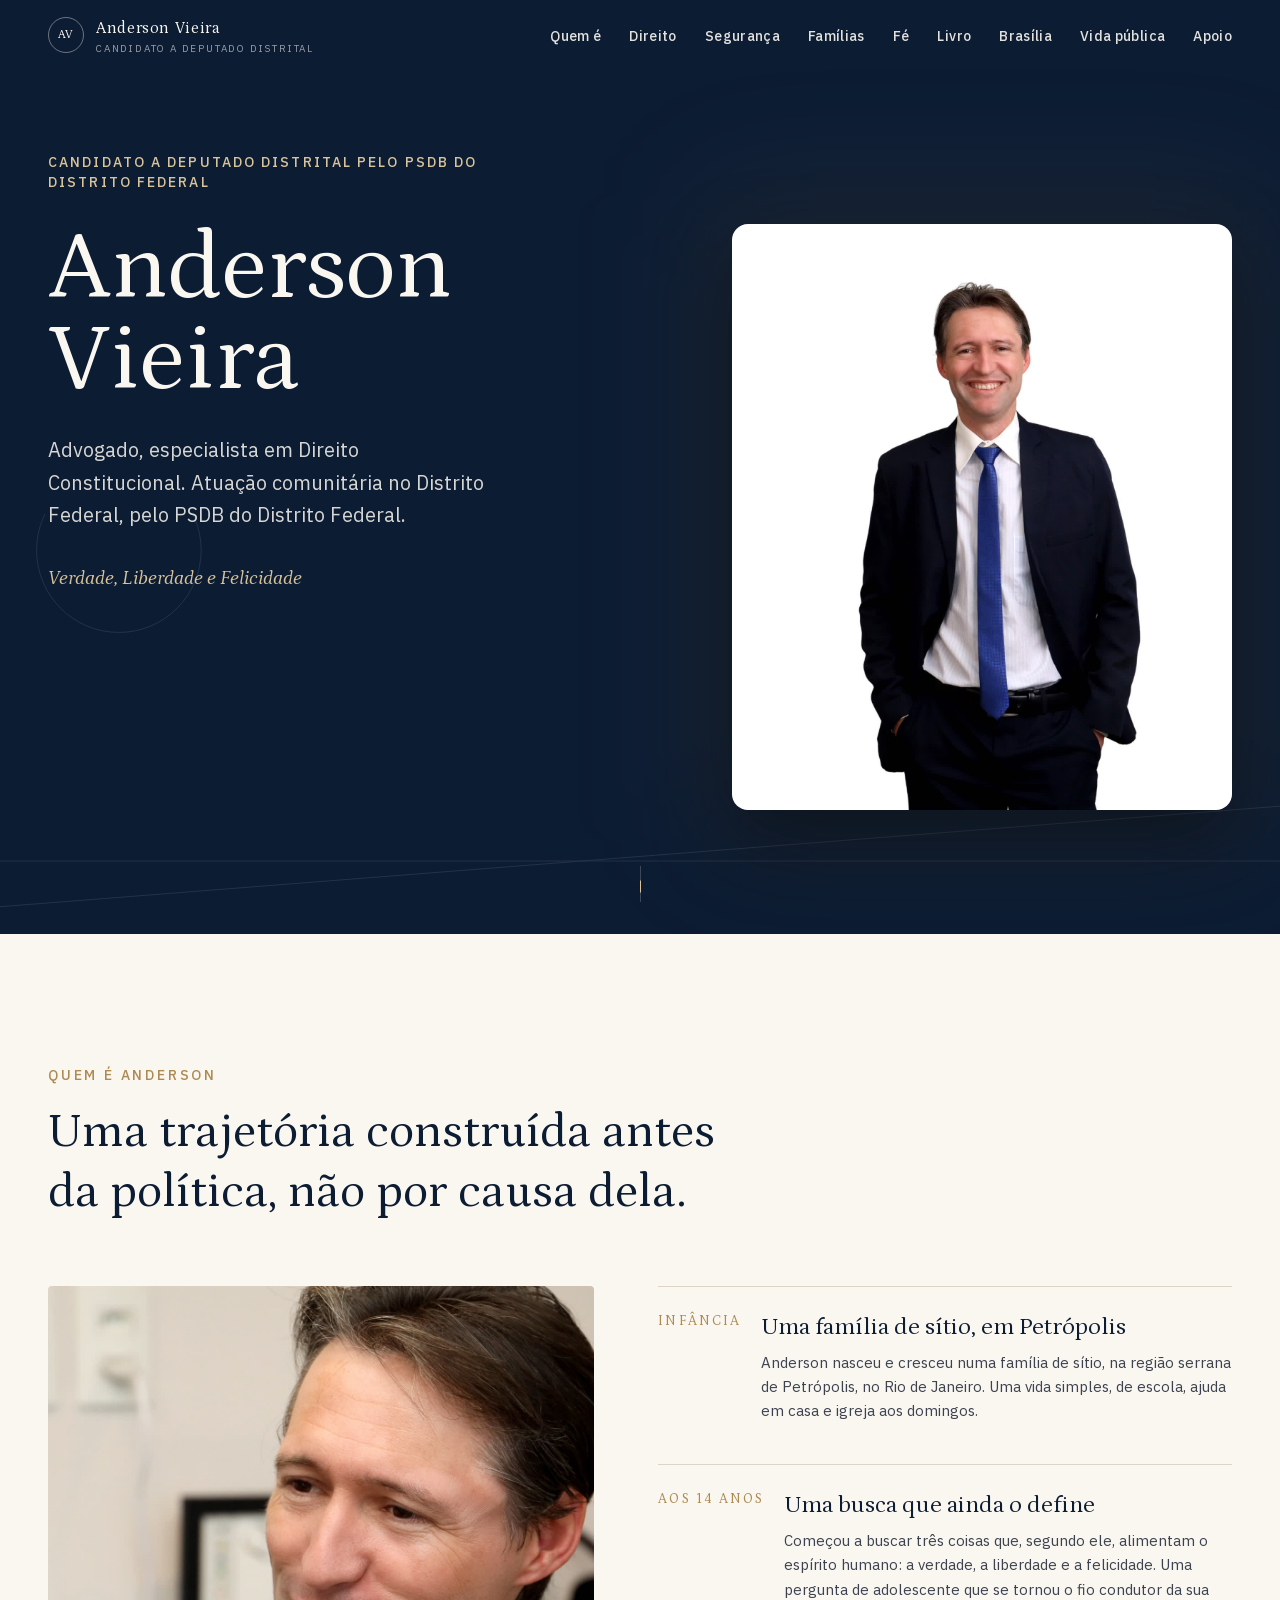
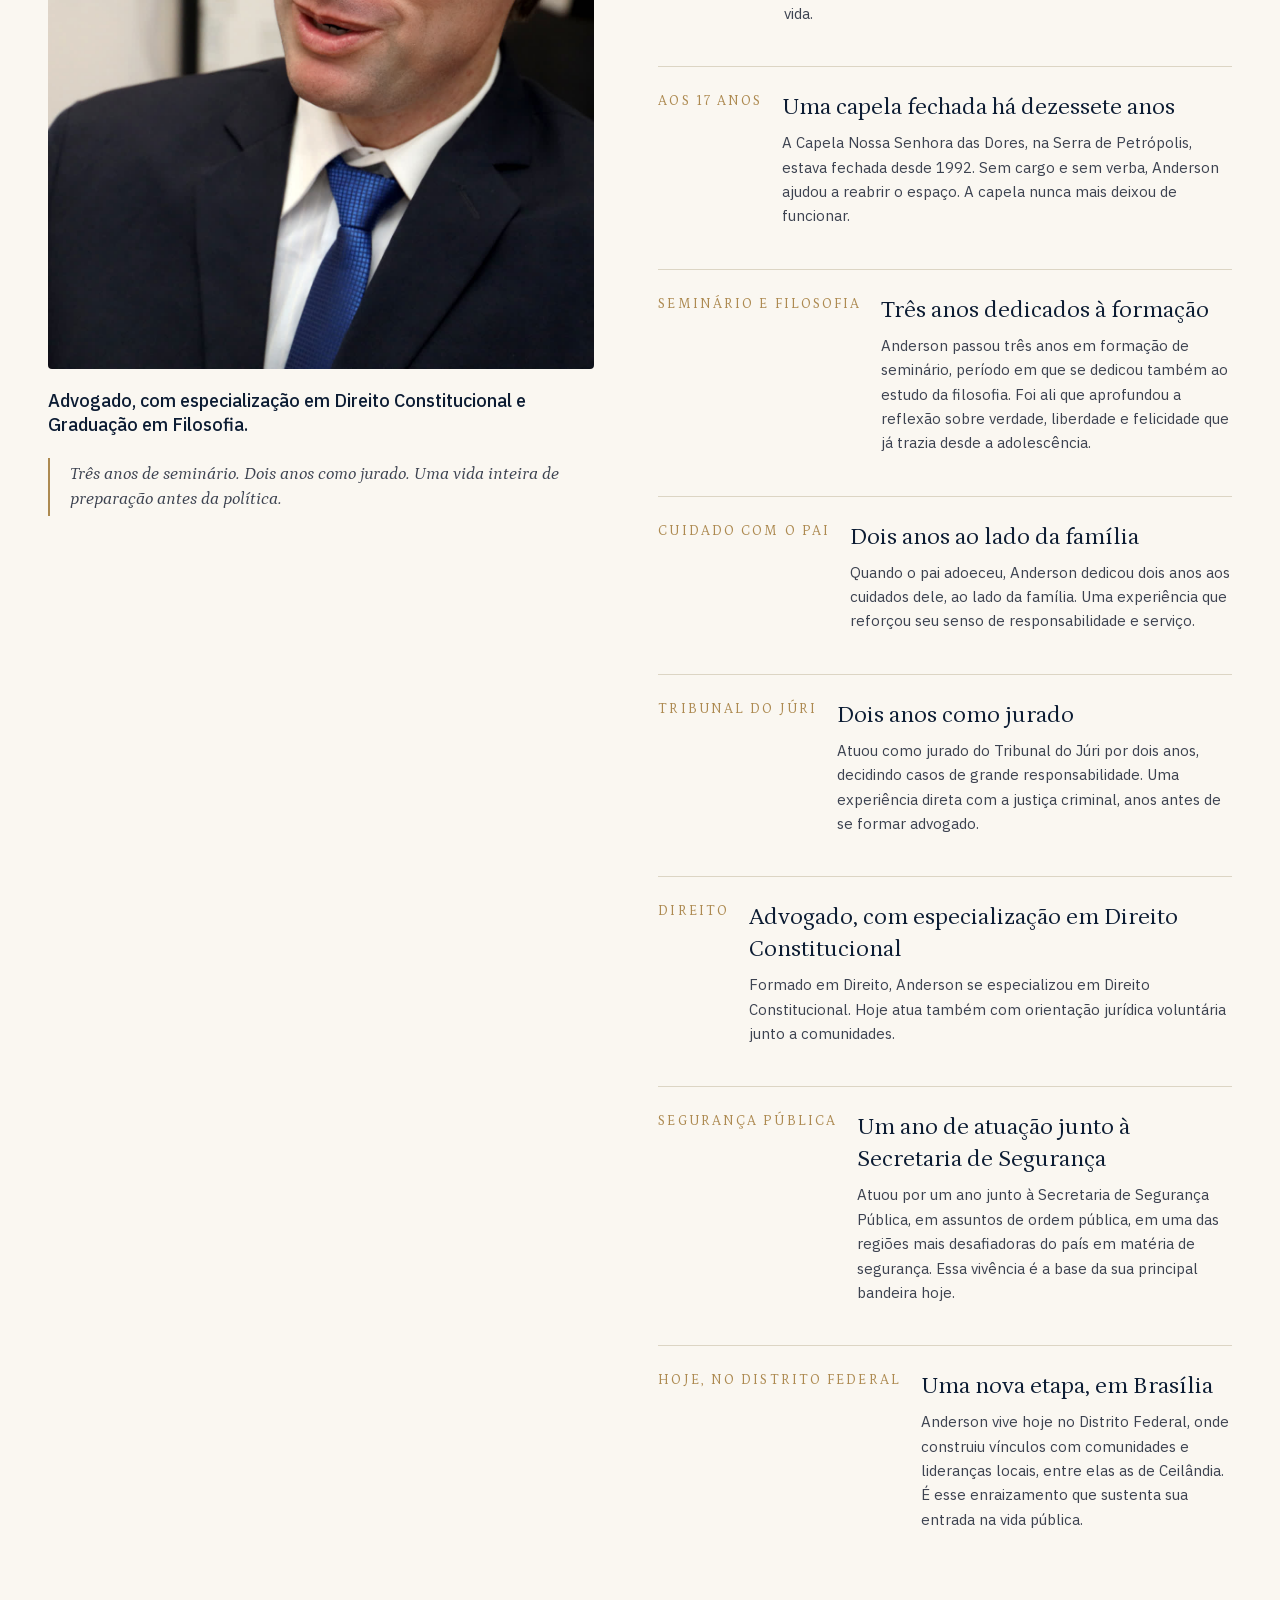
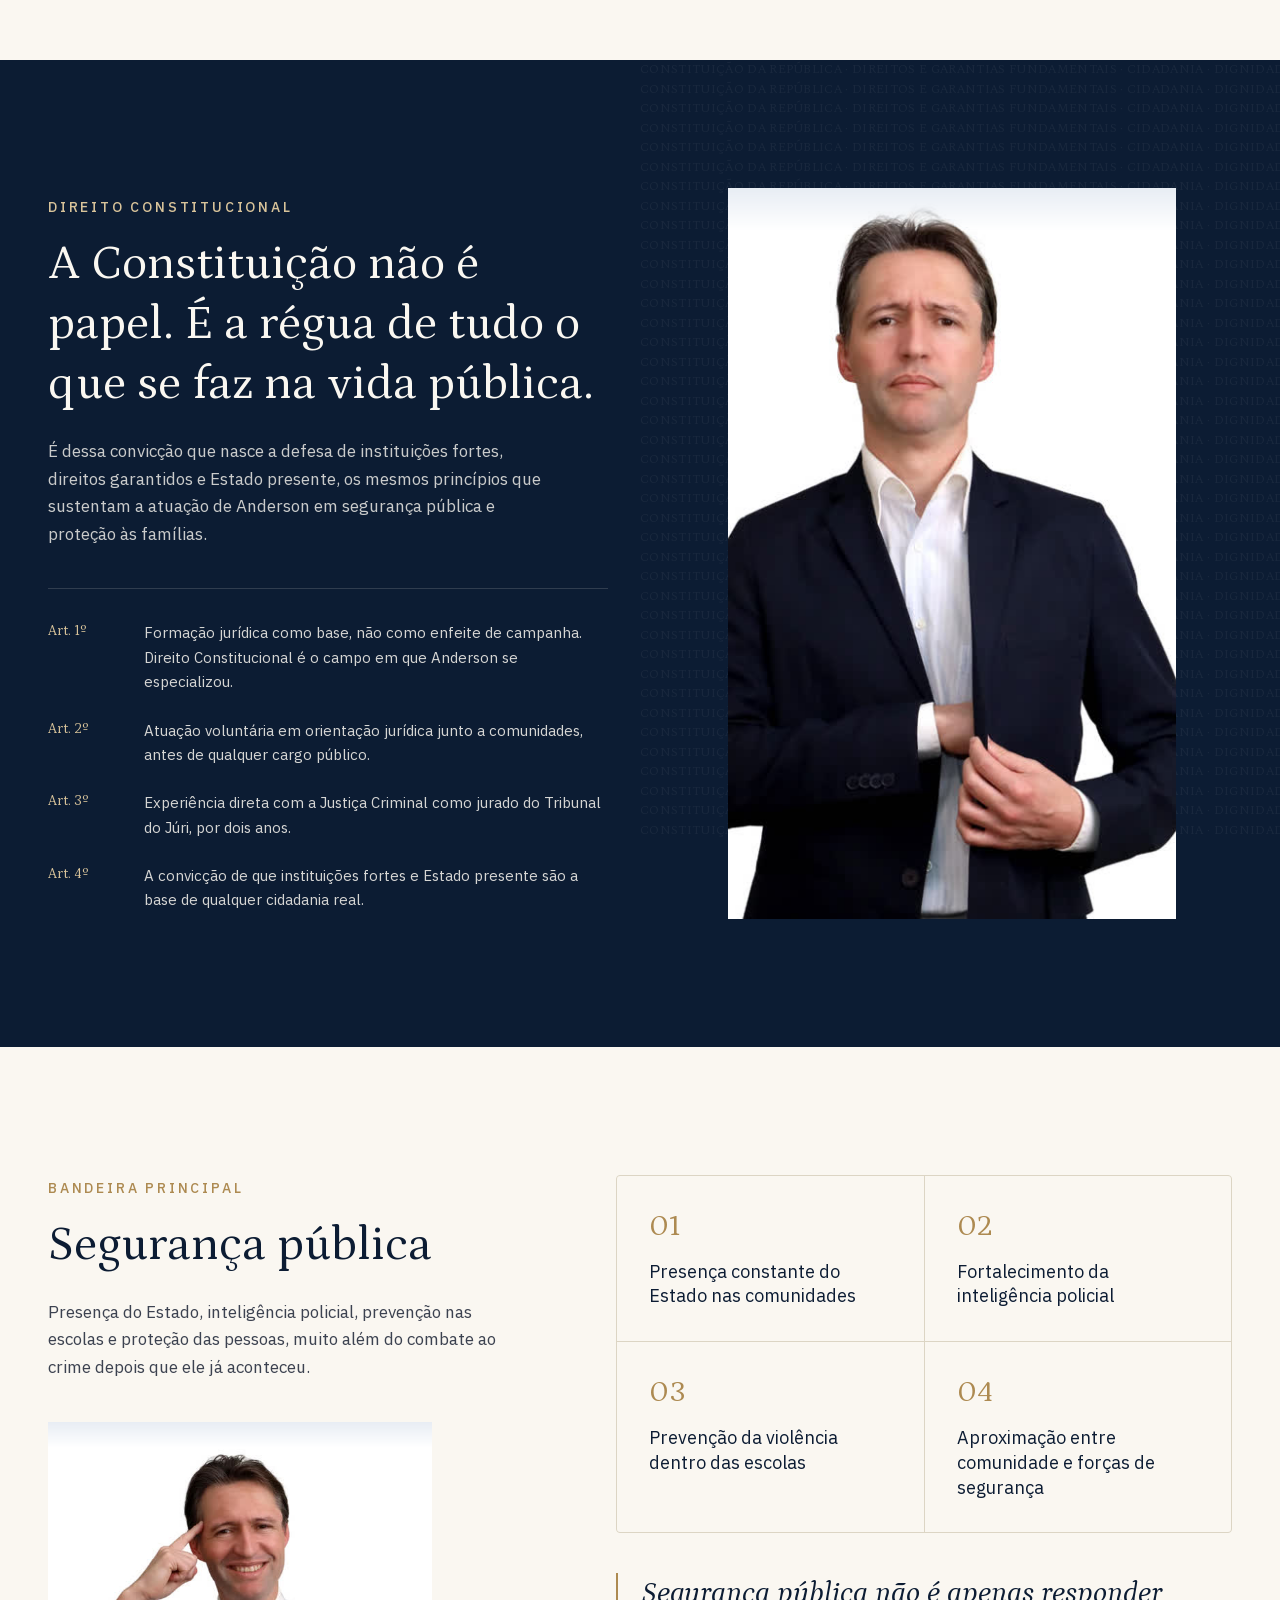
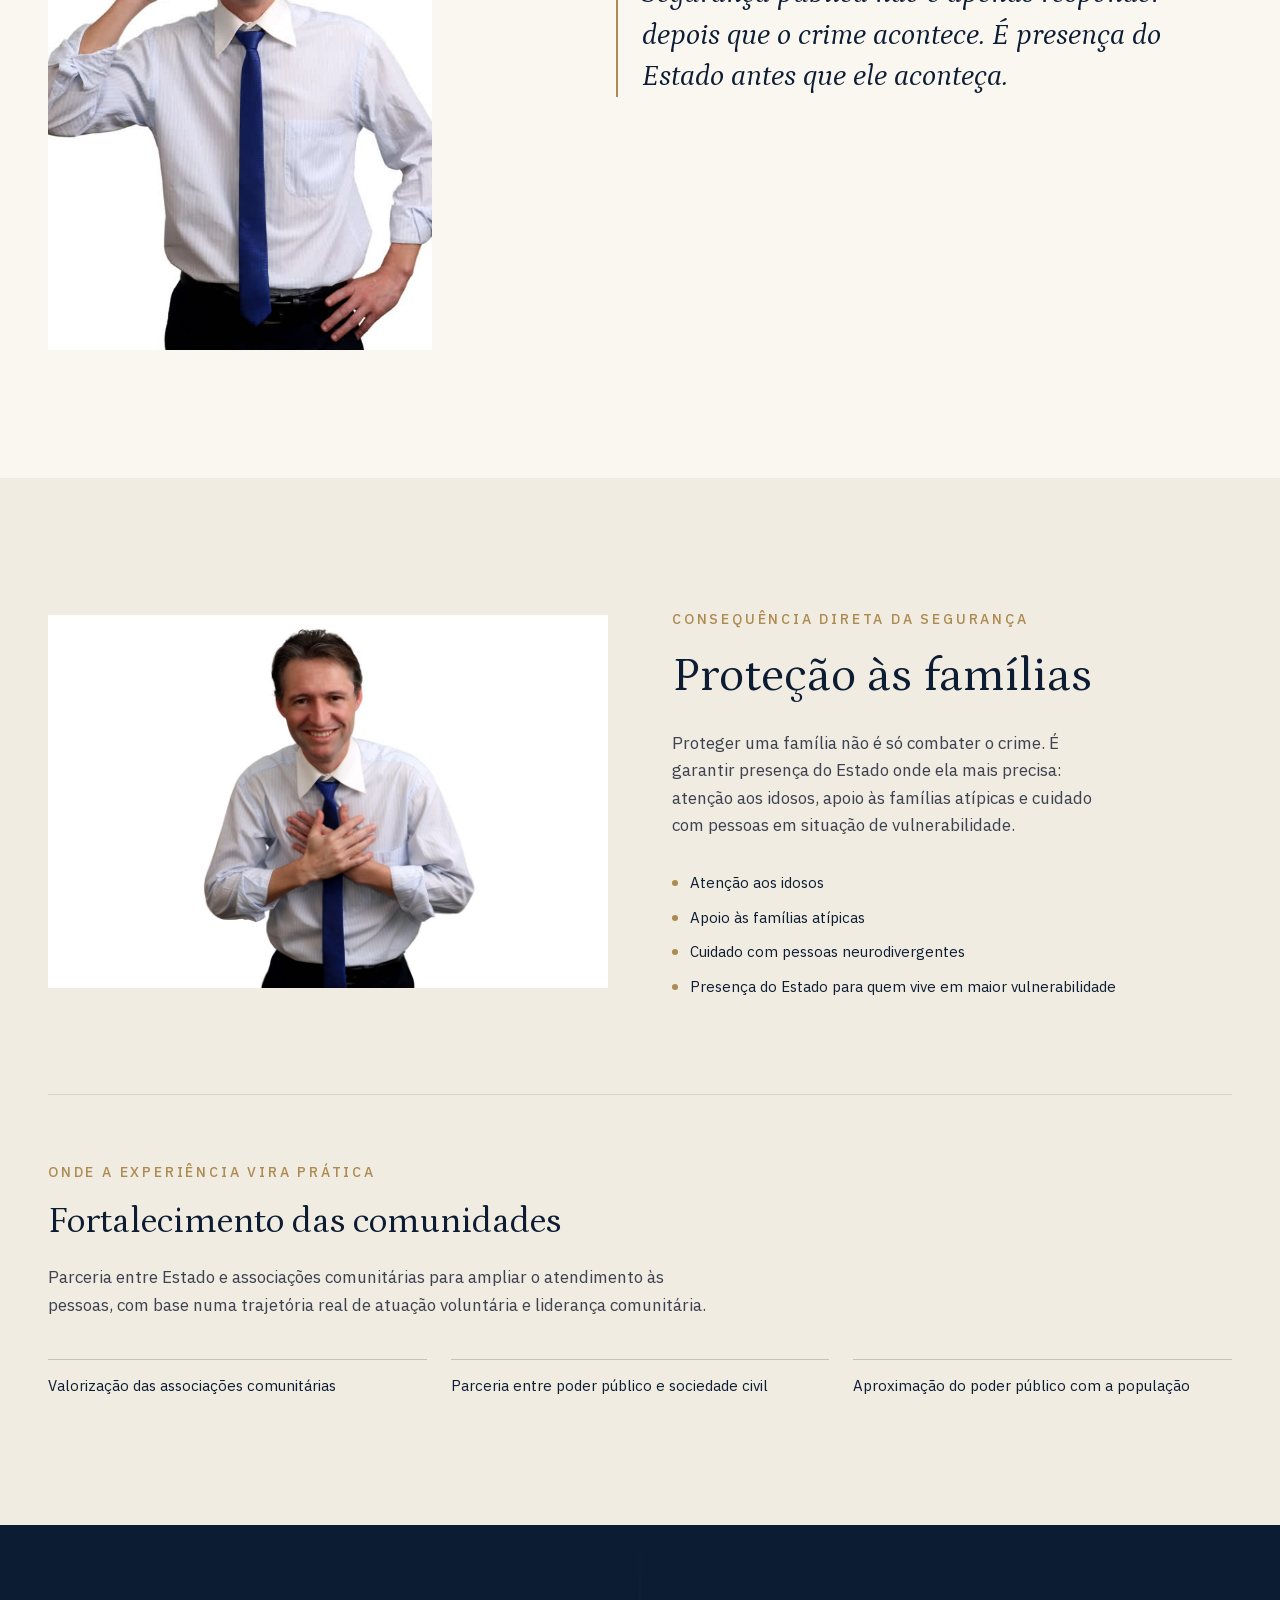
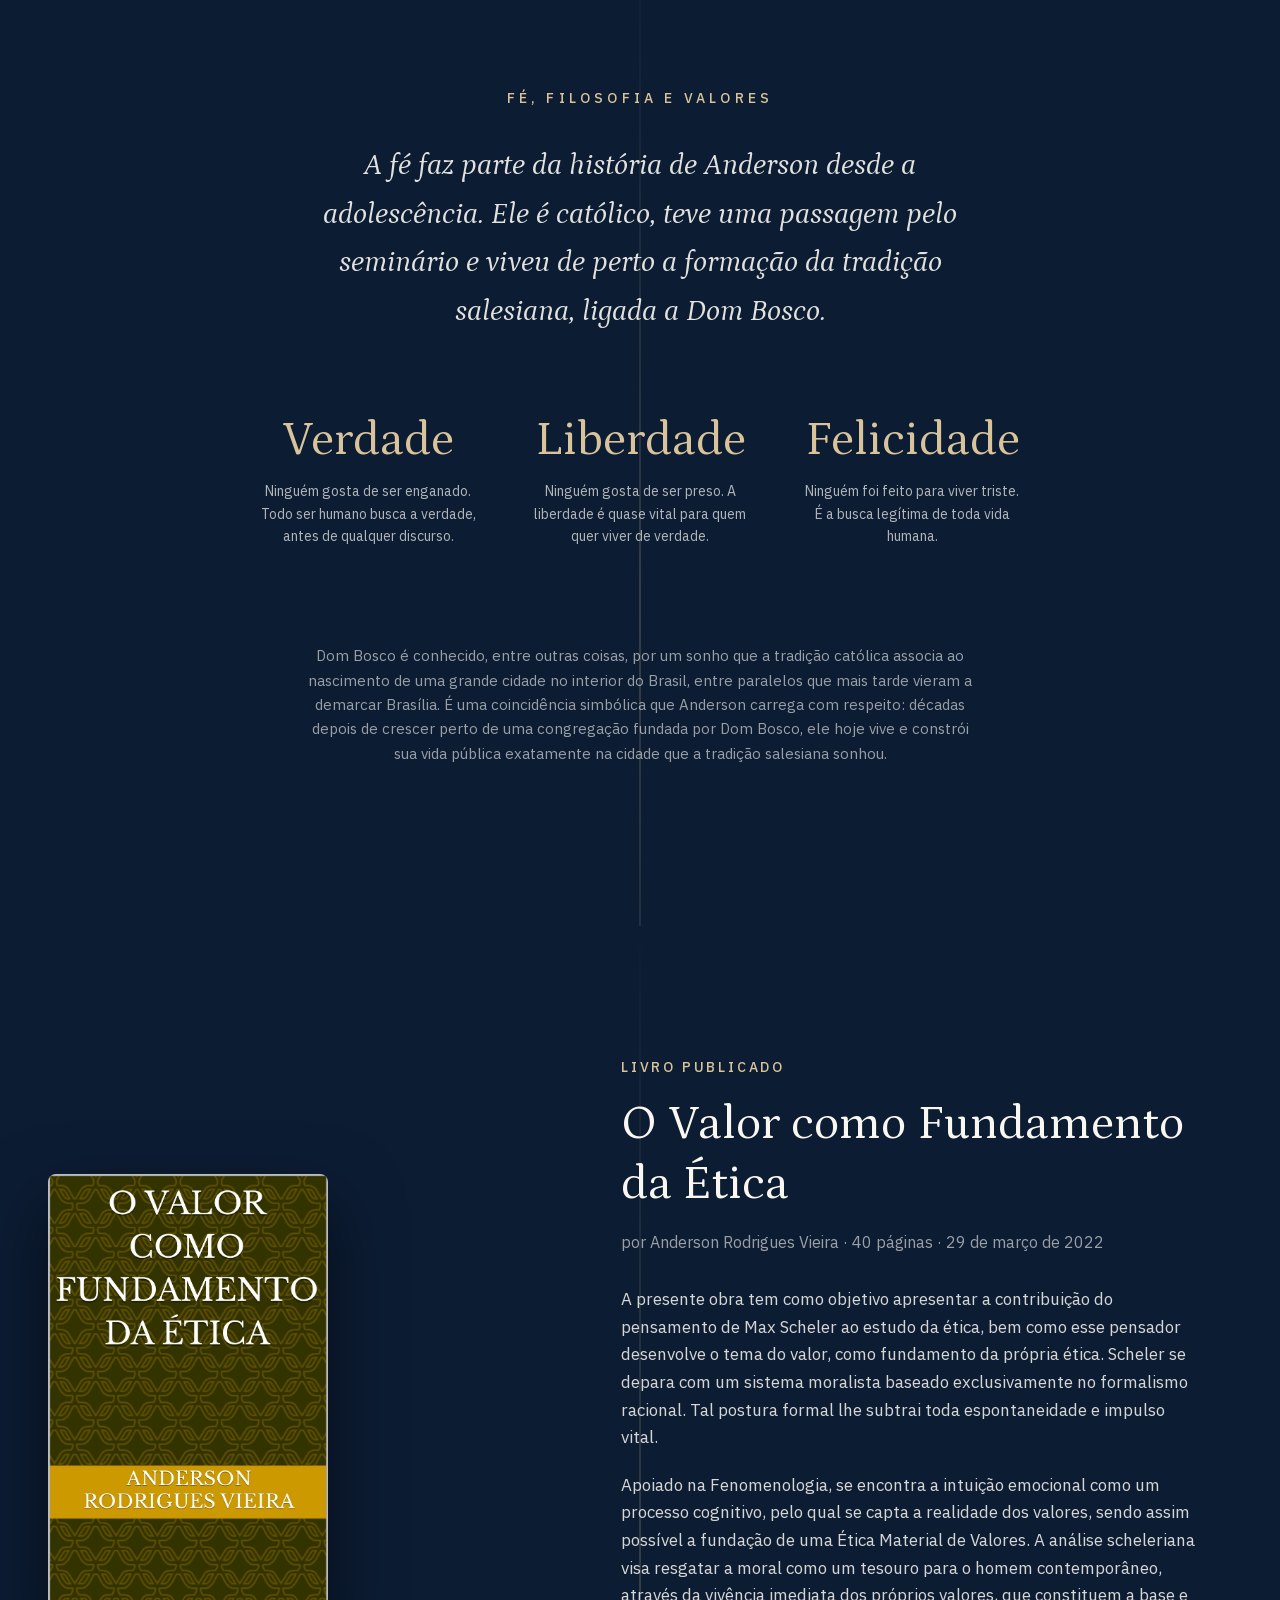
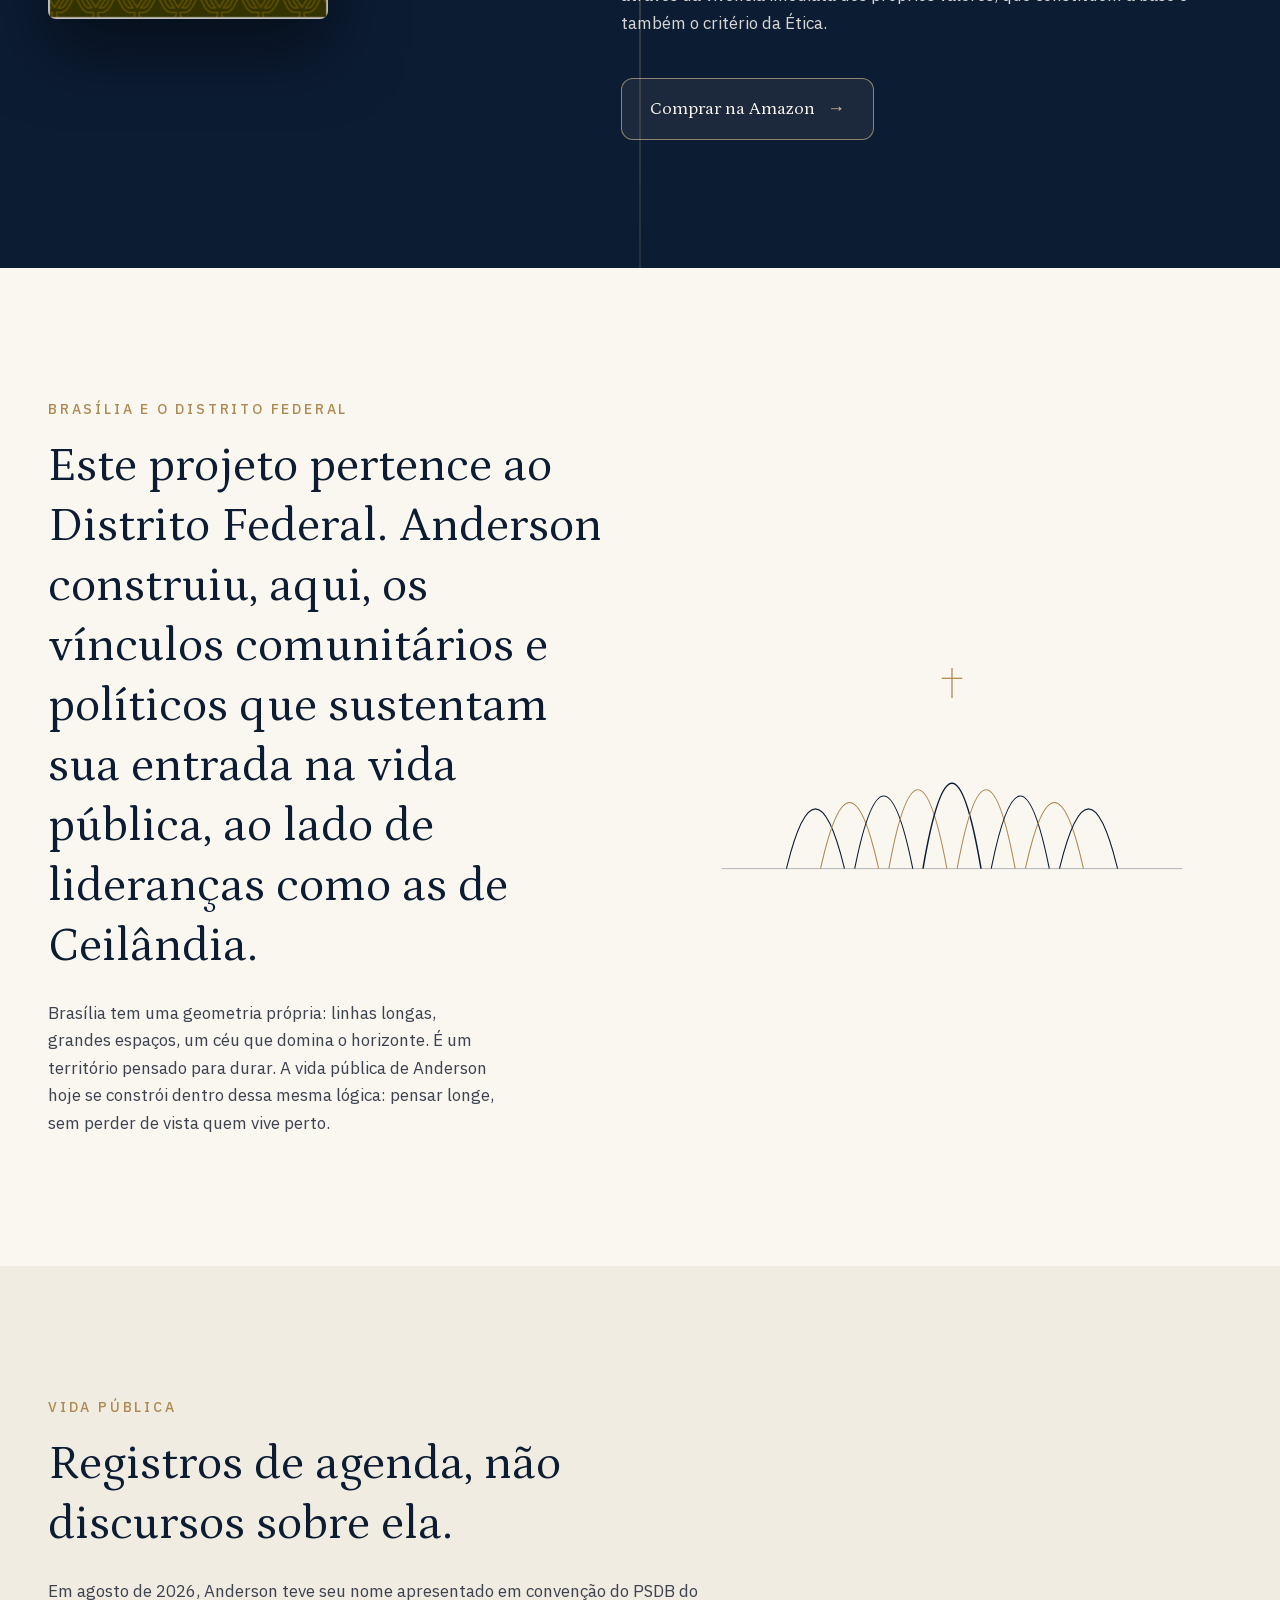
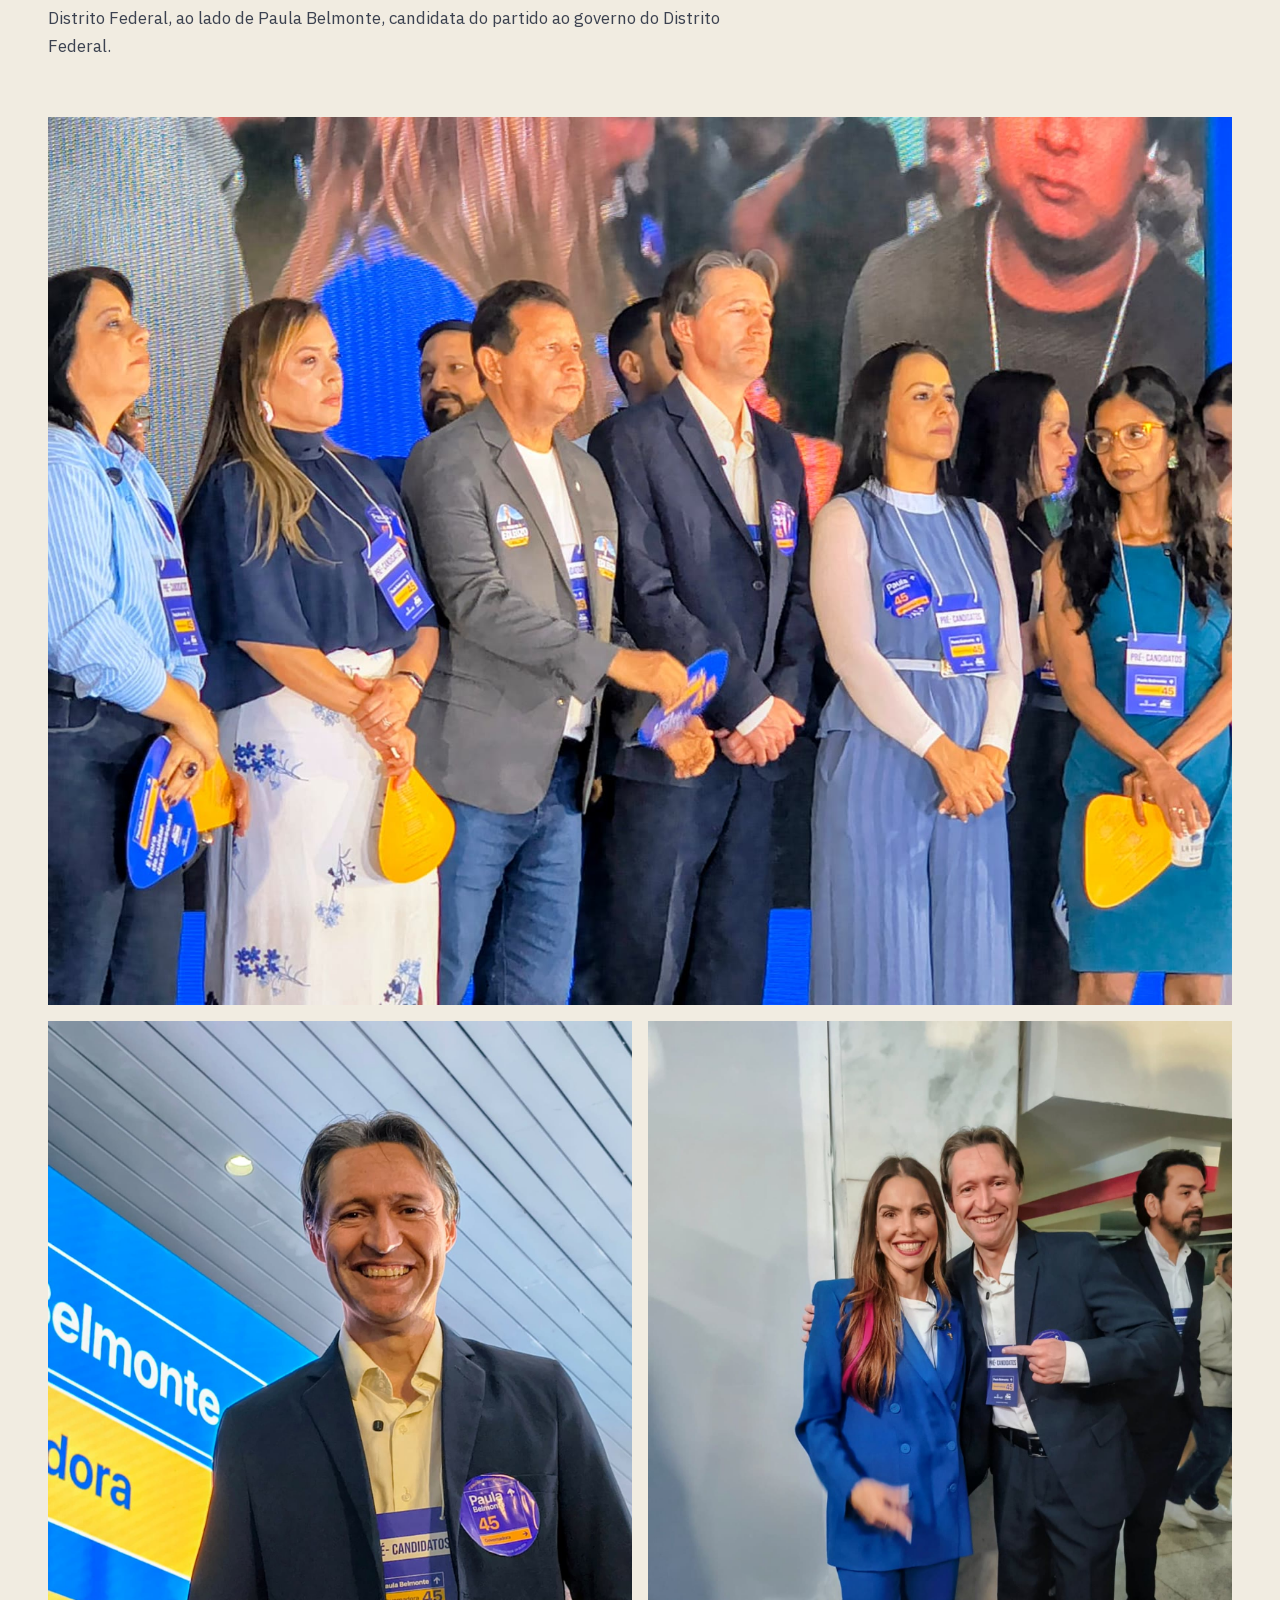
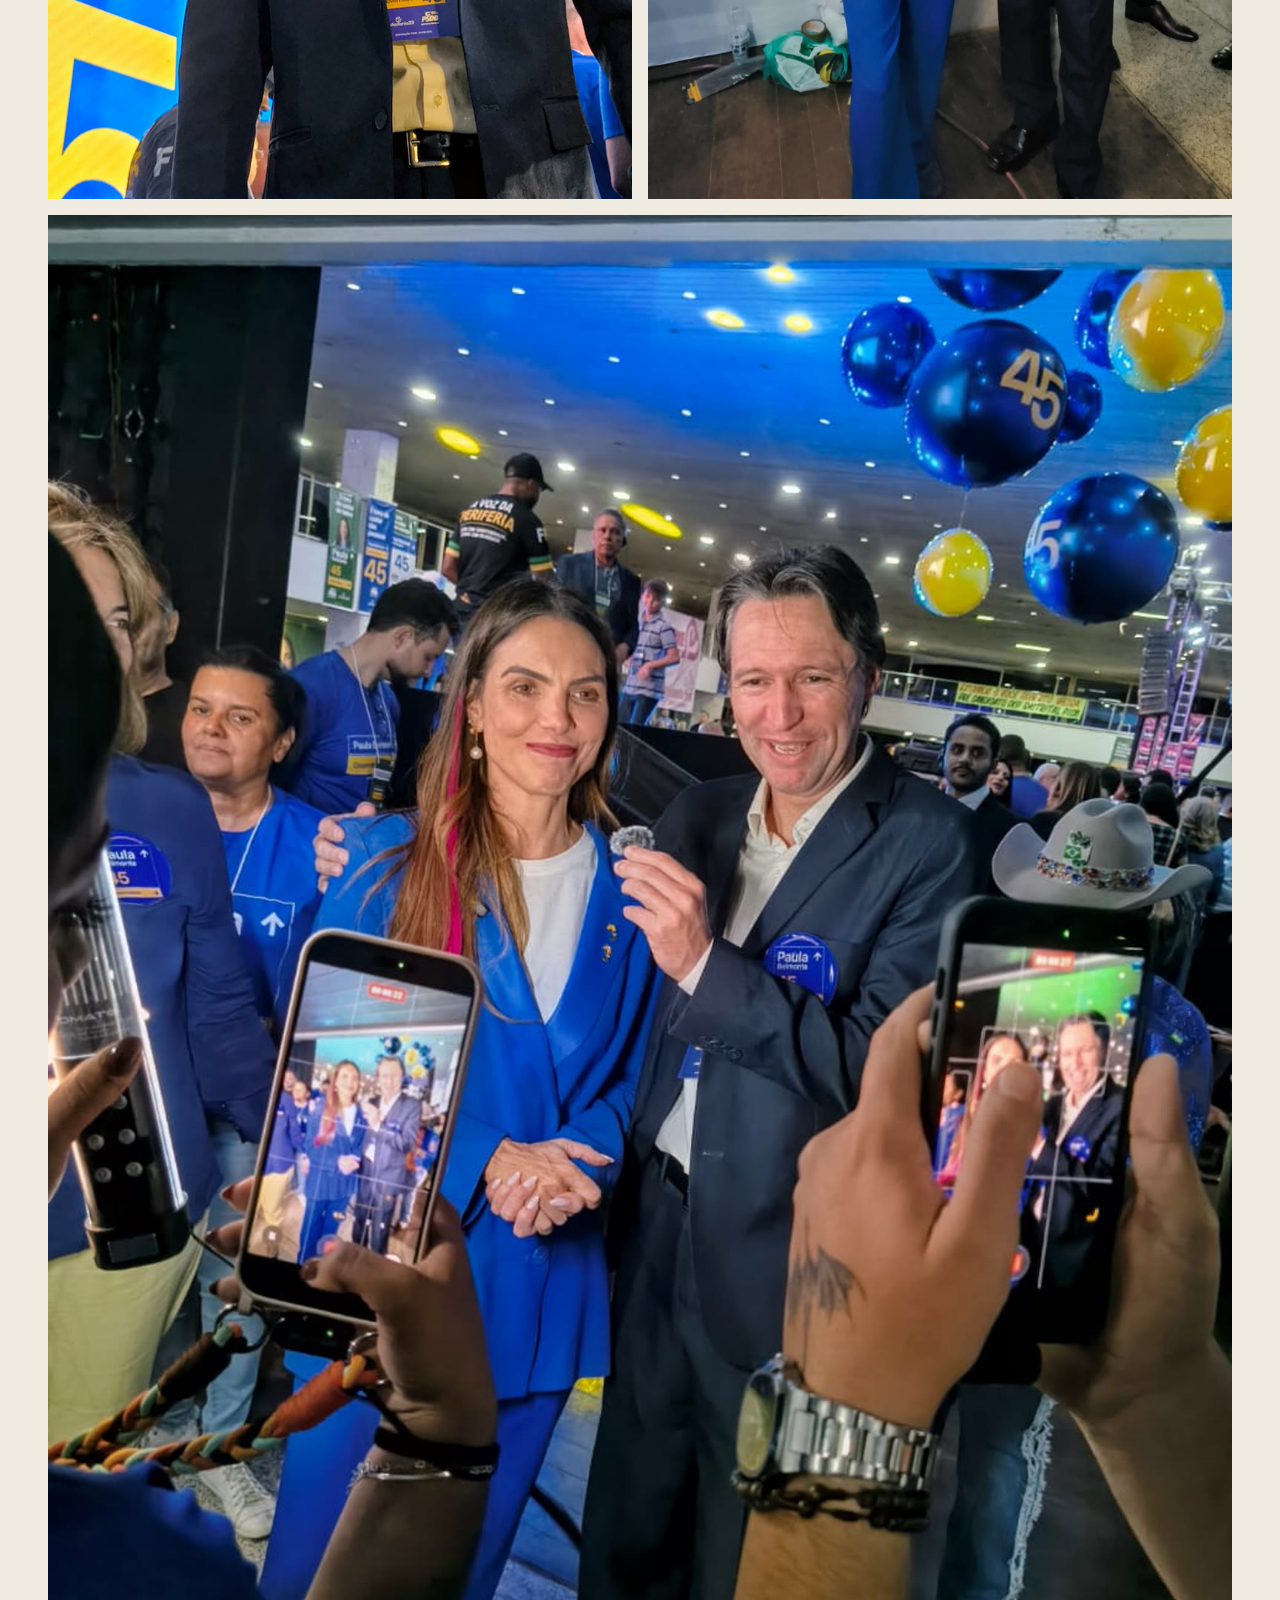
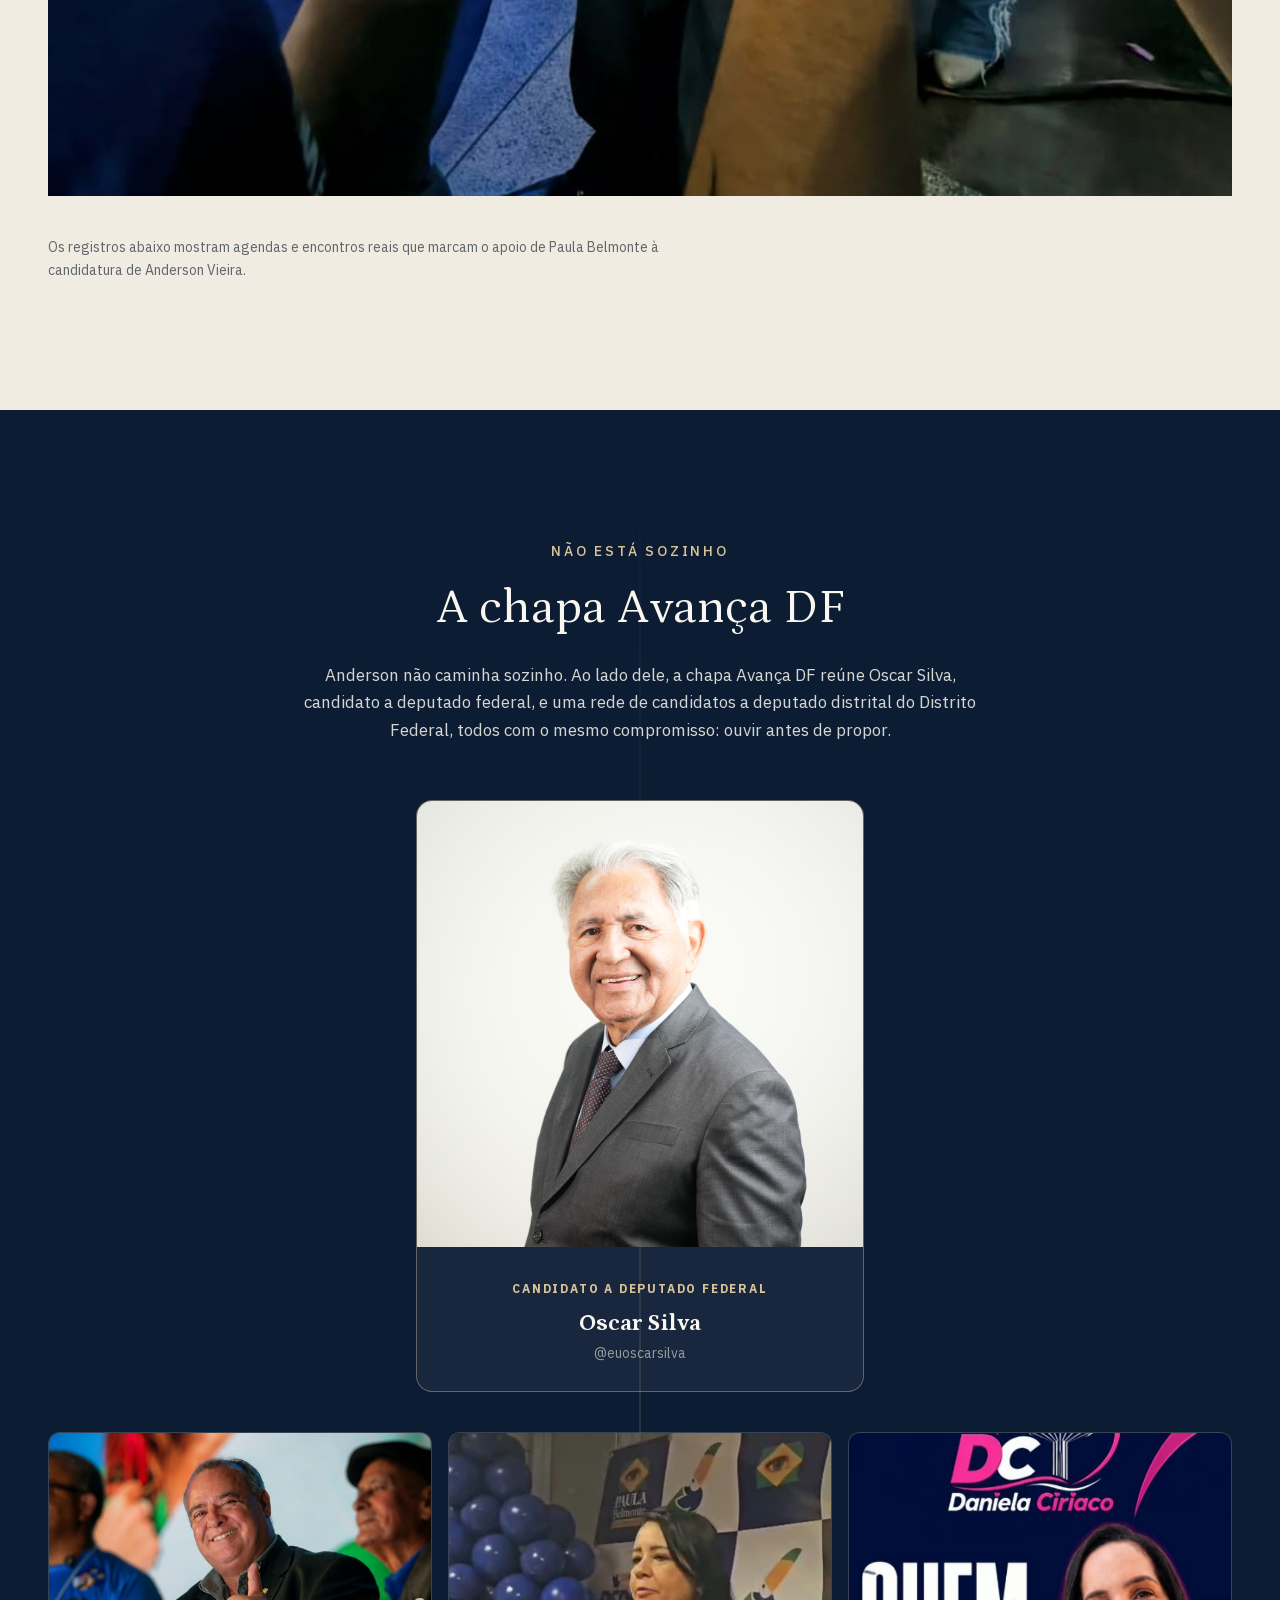
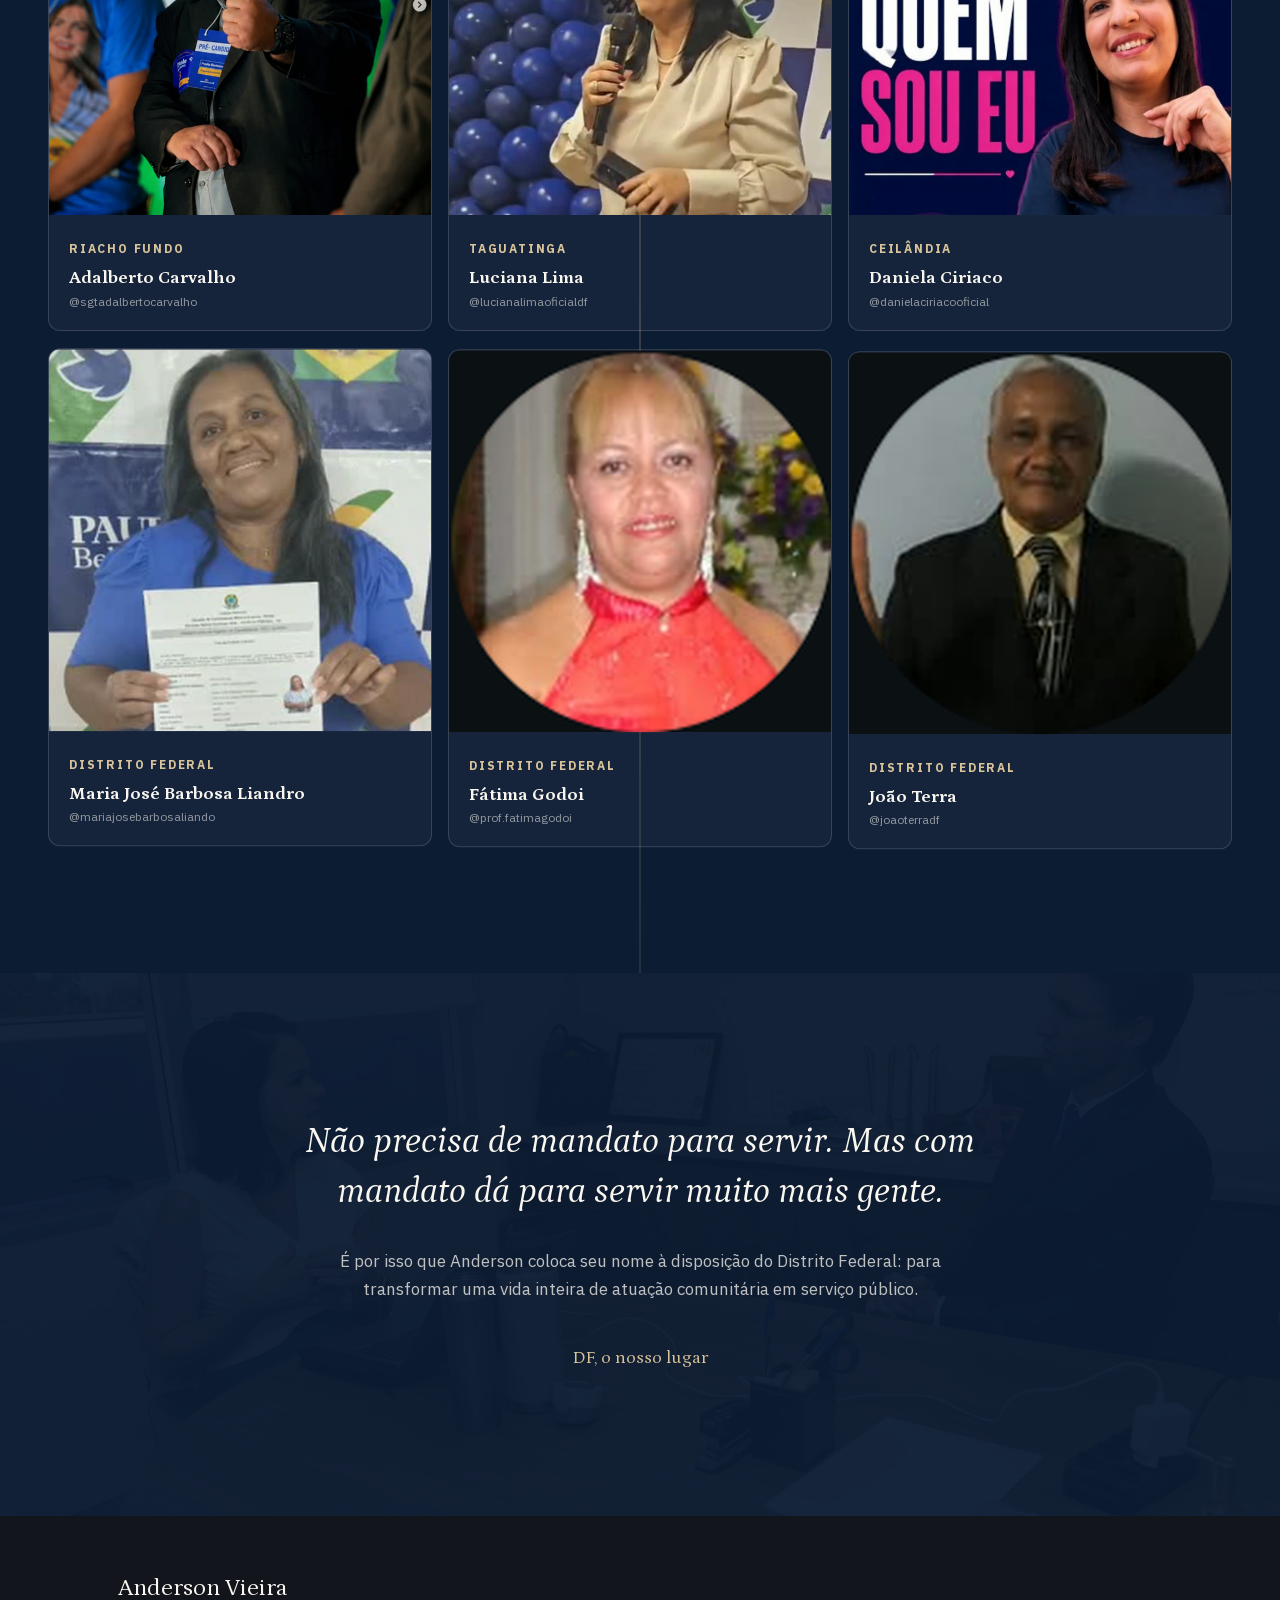
<file: index.html>
<!DOCTYPE html><html lang="pt-BR" class="petrona_6bf49ef8-module__xru-FG__variable ibm_plex_sans_3ef6c49b-module__oGlfra__variable h-full antialiased"><head><meta charSet="utf-8"/><meta name="viewport" content="width=device-width, initial-scale=1"/><link rel="preload" href="/_next/static/media/03fc1b4a8d284b5e-s.p.0wiir8udbzjvx.woff2" as="font" crossorigin="" type="font/woff2"/><link rel="preload" href="/_next/static/media/2aeed2bd2aff4ccd-s.p.3aibo0fea9uod.woff2" as="font" crossorigin="" type="font/woff2"/><link rel="preload" href="/_next/static/media/9254db10a3b4f046-s.p.1s8vjit5iynwh.woff2" as="font" crossorigin="" type="font/woff2"/><link rel="preload" as="image" href="/images/hero-anderson-mobile.jpg"/><link rel="preload" as="image" href="/images/hero-anderson.jpg"/><link rel="preload" as="image" href="/images/oscar-silva.jpg"/><link rel="stylesheet" href="/_next/static/chunks/1xdvwnz39bw9m.css" data-precedence="next"/><link rel="preload" as="script" fetchPriority="low" href="/_next/static/chunks/3s6nzrbk-8mnv.js"/><script src="/_next/static/chunks/0y-dctk-kmqss.js" async=""></script><script src="/_next/static/chunks/4561u0v7ysn3r.js" async=""></script><script src="/_next/static/chunks/3fml8gzzxf3lg.js" async=""></script><script src="/_next/static/chunks/turbopack-1mezxopu9exfj.js" async=""></script><script src="/_next/static/chunks/1zkm-_y69l2he.js" async="" crossorigin=""></script><script src="/_next/static/chunks/1i14r08ki9mo6.js" async="" crossorigin=""></script><script src="/_next/static/chunks/1scb7v_fbj8i4.js" async="" crossorigin=""></script><title>Anderson Vieira | Advogado, Direito Constitucional e vida pública no DF</title><meta name="description" content="Advogado especialista em Direito Constitucional, com atuação comunitária no Distrito Federal. Verdade, Liberdade e Felicidade."/><meta name="robots" content="index, follow"/><meta property="og:title" content="Anderson Vieira"/><meta property="og:description" content="Advogado especialista em Direito Constitucional, com atuação comunitária no Distrito Federal."/><meta property="og:locale" content="pt_BR"/><meta property="og:image" content="https://andersonvieiradf.site/images/hero-anderson.jpg"/><meta property="og:type" content="website"/><meta name="twitter:card" content="summary_large_image"/><meta name="twitter:title" content="Anderson Vieira"/><meta name="twitter:description" content="Advogado especialista em Direito Constitucional, com atuação comunitária no Distrito Federal."/><meta name="twitter:image" content="https://andersonvieiradf.site/images/hero-anderson.jpg"/><link rel="icon" href="/favicon.ico?favicon.2vob68tjqpejf.ico" sizes="256x256" type="image/x-icon"/><link rel="icon" href="/icon.svg?icon.2_e9epccjwxla.svg" sizes="any" type="image/svg+xml"/><meta name="next-size-adjust" content=""/><script src="/_next/static/chunks/0cz1d0mv5g_q7.js" noModule=""></script></head><body class="min-h-full flex flex-col bg-paper text-ink"><div hidden=""><!--$--><!--/$--></div><header class="fixed inset-x-0 top-0 isolate z-[100] transition-colors duration-300 bg-transparent"><nav class="mx-auto flex max-w-[1400px] items-center justify-between px-6 py-4 sm:px-8 lg:px-12"><a href="#topo" class="flex items-center gap-3 transition-colors text-paper"><span class="flex h-9 w-9 shrink-0 items-center justify-center rounded-full border font-display text-xs tracking-[0.05em] border-paper/40 text-paper" aria-hidden="true">AV</span><span class="flex flex-col leading-none"><span class="font-display text-base tracking-[0.04em]">Anderson Vieira</span><span class="mt-1 whitespace-nowrap text-[9px] uppercase tracking-[0.14em] sm:text-[10px] sm:tracking-[0.18em] text-paper/60">Candidato a Deputado Distrital</span></span></a><ul class="hidden items-center gap-7 lg:flex"><li><a href="#quem-e" class="text-sm font-medium tracking-wide transition-colors hover:text-gold text-paper/90">Quem é</a></li><li><a href="#direito" class="text-sm font-medium tracking-wide transition-colors hover:text-gold text-paper/90">Direito</a></li><li><a href="#seguranca" class="text-sm font-medium tracking-wide transition-colors hover:text-gold text-paper/90">Segurança</a></li><li><a href="#familias" class="text-sm font-medium tracking-wide transition-colors hover:text-gold text-paper/90">Famílias</a></li><li><a href="#fe" class="text-sm font-medium tracking-wide transition-colors hover:text-gold text-paper/90">Fé</a></li><li><a href="#livro" class="text-sm font-medium tracking-wide transition-colors hover:text-gold text-paper/90">Livro</a></li><li><a href="#brasilia" class="text-sm font-medium tracking-wide transition-colors hover:text-gold text-paper/90">Brasília</a></li><li><a href="#vida-publica" class="text-sm font-medium tracking-wide transition-colors hover:text-gold text-paper/90">Vida pública</a></li><li><a href="#apoio" class="text-sm font-medium tracking-wide transition-colors hover:text-gold text-paper/90">Apoio</a></li></ul><button type="button" aria-expanded="false" aria-controls="menu-mobile" aria-label="Abrir menu" class="relative flex h-10 w-10 shrink-0 flex-col items-center justify-center gap-1.5 lg:hidden"><span class="block h-px w-6 transition-all duration-300 bg-paper"></span><span class="block h-px w-6 transition-all duration-300 bg-paper"></span></button></nav></header><div id="menu-mobile" aria-hidden="true" style="top:72px;height:calc(100dvh - 72px)" class="fixed inset-x-0 isolate z-[90] bg-navy transition-opacity duration-300 lg:hidden pointer-events-none opacity-0"><ul class="flex h-full flex-col overflow-y-auto px-6 py-8"><li class="border-b border-paper/15"><a href="#quem-e" class="block py-4 font-display text-2xl text-paper">Quem é</a></li><li class="border-b border-paper/15"><a href="#direito" class="block py-4 font-display text-2xl text-paper">Direito</a></li><li class="border-b border-paper/15"><a href="#seguranca" class="block py-4 font-display text-2xl text-paper">Segurança</a></li><li class="border-b border-paper/15"><a href="#familias" class="block py-4 font-display text-2xl text-paper">Famílias</a></li><li class="border-b border-paper/15"><a href="#fe" class="block py-4 font-display text-2xl text-paper">Fé</a></li><li class="border-b border-paper/15"><a href="#livro" class="block py-4 font-display text-2xl text-paper">Livro</a></li><li class="border-b border-paper/15"><a href="#brasilia" class="block py-4 font-display text-2xl text-paper">Brasília</a></li><li class="border-b border-paper/15"><a href="#vida-publica" class="block py-4 font-display text-2xl text-paper">Vida pública</a></li><li class="border-b border-paper/15"><a href="#apoio" class="block py-4 font-display text-2xl text-paper">Apoio</a></li></ul></div><main class="flex-1"><section id="topo" class="relative flex min-h-[100svh] flex-col overflow-hidden bg-navy pt-24"><svg class="pointer-events-none absolute inset-x-0 bottom-0 h-[45%] w-full opacity-[0.1]" viewBox="0 0 1400 500" preserveAspectRatio="xMidYMax slice" aria-hidden="true"><line x1="0" y1="420" x2="1400" y2="420" stroke="#fff" stroke-width="1"></line><line x1="0" y1="470" x2="1400" y2="360" stroke="#fff" stroke-width="1"></line><circle cx="130" cy="80" r="90" stroke="#fff" stroke-width="1" fill="none"></circle></svg><div class="mx-auto w-full px-6 sm:px-8 lg:px-12 max-w-[1400px] relative z-10 flex flex-1 flex-col justify-center py-8 sm:py-14"><p class="order-4 mt-5 max-w-md text-xs font-medium uppercase tracking-[0.15em] text-gold-soft sm:text-sm lg:order-none lg:mb-8 lg:mt-0" style="opacity:0;transform:translateY(16px)">Candidato a Deputado Distrital pelo PSDB do Distrito Federal</p><div class="grid w-full items-start gap-8 lg:grid-cols-[1fr_1fr] lg:gap-10"><div class="order-2 flex flex-col lg:order-none"><h1 class="order-1 font-display text-6xl leading-[0.95] text-paper sm:text-7xl lg:text-[5.5rem] xl:text-8xl" style="opacity:0;transform:translateY(24px)">Anderson<br/>Vieira</h1><p class="order-2 mt-5 max-w-md text-lg leading-relaxed text-paper/85 sm:text-xl lg:mt-7" style="opacity:0;transform:translateY(16px)">Advogado, especialista em Direito Constitucional. Atuação comunitária no Distrito Federal, pelo <!-- -->PSDB do Distrito Federal<!-- -->.</p><p class="order-3 mt-5 font-display text-lg italic text-gold-soft sm:text-xl lg:mt-8" style="opacity:0">Verdade, Liberdade e Felicidade</p></div><div class="relative order-1 mx-auto w-full max-w-[320px] lg:order-none lg:mx-0 lg:ml-auto lg:max-w-[500px]" style="opacity:0;transform:translateY(20px)"><div class="absolute -inset-8 rounded-[2rem] bg-gold/10 blur-3xl" aria-hidden="true"></div><div class="relative overflow-hidden rounded-2xl bg-navy shadow-[0_24px_60px_rgba(0,0,0,0.4)] lg:hidden"><img alt="Anderson Vieira, advogado, sorrindo" width="900" height="754" decoding="async" data-nimg="1" class="w-full object-cover" style="color:transparent" src="/images/hero-anderson-mobile.jpg"/></div><div class="relative hidden overflow-hidden rounded-2xl bg-navy shadow-[0_30px_80px_rgba(0,0,0,0.45)] lg:block"><img alt="Anderson Vieira, advogado, sorrindo" width="1400" height="1640" decoding="async" data-nimg="1" class="w-full object-cover" style="color:transparent" src="/images/hero-anderson.jpg"/></div></div></div></div><div aria-hidden="true" class="relative z-10 mx-auto mb-8 flex flex-col items-center gap-2 text-paper/60"><span class="h-9 w-[1px] overflow-hidden bg-paper/20"><span class="block h-3 w-full bg-gold-soft" style="transform:translateY(-12px)"></span></span></div></section><section id="quem-e" class="bg-paper py-24 sm:py-32"><div class="mx-auto w-full px-6 sm:px-8 lg:px-12 max-w-[1400px]"><div style="opacity:0;transform:translateY(24px)"><span class="text-sm font-medium uppercase tracking-[0.2em] text-gold">Quem é Anderson</span><h2 class="mt-4 max-w-2xl font-display text-4xl leading-tight text-navy sm:text-5xl">Uma trajetória construída antes da política, não por causa dela.</h2></div><div class="mt-16 grid gap-12 lg:grid-cols-[1fr_1.05fr] lg:gap-16"><div style="opacity:0;transform:translateY(24px)"><div class="lg:sticky lg:top-28"><div class="overflow-hidden rounded-sm bg-navy-tint"><img alt="Anderson Vieira em conversa, ambiente natural de escritório" loading="lazy" width="1200" height="1500" decoding="async" data-nimg="1" class="h-auto w-full object-cover" style="color:transparent" src="/images/about-natural.jpg"/></div><p class="mt-5 text-lg font-medium leading-snug text-navy">Advogado, com especialização em Direito Constitucional e Graduação em Filosofia.</p><p class="mt-5 border-l-2 border-gold py-1 pl-5 font-display text-lg italic leading-snug text-ink-soft">Três anos de seminário. Dois anos como jurado. Uma vida inteira de preparação antes da política.</p></div></div><ol class="flex flex-col gap-10"><div style="opacity:0;transform:translateY(24px)"><li class="grid grid-cols-[auto_1fr] gap-x-5 gap-y-2 border-t border-line pt-6"><span class="col-span-2 font-display text-sm uppercase tracking-[0.15em] text-gold sm:col-span-1">Infância</span><div class="col-span-2 sm:col-span-1"><h3 class="font-display text-2xl text-navy">Uma família de sítio, em Petrópolis</h3><p class="mt-2 text-[15px] leading-relaxed text-ink-soft">Anderson nasceu e cresceu numa família de sítio, na região serrana de Petrópolis, no Rio de Janeiro. Uma vida simples, de escola, ajuda em casa e igreja aos domingos.</p></div></li></div><div style="opacity:0;transform:translateY(24px)"><li class="grid grid-cols-[auto_1fr] gap-x-5 gap-y-2 border-t border-line pt-6"><span class="col-span-2 font-display text-sm uppercase tracking-[0.15em] text-gold sm:col-span-1">Aos 14 anos</span><div class="col-span-2 sm:col-span-1"><h3 class="font-display text-2xl text-navy">Uma busca que ainda o define</h3><p class="mt-2 text-[15px] leading-relaxed text-ink-soft">Começou a buscar três coisas que, segundo ele, alimentam o espírito humano: a verdade, a liberdade e a felicidade. Uma pergunta de adolescente que se tornou o fio condutor da sua vida.</p></div></li></div><div style="opacity:0;transform:translateY(24px)"><li class="grid grid-cols-[auto_1fr] gap-x-5 gap-y-2 border-t border-line pt-6"><span class="col-span-2 font-display text-sm uppercase tracking-[0.15em] text-gold sm:col-span-1">Aos 17 anos</span><div class="col-span-2 sm:col-span-1"><h3 class="font-display text-2xl text-navy">Uma capela fechada há dezessete anos</h3><p class="mt-2 text-[15px] leading-relaxed text-ink-soft">A Capela Nossa Senhora das Dores, na Serra de Petrópolis, estava fechada desde 1992. Sem cargo e sem verba, Anderson ajudou a reabrir o espaço. A capela nunca mais deixou de funcionar.</p></div></li></div><div style="opacity:0;transform:translateY(24px)"><li class="grid grid-cols-[auto_1fr] gap-x-5 gap-y-2 border-t border-line pt-6"><span class="col-span-2 font-display text-sm uppercase tracking-[0.15em] text-gold sm:col-span-1">Seminário e filosofia</span><div class="col-span-2 sm:col-span-1"><h3 class="font-display text-2xl text-navy">Três anos dedicados à formação</h3><p class="mt-2 text-[15px] leading-relaxed text-ink-soft">Anderson passou três anos em formação de seminário, período em que se dedicou também ao estudo da filosofia. Foi ali que aprofundou a reflexão sobre verdade, liberdade e felicidade que já trazia desde a adolescência.</p></div></li></div><div style="opacity:0;transform:translateY(24px)"><li class="grid grid-cols-[auto_1fr] gap-x-5 gap-y-2 border-t border-line pt-6"><span class="col-span-2 font-display text-sm uppercase tracking-[0.15em] text-gold sm:col-span-1">Cuidado com o pai</span><div class="col-span-2 sm:col-span-1"><h3 class="font-display text-2xl text-navy">Dois anos ao lado da família</h3><p class="mt-2 text-[15px] leading-relaxed text-ink-soft">Quando o pai adoeceu, Anderson dedicou dois anos aos cuidados dele, ao lado da família. Uma experiência que reforçou seu senso de responsabilidade e serviço.</p></div></li></div><div style="opacity:0;transform:translateY(24px)"><li class="grid grid-cols-[auto_1fr] gap-x-5 gap-y-2 border-t border-line pt-6"><span class="col-span-2 font-display text-sm uppercase tracking-[0.15em] text-gold sm:col-span-1">Tribunal do Júri</span><div class="col-span-2 sm:col-span-1"><h3 class="font-display text-2xl text-navy">Dois anos como jurado</h3><p class="mt-2 text-[15px] leading-relaxed text-ink-soft">Atuou como jurado do Tribunal do Júri por dois anos, decidindo casos de grande responsabilidade. Uma experiência direta com a justiça criminal, anos antes de se formar advogado.</p></div></li></div><div style="opacity:0;transform:translateY(24px)"><li class="grid grid-cols-[auto_1fr] gap-x-5 gap-y-2 border-t border-line pt-6"><span class="col-span-2 font-display text-sm uppercase tracking-[0.15em] text-gold sm:col-span-1">Direito</span><div class="col-span-2 sm:col-span-1"><h3 class="font-display text-2xl text-navy">Advogado, com especialização em Direito Constitucional</h3><p class="mt-2 text-[15px] leading-relaxed text-ink-soft">Formado em Direito, Anderson se especializou em Direito Constitucional. Hoje atua também com orientação jurídica voluntária junto a comunidades.</p></div></li></div><div style="opacity:0;transform:translateY(24px)"><li class="grid grid-cols-[auto_1fr] gap-x-5 gap-y-2 border-t border-line pt-6"><span class="col-span-2 font-display text-sm uppercase tracking-[0.15em] text-gold sm:col-span-1">Segurança pública</span><div class="col-span-2 sm:col-span-1"><h3 class="font-display text-2xl text-navy">Um ano de atuação junto à Secretaria de Segurança</h3><p class="mt-2 text-[15px] leading-relaxed text-ink-soft">Atuou por um ano junto à Secretaria de Segurança Pública, em assuntos de ordem pública, em uma das regiões mais desafiadoras do país em matéria de segurança. Essa vivência é a base da sua principal bandeira hoje.</p></div></li></div><div style="opacity:0;transform:translateY(24px)"><li class="grid grid-cols-[auto_1fr] gap-x-5 gap-y-2 border-t border-line pt-6"><span class="col-span-2 font-display text-sm uppercase tracking-[0.15em] text-gold sm:col-span-1">Hoje, no Distrito Federal</span><div class="col-span-2 sm:col-span-1"><h3 class="font-display text-2xl text-navy">Uma nova etapa, em Brasília</h3><p class="mt-2 text-[15px] leading-relaxed text-ink-soft">Anderson vive hoje no Distrito Federal, onde construiu vínculos com comunidades e lideranças locais, entre elas as de Ceilândia. É esse enraizamento que sustenta sua entrada na vida pública.</p></div></li></div></ol></div></div></section><section id="direito" class="relative overflow-hidden bg-navy py-24 text-paper sm:py-32"><div class="pointer-events-none absolute inset-y-0 right-0 w-1/2 opacity-[0.05]" aria-hidden="true"><div class="h-full font-display text-[13px] leading-[1.5] tracking-wide"><p class="whitespace-nowrap">CONSTITUIÇÃO DA REPÚBLICA · DIREITOS E GARANTIAS FUNDAMENTAIS · CIDADANIA · DIGNIDADE DA PESSOA HUMANA · ESTADO DEMOCRÁTICO DE DIREITO ·</p><p class="whitespace-nowrap">CONSTITUIÇÃO DA REPÚBLICA · DIREITOS E GARANTIAS FUNDAMENTAIS · CIDADANIA · DIGNIDADE DA PESSOA HUMANA · ESTADO DEMOCRÁTICO DE DIREITO ·</p><p class="whitespace-nowrap">CONSTITUIÇÃO DA REPÚBLICA · DIREITOS E GARANTIAS FUNDAMENTAIS · CIDADANIA · DIGNIDADE DA PESSOA HUMANA · ESTADO DEMOCRÁTICO DE DIREITO ·</p><p class="whitespace-nowrap">CONSTITUIÇÃO DA REPÚBLICA · DIREITOS E GARANTIAS FUNDAMENTAIS · CIDADANIA · DIGNIDADE DA PESSOA HUMANA · ESTADO DEMOCRÁTICO DE DIREITO ·</p><p class="whitespace-nowrap">CONSTITUIÇÃO DA REPÚBLICA · DIREITOS E GARANTIAS FUNDAMENTAIS · CIDADANIA · DIGNIDADE DA PESSOA HUMANA · ESTADO DEMOCRÁTICO DE DIREITO ·</p><p class="whitespace-nowrap">CONSTITUIÇÃO DA REPÚBLICA · DIREITOS E GARANTIAS FUNDAMENTAIS · CIDADANIA · DIGNIDADE DA PESSOA HUMANA · ESTADO DEMOCRÁTICO DE DIREITO ·</p><p class="whitespace-nowrap">CONSTITUIÇÃO DA REPÚBLICA · DIREITOS E GARANTIAS FUNDAMENTAIS · CIDADANIA · DIGNIDADE DA PESSOA HUMANA · ESTADO DEMOCRÁTICO DE DIREITO ·</p><p class="whitespace-nowrap">CONSTITUIÇÃO DA REPÚBLICA · DIREITOS E GARANTIAS FUNDAMENTAIS · CIDADANIA · DIGNIDADE DA PESSOA HUMANA · ESTADO DEMOCRÁTICO DE DIREITO ·</p><p class="whitespace-nowrap">CONSTITUIÇÃO DA REPÚBLICA · DIREITOS E GARANTIAS FUNDAMENTAIS · CIDADANIA · DIGNIDADE DA PESSOA HUMANA · ESTADO DEMOCRÁTICO DE DIREITO ·</p><p class="whitespace-nowrap">CONSTITUIÇÃO DA REPÚBLICA · DIREITOS E GARANTIAS FUNDAMENTAIS · CIDADANIA · DIGNIDADE DA PESSOA HUMANA · ESTADO DEMOCRÁTICO DE DIREITO ·</p><p class="whitespace-nowrap">CONSTITUIÇÃO DA REPÚBLICA · DIREITOS E GARANTIAS FUNDAMENTAIS · CIDADANIA · DIGNIDADE DA PESSOA HUMANA · ESTADO DEMOCRÁTICO DE DIREITO ·</p><p class="whitespace-nowrap">CONSTITUIÇÃO DA REPÚBLICA · DIREITOS E GARANTIAS FUNDAMENTAIS · CIDADANIA · DIGNIDADE DA PESSOA HUMANA · ESTADO DEMOCRÁTICO DE DIREITO ·</p><p class="whitespace-nowrap">CONSTITUIÇÃO DA REPÚBLICA · DIREITOS E GARANTIAS FUNDAMENTAIS · CIDADANIA · DIGNIDADE DA PESSOA HUMANA · ESTADO DEMOCRÁTICO DE DIREITO ·</p><p class="whitespace-nowrap">CONSTITUIÇÃO DA REPÚBLICA · DIREITOS E GARANTIAS FUNDAMENTAIS · CIDADANIA · DIGNIDADE DA PESSOA HUMANA · ESTADO DEMOCRÁTICO DE DIREITO ·</p><p class="whitespace-nowrap">CONSTITUIÇÃO DA REPÚBLICA · DIREITOS E GARANTIAS FUNDAMENTAIS · CIDADANIA · DIGNIDADE DA PESSOA HUMANA · ESTADO DEMOCRÁTICO DE DIREITO ·</p><p class="whitespace-nowrap">CONSTITUIÇÃO DA REPÚBLICA · DIREITOS E GARANTIAS FUNDAMENTAIS · CIDADANIA · DIGNIDADE DA PESSOA HUMANA · ESTADO DEMOCRÁTICO DE DIREITO ·</p><p class="whitespace-nowrap">CONSTITUIÇÃO DA REPÚBLICA · DIREITOS E GARANTIAS FUNDAMENTAIS · CIDADANIA · DIGNIDADE DA PESSOA HUMANA · ESTADO DEMOCRÁTICO DE DIREITO ·</p><p class="whitespace-nowrap">CONSTITUIÇÃO DA REPÚBLICA · DIREITOS E GARANTIAS FUNDAMENTAIS · CIDADANIA · DIGNIDADE DA PESSOA HUMANA · ESTADO DEMOCRÁTICO DE DIREITO ·</p><p class="whitespace-nowrap">CONSTITUIÇÃO DA REPÚBLICA · DIREITOS E GARANTIAS FUNDAMENTAIS · CIDADANIA · DIGNIDADE DA PESSOA HUMANA · ESTADO DEMOCRÁTICO DE DIREITO ·</p><p class="whitespace-nowrap">CONSTITUIÇÃO DA REPÚBLICA · DIREITOS E GARANTIAS FUNDAMENTAIS · CIDADANIA · DIGNIDADE DA PESSOA HUMANA · ESTADO DEMOCRÁTICO DE DIREITO ·</p><p class="whitespace-nowrap">CONSTITUIÇÃO DA REPÚBLICA · DIREITOS E GARANTIAS FUNDAMENTAIS · CIDADANIA · DIGNIDADE DA PESSOA HUMANA · ESTADO DEMOCRÁTICO DE DIREITO ·</p><p class="whitespace-nowrap">CONSTITUIÇÃO DA REPÚBLICA · DIREITOS E GARANTIAS FUNDAMENTAIS · CIDADANIA · DIGNIDADE DA PESSOA HUMANA · ESTADO DEMOCRÁTICO DE DIREITO ·</p><p class="whitespace-nowrap">CONSTITUIÇÃO DA REPÚBLICA · DIREITOS E GARANTIAS FUNDAMENTAIS · CIDADANIA · DIGNIDADE DA PESSOA HUMANA · ESTADO DEMOCRÁTICO DE DIREITO ·</p><p class="whitespace-nowrap">CONSTITUIÇÃO DA REPÚBLICA · DIREITOS E GARANTIAS FUNDAMENTAIS · CIDADANIA · DIGNIDADE DA PESSOA HUMANA · ESTADO DEMOCRÁTICO DE DIREITO ·</p><p class="whitespace-nowrap">CONSTITUIÇÃO DA REPÚBLICA · DIREITOS E GARANTIAS FUNDAMENTAIS · CIDADANIA · DIGNIDADE DA PESSOA HUMANA · ESTADO DEMOCRÁTICO DE DIREITO ·</p><p class="whitespace-nowrap">CONSTITUIÇÃO DA REPÚBLICA · DIREITOS E GARANTIAS FUNDAMENTAIS · CIDADANIA · DIGNIDADE DA PESSOA HUMANA · ESTADO DEMOCRÁTICO DE DIREITO ·</p><p class="whitespace-nowrap">CONSTITUIÇÃO DA REPÚBLICA · DIREITOS E GARANTIAS FUNDAMENTAIS · CIDADANIA · DIGNIDADE DA PESSOA HUMANA · ESTADO DEMOCRÁTICO DE DIREITO ·</p><p class="whitespace-nowrap">CONSTITUIÇÃO DA REPÚBLICA · DIREITOS E GARANTIAS FUNDAMENTAIS · CIDADANIA · DIGNIDADE DA PESSOA HUMANA · ESTADO DEMOCRÁTICO DE DIREITO ·</p><p class="whitespace-nowrap">CONSTITUIÇÃO DA REPÚBLICA · DIREITOS E GARANTIAS FUNDAMENTAIS · CIDADANIA · DIGNIDADE DA PESSOA HUMANA · ESTADO DEMOCRÁTICO DE DIREITO ·</p><p class="whitespace-nowrap">CONSTITUIÇÃO DA REPÚBLICA · DIREITOS E GARANTIAS FUNDAMENTAIS · CIDADANIA · DIGNIDADE DA PESSOA HUMANA · ESTADO DEMOCRÁTICO DE DIREITO ·</p><p class="whitespace-nowrap">CONSTITUIÇÃO DA REPÚBLICA · DIREITOS E GARANTIAS FUNDAMENTAIS · CIDADANIA · DIGNIDADE DA PESSOA HUMANA · ESTADO DEMOCRÁTICO DE DIREITO ·</p><p class="whitespace-nowrap">CONSTITUIÇÃO DA REPÚBLICA · DIREITOS E GARANTIAS FUNDAMENTAIS · CIDADANIA · DIGNIDADE DA PESSOA HUMANA · ESTADO DEMOCRÁTICO DE DIREITO ·</p><p class="whitespace-nowrap">CONSTITUIÇÃO DA REPÚBLICA · DIREITOS E GARANTIAS FUNDAMENTAIS · CIDADANIA · DIGNIDADE DA PESSOA HUMANA · ESTADO DEMOCRÁTICO DE DIREITO ·</p><p class="whitespace-nowrap">CONSTITUIÇÃO DA REPÚBLICA · DIREITOS E GARANTIAS FUNDAMENTAIS · CIDADANIA · DIGNIDADE DA PESSOA HUMANA · ESTADO DEMOCRÁTICO DE DIREITO ·</p><p class="whitespace-nowrap">CONSTITUIÇÃO DA REPÚBLICA · DIREITOS E GARANTIAS FUNDAMENTAIS · CIDADANIA · DIGNIDADE DA PESSOA HUMANA · ESTADO DEMOCRÁTICO DE DIREITO ·</p><p class="whitespace-nowrap">CONSTITUIÇÃO DA REPÚBLICA · DIREITOS E GARANTIAS FUNDAMENTAIS · CIDADANIA · DIGNIDADE DA PESSOA HUMANA · ESTADO DEMOCRÁTICO DE DIREITO ·</p><p class="whitespace-nowrap">CONSTITUIÇÃO DA REPÚBLICA · DIREITOS E GARANTIAS FUNDAMENTAIS · CIDADANIA · DIGNIDADE DA PESSOA HUMANA · ESTADO DEMOCRÁTICO DE DIREITO ·</p><p class="whitespace-nowrap">CONSTITUIÇÃO DA REPÚBLICA · DIREITOS E GARANTIAS FUNDAMENTAIS · CIDADANIA · DIGNIDADE DA PESSOA HUMANA · ESTADO DEMOCRÁTICO DE DIREITO ·</p><p class="whitespace-nowrap">CONSTITUIÇÃO DA REPÚBLICA · DIREITOS E GARANTIAS FUNDAMENTAIS · CIDADANIA · DIGNIDADE DA PESSOA HUMANA · ESTADO DEMOCRÁTICO DE DIREITO ·</p><p class="whitespace-nowrap">CONSTITUIÇÃO DA REPÚBLICA · DIREITOS E GARANTIAS FUNDAMENTAIS · CIDADANIA · DIGNIDADE DA PESSOA HUMANA · ESTADO DEMOCRÁTICO DE DIREITO ·</p></div></div><div class="mx-auto w-full px-6 sm:px-8 lg:px-12 max-w-[1400px] relative grid gap-16 lg:grid-cols-[1fr_1fr] lg:items-center"><div style="opacity:0;transform:translateY(24px)"><span class="text-sm font-medium uppercase tracking-[0.2em] text-gold-soft">Direito Constitucional</span><h2 class="mt-4 max-w-xl font-display text-4xl leading-tight sm:text-5xl">A Constituição não é papel. É a régua de tudo o que se faz na vida pública.</h2><p class="mt-6 max-w-lg text-[17px] leading-relaxed text-paper/80">É dessa convicção que nasce a defesa de instituições fortes, direitos garantidos e Estado presente, os mesmos princípios que sustentam a atuação de Anderson em segurança pública e proteção às famílias.</p><dl class="mt-10 flex flex-col gap-6 border-t border-paper/15 pt-8"><div class="grid grid-cols-[80px_1fr] gap-4"><dt class="font-display text-sm text-gold-soft">Art. 1º</dt><dd class="text-[15px] leading-relaxed text-paper/85">Formação jurídica como base, não como enfeite de campanha. Direito Constitucional é o campo em que Anderson se especializou.</dd></div><div class="grid grid-cols-[80px_1fr] gap-4"><dt class="font-display text-sm text-gold-soft">Art. 2º</dt><dd class="text-[15px] leading-relaxed text-paper/85">Atuação voluntária em orientação jurídica junto a comunidades, antes de qualquer cargo público.</dd></div><div class="grid grid-cols-[80px_1fr] gap-4"><dt class="font-display text-sm text-gold-soft">Art. 3º</dt><dd class="text-[15px] leading-relaxed text-paper/85">Experiência direta com a Justiça Criminal como jurado do Tribunal do Júri, por dois anos.</dd></div><div class="grid grid-cols-[80px_1fr] gap-4"><dt class="font-display text-sm text-gold-soft">Art. 4º</dt><dd class="text-[15px] leading-relaxed text-paper/85">A convicção de que instituições fortes e Estado presente são a base de qualquer cidadania real.</dd></div></dl></div><div style="opacity:0;transform:translateY(24px)"><div class="relative mx-auto max-w-md"><div class="relative overflow-hidden bg-navy-tint"><img alt="Anderson Vieira, advogado" loading="lazy" width="920" height="1500" decoding="async" data-nimg="1" class="relative w-full object-cover" style="color:transparent;mask-image:linear-gradient(to bottom, transparent 0%, black 6%, black 100%);-webkit-mask-image:linear-gradient(to bottom, transparent 0%, black 6%, black 100%)" src="/images/portrait-constitucional.jpg"/></div></div></div></div></section><section id="seguranca" class="bg-paper py-24 sm:py-32"><div class="mx-auto w-full px-6 sm:px-8 lg:px-12 max-w-[1400px]"><div class="grid gap-16 lg:grid-cols-[0.9fr_1.1fr] lg:items-start"><div style="opacity:0;transform:translateY(24px)"><div class="lg:sticky lg:top-28"><span class="text-sm font-medium uppercase tracking-[0.2em] text-gold">Bandeira principal</span><h2 class="mt-4 font-display text-4xl leading-tight text-navy sm:text-5xl">Segurança pública</h2><p class="mt-6 max-w-md text-[17px] leading-relaxed text-ink-soft">Presença do Estado, inteligência policial, prevenção nas escolas e proteção das pessoas, muito além do combate ao crime depois que ele já aconteceu.</p><div class="mt-10 max-w-sm overflow-hidden bg-navy-tint"><img alt="Anderson Vieira" loading="lazy" width="800" height="1100" decoding="async" data-nimg="1" class="w-full object-cover" style="color:transparent;mask-image:linear-gradient(to bottom, transparent 0%, black 5%, black 100%);-webkit-mask-image:linear-gradient(to bottom, transparent 0%, black 5%, black 100%)" src="/images/portrait-seguranca.jpg"/></div></div></div><div><div class="grid gap-px overflow-hidden rounded-sm border border-line bg-line sm:grid-cols-2"><div class="bg-paper p-8" style="opacity:0;transform:translateY(24px)"><span class="font-display text-3xl text-gold">01</span><p class="mt-4 text-lg leading-snug text-navy">Presença constante do Estado nas comunidades</p></div><div class="bg-paper p-8" style="opacity:0;transform:translateY(24px)"><span class="font-display text-3xl text-gold">02</span><p class="mt-4 text-lg leading-snug text-navy">Fortalecimento da inteligência policial</p></div><div class="bg-paper p-8" style="opacity:0;transform:translateY(24px)"><span class="font-display text-3xl text-gold">03</span><p class="mt-4 text-lg leading-snug text-navy">Prevenção da violência dentro das escolas</p></div><div class="bg-paper p-8" style="opacity:0;transform:translateY(24px)"><span class="font-display text-3xl text-gold">04</span><p class="mt-4 text-lg leading-snug text-navy">Aproximação entre comunidade e forças de segurança</p></div></div><div style="opacity:0;transform:translateY(24px)"><p class="mt-10 border-l-2 border-gold pl-6 font-display text-2xl italic leading-snug text-navy sm:text-3xl">Segurança pública não é apenas responder depois que o crime acontece. É presença do Estado antes que ele aconteça.</p></div></div></div></div></section><section id="familias" class="bg-paper-dim py-24 sm:py-32"><div class="mx-auto w-full px-6 sm:px-8 lg:px-12 max-w-[1400px]"><div class="grid gap-16 lg:grid-cols-2 lg:items-center"><div style="opacity:0;transform:translateY(24px)"><div class="overflow-hidden"><img alt="Anderson Vieira, sorrindo, mão no peito, gesto de gratidão" loading="lazy" width="1100" height="1300" decoding="async" data-nimg="1" class="w-full object-cover" style="color:transparent" src="/images/portrait-familias.jpg"/></div></div><div style="opacity:0;transform:translateY(24px)"><span class="text-sm font-medium uppercase tracking-[0.2em] text-gold">Consequência direta da segurança</span><h2 class="mt-4 font-display text-4xl leading-tight text-navy sm:text-5xl">Proteção às famílias</h2><p class="mt-6 max-w-md text-[17px] leading-relaxed text-ink-soft">Proteger uma família não é só combater o crime. É garantir presença do Estado onde ela mais precisa: atenção aos idosos, apoio às famílias atípicas e cuidado com pessoas em situação de vulnerabilidade.</p><ul class="mt-8 flex flex-col gap-3"><li class="flex items-start gap-3 text-[15px] text-navy"><span class="mt-2 h-1.5 w-1.5 shrink-0 rounded-full bg-gold"></span>Atenção aos idosos</li><li class="flex items-start gap-3 text-[15px] text-navy"><span class="mt-2 h-1.5 w-1.5 shrink-0 rounded-full bg-gold"></span>Apoio às famílias atípicas</li><li class="flex items-start gap-3 text-[15px] text-navy"><span class="mt-2 h-1.5 w-1.5 shrink-0 rounded-full bg-gold"></span>Cuidado com pessoas neurodivergentes</li><li class="flex items-start gap-3 text-[15px] text-navy"><span class="mt-2 h-1.5 w-1.5 shrink-0 rounded-full bg-gold"></span>Presença do Estado para quem vive em maior vulnerabilidade</li></ul></div></div><div class="mt-24 border-t border-line pt-16"><div style="opacity:0;transform:translateY(24px)"><span class="text-sm font-medium uppercase tracking-[0.2em] text-gold">Onde a experiência vira prática</span><h3 class="mt-4 max-w-2xl font-display text-3xl leading-tight text-navy sm:text-4xl">Fortalecimento das comunidades</h3><p class="mt-5 max-w-2xl text-[17px] leading-relaxed text-ink-soft">Parceria entre Estado e associações comunitárias para ampliar o atendimento às pessoas, com base numa trajetória real de atuação voluntária e liderança comunitária.</p></div><div class="mt-10 grid gap-6 sm:grid-cols-3"><div class="border-t border-navy/20 pt-4" style="opacity:0;transform:translateY(24px)"><p class="text-[15px] leading-snug text-navy">Valorização das associações comunitárias</p></div><div class="border-t border-navy/20 pt-4" style="opacity:0;transform:translateY(24px)"><p class="text-[15px] leading-snug text-navy">Parceria entre poder público e sociedade civil</p></div><div class="border-t border-navy/20 pt-4" style="opacity:0;transform:translateY(24px)"><p class="text-[15px] leading-snug text-navy">Aproximação do poder público com a população</p></div></div></div></div></section><section id="fe" class="relative overflow-hidden bg-navy py-28 text-paper sm:py-40"><div class="pointer-events-none absolute left-1/2 top-0 h-[140%] w-[1px] -translate-x-1/2 bg-gradient-to-b from-transparent via-gold-soft/40 to-transparent" aria-hidden="true"></div><div class="mx-auto w-full px-6 sm:px-8 lg:px-12 max-w-[1140px] relative"><div class="mx-auto max-w-2xl text-center" style="opacity:0;transform:translateY(24px)"><span class="text-sm font-medium uppercase tracking-[0.3em] text-gold-soft">Fé, filosofia e valores</span><p class="mt-8 font-display text-2xl italic leading-relaxed text-paper/90 sm:text-3xl">A fé faz parte da história de Anderson desde a adolescência. Ele é católico, teve uma passagem pelo seminário e viveu de perto a formação da tradição salesiana, ligada a Dom Bosco.</p></div><div class="mx-auto mt-20 grid max-w-3xl gap-12 sm:grid-cols-3"><div class="text-center" style="opacity:0;transform:translateY(24px)"><span class="font-display text-5xl text-gold-soft">Verdade</span><p class="mt-4 text-sm leading-relaxed text-paper/70">Ninguém gosta de ser enganado. Todo ser humano busca a verdade, antes de qualquer discurso.</p></div><div class="text-center" style="opacity:0;transform:translateY(24px)"><span class="font-display text-5xl text-gold-soft">Liberdade</span><p class="mt-4 text-sm leading-relaxed text-paper/70">Ninguém gosta de ser preso. A liberdade é quase vital para quem quer viver de verdade.</p></div><div class="text-center" style="opacity:0;transform:translateY(24px)"><span class="font-display text-5xl text-gold-soft">Felicidade</span><p class="mt-4 text-sm leading-relaxed text-paper/70">Ninguém foi feito para viver triste. É a busca legítima de toda vida humana.</p></div></div><div style="opacity:0;transform:translateY(24px)"><p class="mx-auto mt-24 max-w-2xl text-center text-[15px] leading-relaxed text-paper/60">Dom Bosco é conhecido, entre outras coisas, por um sonho que a tradição católica associa ao nascimento de uma grande cidade no interior do Brasil, entre paralelos que mais tarde vieram a demarcar Brasília. É uma coincidência simbólica que Anderson carrega com respeito: décadas depois de crescer perto de uma congregação fundada por Dom Bosco, ele hoje vive e constrói sua vida pública exatamente na cidade que a tradição salesiana sonhou.</p></div></div></section><section id="livro" class="relative overflow-hidden bg-navy py-24 text-paper sm:py-32"><div class="pointer-events-none absolute left-1/2 top-0 h-[140%] w-[1px] -translate-x-1/2 bg-gradient-to-b from-transparent via-gold-soft/40 to-transparent" aria-hidden="true"></div><div class="mx-auto w-full px-6 sm:px-8 lg:px-12 max-w-[1400px] relative grid gap-16 lg:grid-cols-[1fr_1.2fr] lg:items-center"><div class="mx-auto w-full max-w-[280px] lg:mx-0" style="opacity:0;transform:translateY(24px)"><div class="relative aspect-[1587/2525] w-full overflow-hidden rounded-lg shadow-[0_30px_70px_rgba(0,0,0,0.5)]"><img alt="Capa do livro O Valor como Fundamento da Ética" loading="lazy" decoding="async" data-nimg="fill" class="object-cover" style="position:absolute;height:100%;width:100%;left:0;top:0;right:0;bottom:0;color:transparent" src="/images/livro-valor-fundamento-etica.jpg"/></div></div><div style="opacity:0;transform:translateY(24px)"><span class="text-sm font-medium uppercase tracking-[0.2em] text-gold-soft">Livro publicado</span><h2 class="mt-4 max-w-xl font-display text-4xl leading-tight sm:text-5xl">O Valor como Fundamento da Ética</h2><p class="mt-4 text-base text-paper/60">por <!-- -->Anderson Rodrigues Vieira<!-- --> · <!-- -->40 páginas<!-- --> · <!-- -->29 de março de 2022</p><p class="mt-8 max-w-xl text-[17px] leading-relaxed text-paper/85">A presente obra tem como objetivo apresentar a contribuição do pensamento de Max Scheler ao estudo da ética, bem como esse pensador desenvolve o tema do valor, como fundamento da própria ética. Scheler se depara com um sistema moralista baseado exclusivamente no formalismo racional. Tal postura formal lhe subtrai toda espontaneidade e impulso vital.</p><p class="mt-5 max-w-xl text-[17px] leading-relaxed text-paper/85">Apoiado na Fenomenologia, se encontra a intuição emocional como um processo cognitivo, pelo qual se capta a realidade dos valores, sendo assim possível a fundação de uma Ética Material de Valores. A análise scheleriana visa resgatar a moral como um tesouro para o homem contemporâneo, através da vivência imediata dos próprios valores, que constituem a base e também o critério da Ética.</p><a href="https://a.co/d/0iXNXKoH" target="_blank" rel="noreferrer" class="group mt-10 inline-flex items-center gap-3 rounded-xl border border-gold-soft/60 bg-gold-soft/[0.08] px-7 py-4 transition-colors hover:bg-gold-soft/[0.14]"><span class="font-display text-lg text-paper">Comprar na Amazon</span><span aria-hidden="true" class="font-display text-lg text-gold-soft transition-transform group-hover:translate-x-1">→</span></a></div></div></section><section id="brasilia" class="relative overflow-hidden bg-paper py-24 sm:py-32"><div class="mx-auto w-full px-6 sm:px-8 lg:px-12 max-w-[1400px] grid gap-16 lg:grid-cols-2 lg:items-center"><div style="opacity:0;transform:translateY(24px)"><span class="text-sm font-medium uppercase tracking-[0.2em] text-gold">Brasília e o Distrito Federal</span><h2 class="mt-4 font-display text-4xl leading-tight text-navy sm:text-5xl">Este projeto pertence ao Distrito Federal. Anderson construiu, aqui, os vínculos comunitários e políticos que sustentam sua entrada na vida pública, ao lado de lideranças como as de Ceilândia.</h2><p class="mt-6 max-w-md text-[17px] leading-relaxed text-ink-soft">Brasília tem uma geometria própria: linhas longas, grandes espaços, um céu que domina o horizonte. É um território pensado para durar. A vida pública de Anderson hoje se constrói dentro dessa mesma lógica: pensar longe, sem perder de vista quem vive perto.</p></div><svg viewBox="0 0 600 420" class="mx-auto w-full max-w-lg text-navy" aria-hidden="true"><line x1="30" y1="330" x2="570" y2="330" stroke="currentColor" stroke-width="1" stroke-opacity="0.35" pathLength="1" stroke-dashoffset="0" stroke-dasharray="0 1" style="opacity:0"></line><path d="M 106 330 Q 140 190 174 330" fill="none" stroke="currentColor" stroke-width="1.25" class="text-navy" pathLength="1" stroke-dashoffset="0" stroke-dasharray="0 1" style="opacity:0"></path><path d="M 146 330 Q 180 175 214 330" fill="none" stroke="currentColor" stroke-width="1.25" class="text-gold" pathLength="1" stroke-dashoffset="0" stroke-dasharray="0 1" style="opacity:0"></path><path d="M 186 330 Q 220 160 254 330" fill="none" stroke="currentColor" stroke-width="1.25" class="text-navy" pathLength="1" stroke-dashoffset="0" stroke-dasharray="0 1" style="opacity:0"></path><path d="M 226 330 Q 260 145 294 330" fill="none" stroke="currentColor" stroke-width="1.25" class="text-gold" pathLength="1" stroke-dashoffset="0" stroke-dasharray="0 1" style="opacity:0"></path><path d="M 266 330 Q 300 130 334 330" fill="none" stroke="currentColor" stroke-width="1.75" class="text-navy" pathLength="1" stroke-dashoffset="0" stroke-dasharray="0 1" style="opacity:0"></path><path d="M 306 330 Q 340 145 374 330" fill="none" stroke="currentColor" stroke-width="1.25" class="text-gold" pathLength="1" stroke-dashoffset="0" stroke-dasharray="0 1" style="opacity:0"></path><path d="M 346 330 Q 380 160 414 330" fill="none" stroke="currentColor" stroke-width="1.25" class="text-navy" pathLength="1" stroke-dashoffset="0" stroke-dasharray="0 1" style="opacity:0"></path><path d="M 386 330 Q 420 175 454 330" fill="none" stroke="currentColor" stroke-width="1.25" class="text-gold" pathLength="1" stroke-dashoffset="0" stroke-dasharray="0 1" style="opacity:0"></path><path d="M 426 330 Q 460 190 494 330" fill="none" stroke="currentColor" stroke-width="1.25" class="text-navy" pathLength="1" stroke-dashoffset="0" stroke-dasharray="0 1" style="opacity:0"></path><line x1="300" y1="130" x2="300" y2="95" stroke="currentColor" stroke-width="1.5" class="text-gold" pathLength="1" stroke-dashoffset="0" stroke-dasharray="0 1" style="opacity:0"></line><line x1="288" y1="107" x2="312" y2="107" stroke="currentColor" stroke-width="1.5" class="text-gold" pathLength="1" stroke-dashoffset="0" stroke-dasharray="0 1" style="opacity:0"></line></svg></div></section><section id="vida-publica" class="bg-paper-dim py-24 sm:py-32"><div class="mx-auto w-full px-6 sm:px-8 lg:px-12 max-w-[1400px]"><div style="opacity:0;transform:translateY(24px)"><span class="text-sm font-medium uppercase tracking-[0.2em] text-gold">Vida pública</span><h2 class="mt-4 max-w-2xl font-display text-4xl leading-tight text-navy sm:text-5xl">Registros de agenda, não discursos sobre ela.</h2><p class="mt-6 max-w-2xl text-[17px] leading-relaxed text-ink-soft">Em agosto de 2026, Anderson teve seu nome apresentado em convenção do PSDB do Distrito Federal, ao lado de Paula Belmonte, candidata do partido ao governo do Distrito Federal.</p></div><div class="mt-14 grid gap-4 sm:grid-cols-2"><div class="sm:col-span-2" style="opacity:0;transform:translateY(24px)"><div class="overflow-hidden bg-navy-tint"><img alt="Anderson Vieira ao lado de outros pré candidatos do PSDB do Distrito Federal, em convenção do partido" loading="lazy" width="1200" height="900" decoding="async" data-nimg="1" class="h-full w-full object-cover" style="color:transparent" src="/images/vida-publica-3.jpg"/></div></div><div class="" style="opacity:0;transform:translateY(24px)"><div class="overflow-hidden bg-navy-tint"><img alt="Anderson Vieira com credencial de pré candidato na convenção do PSDB do Distrito Federal" loading="lazy" width="1200" height="900" decoding="async" data-nimg="1" class="h-full w-full object-cover" style="color:transparent" src="/images/vida-publica-1.jpg"/></div></div><div class="" style="opacity:0;transform:translateY(24px)"><div class="overflow-hidden bg-navy-tint"><img alt="Anderson Vieira ao lado de Paula Belmonte, candidata do PSDB ao governo do Distrito Federal" loading="lazy" width="1200" height="900" decoding="async" data-nimg="1" class="h-full w-full object-cover" style="color:transparent" src="/images/vida-publica-2.jpg"/></div></div><div class="sm:col-span-2" style="opacity:0;transform:translateY(24px)"><div class="overflow-hidden bg-navy-tint"><img alt="Anderson Vieira e Paula Belmonte cercados por apoiadores durante evento do partido" loading="lazy" width="1200" height="900" decoding="async" data-nimg="1" class="h-full w-full object-cover" style="color:transparent" src="/images/vida-publica-4.jpg"/></div></div></div><div style="opacity:0;transform:translateY(24px)"><p class="mt-10 max-w-2xl text-sm leading-relaxed text-ink-soft/80">Os registros abaixo mostram agendas e encontros reais que marcam o apoio de Paula Belmonte à candidatura de Anderson Vieira.</p></div></div></section><section id="apoio" class="relative overflow-hidden bg-navy py-24 text-paper sm:py-32"><div class="pointer-events-none absolute left-1/2 top-0 h-[140%] w-[1px] -translate-x-1/2 bg-gradient-to-b from-transparent via-gold-soft/40 to-transparent" aria-hidden="true"></div><div class="mx-auto w-full px-6 sm:px-8 lg:px-12 max-w-[1400px] relative"><div class="mx-auto max-w-2xl text-center" style="opacity:0;transform:translateY(24px)"><span class="text-sm font-medium uppercase tracking-[0.2em] text-gold-soft">Não está sozinho</span><h2 class="mt-4 font-display text-4xl leading-tight sm:text-5xl">A chapa Avança DF</h2><p class="mt-6 text-[17px] leading-relaxed text-paper/85">Anderson não caminha sozinho. Ao lado dele, a chapa Avança DF reúne Oscar Silva, candidato a deputado federal, e uma rede de candidatos a deputado distrital do Distrito Federal, todos com o mesmo compromisso: ouvir antes de propor.</p></div><div style="opacity:0;transform:translateY(24px)"><a href="https://instagram.com/euoscarsilva" target="_blank" rel="noopener noreferrer" class="group mx-auto mt-14 flex max-w-md flex-col items-center overflow-hidden rounded-2xl border border-gold-soft/40 bg-paper/[0.05] text-center transition-colors hover:border-gold-soft"><div class="relative aspect-square w-full overflow-hidden bg-paper/[0.06]"><img alt="Oscar Silva" decoding="async" data-nimg="fill" class="object-cover" style="position:absolute;height:100%;width:100%;left:0;top:0;right:0;bottom:0;color:transparent" src="/images/oscar-silva.jpg"/></div><div class="p-7"><span class="text-xs font-bold uppercase tracking-[0.15em] text-gold-soft">Candidato a Deputado Federal</span><p class="mt-2 font-display text-2xl font-bold">Oscar Silva</p><p class="mt-1 text-sm text-paper/55 transition-colors group-hover:text-paper">@<!-- -->euoscarsilva</p></div></a></div><div class="mt-10 grid gap-4 sm:grid-cols-2 lg:grid-cols-3"><div style="opacity:0;transform:translateY(24px)"><a href="https://instagram.com/sgtadalbertocarvalho" target="_blank" rel="noopener noreferrer" class="group block overflow-hidden rounded-xl border border-paper/15 bg-paper/[0.04] transition-colors hover:border-gold-soft/50"><div class="relative aspect-square w-full overflow-hidden bg-paper/[0.06]"><img alt="Adalberto Carvalho" loading="lazy" decoding="async" data-nimg="fill" class="object-cover" style="position:absolute;height:100%;width:100%;left:0;top:0;right:0;bottom:0;color:transparent" src="/images/apoio/adalberto-carvalho.jpg"/></div><div class="p-5"><span class="text-xs font-bold uppercase tracking-[0.15em] text-gold-soft">Riacho Fundo</span><p class="mt-2 font-display text-lg font-bold leading-tight">Adalberto Carvalho</p><p class="mt-1 text-xs text-paper/55 transition-colors group-hover:text-paper">@<!-- -->sgtadalbertocarvalho</p></div></a></div><div style="opacity:0;transform:translateY(24px)"><a href="https://instagram.com/lucianalimaoficialdf" target="_blank" rel="noopener noreferrer" class="group block overflow-hidden rounded-xl border border-paper/15 bg-paper/[0.04] transition-colors hover:border-gold-soft/50"><div class="relative aspect-square w-full overflow-hidden bg-paper/[0.06]"><img alt="Luciana Lima" loading="lazy" decoding="async" data-nimg="fill" class="object-cover" style="position:absolute;height:100%;width:100%;left:0;top:0;right:0;bottom:0;color:transparent" src="/images/apoio/luciana-lima.jpg"/></div><div class="p-5"><span class="text-xs font-bold uppercase tracking-[0.15em] text-gold-soft">Taguatinga</span><p class="mt-2 font-display text-lg font-bold leading-tight">Luciana Lima</p><p class="mt-1 text-xs text-paper/55 transition-colors group-hover:text-paper">@<!-- -->lucianalimaoficialdf</p></div></a></div><div style="opacity:0;transform:translateY(24px)"><a href="https://instagram.com/danielaciriacooficial" target="_blank" rel="noopener noreferrer" class="group block overflow-hidden rounded-xl border border-paper/15 bg-paper/[0.04] transition-colors hover:border-gold-soft/50"><div class="relative aspect-square w-full overflow-hidden bg-paper/[0.06]"><img alt="Daniela Ciriaco" loading="lazy" decoding="async" data-nimg="fill" class="object-cover" style="position:absolute;height:100%;width:100%;left:0;top:0;right:0;bottom:0;color:transparent" src="/images/apoio/daniela-ciriaco.jpg"/></div><div class="p-5"><span class="text-xs font-bold uppercase tracking-[0.15em] text-gold-soft">Ceilândia</span><p class="mt-2 font-display text-lg font-bold leading-tight">Daniela Ciriaco</p><p class="mt-1 text-xs text-paper/55 transition-colors group-hover:text-paper">@<!-- -->danielaciriacooficial</p></div></a></div><div style="opacity:0;transform:translateY(24px)"><a href="https://instagram.com/mariajosebarbosaliando" target="_blank" rel="noopener noreferrer" class="group block overflow-hidden rounded-xl border border-paper/15 bg-paper/[0.04] transition-colors hover:border-gold-soft/50"><div class="relative aspect-square w-full overflow-hidden bg-paper/[0.06]"><img alt="Maria José Barbosa Liandro" loading="lazy" decoding="async" data-nimg="fill" class="object-cover" style="position:absolute;height:100%;width:100%;left:0;top:0;right:0;bottom:0;color:transparent" src="/images/apoio/maria-jose-barbosa.jpg"/></div><div class="p-5"><span class="text-xs font-bold uppercase tracking-[0.15em] text-gold-soft">Distrito Federal</span><p class="mt-2 font-display text-lg font-bold leading-tight">Maria José Barbosa Liandro</p><p class="mt-1 text-xs text-paper/55 transition-colors group-hover:text-paper">@<!-- -->mariajosebarbosaliando</p></div></a></div><div style="opacity:0;transform:translateY(24px)"><a href="https://instagram.com/prof.fatimagodoi" target="_blank" rel="noopener noreferrer" class="group block overflow-hidden rounded-xl border border-paper/15 bg-paper/[0.04] transition-colors hover:border-gold-soft/50"><div class="relative aspect-square w-full overflow-hidden bg-paper/[0.06]"><img alt="Fátima Godoi" loading="lazy" decoding="async" data-nimg="fill" class="object-cover" style="position:absolute;height:100%;width:100%;left:0;top:0;right:0;bottom:0;color:transparent" src="/images/apoio/fatima-godoi.jpg"/></div><div class="p-5"><span class="text-xs font-bold uppercase tracking-[0.15em] text-gold-soft">Distrito Federal</span><p class="mt-2 font-display text-lg font-bold leading-tight">Fátima Godoi</p><p class="mt-1 text-xs text-paper/55 transition-colors group-hover:text-paper">@<!-- -->prof.fatimagodoi</p></div></a></div><div style="opacity:0;transform:translateY(24px)"><a href="https://instagram.com/joaoterradf" target="_blank" rel="noopener noreferrer" class="group block overflow-hidden rounded-xl border border-paper/15 bg-paper/[0.04] transition-colors hover:border-gold-soft/50"><div class="relative aspect-square w-full overflow-hidden bg-paper/[0.06]"><img alt="João Terra" loading="lazy" decoding="async" data-nimg="fill" class="object-cover" style="position:absolute;height:100%;width:100%;left:0;top:0;right:0;bottom:0;color:transparent" src="/images/apoio/joao-terra.jpg"/></div><div class="p-5"><span class="text-xs font-bold uppercase tracking-[0.15em] text-gold-soft">Distrito Federal</span><p class="mt-2 font-display text-lg font-bold leading-tight">João Terra</p><p class="mt-1 text-xs text-paper/55 transition-colors group-hover:text-paper">@<!-- -->joaoterradf</p></div></a></div></div></div></section><section class="relative overflow-hidden bg-navy py-28 text-paper sm:py-36"><img alt="" aria-hidden="true" loading="lazy" decoding="async" data-nimg="fill" class="object-cover opacity-[0.14]" style="position:absolute;height:100%;width:100%;left:0;top:0;right:0;bottom:0;color:transparent" src="/images/about-office.jpg"/><div class="absolute inset-0 bg-navy/70" aria-hidden="true"></div><div class="mx-auto w-full px-6 sm:px-8 lg:px-12 max-w-[1140px] relative text-center"><div class="mx-auto max-w-2xl" style="opacity:0;transform:translateY(24px)"><p class="font-display text-3xl italic leading-snug sm:text-4xl">Não precisa de mandato para servir. Mas com mandato dá para servir muito mais gente.</p><p class="mt-8 text-[17px] leading-relaxed text-paper/75">É por isso que Anderson coloca seu nome à disposição do Distrito Federal: para transformar uma vida inteira de atuação comunitária em serviço público.</p><p class="mt-10 font-display text-lg text-gold-soft">DF, o nosso lugar</p></div></div></section></main><footer class="bg-ink py-14 text-paper/70"><div class="mx-auto flex max-w-[1140px] flex-col gap-8 px-6 sm:px-8 lg:px-12"><div class="flex flex-col gap-6 sm:flex-row sm:items-end sm:justify-between"><div><p class="font-display text-2xl text-paper">Anderson Vieira</p><p class="mt-2 text-sm">Advogado<!-- --> · <!-- -->PSDB do Distrito Federal</p></div><a href="https://instagram.com/andersonvieiradf" target="_blank" rel="noreferrer" class="text-sm font-medium tracking-wide text-gold-soft transition-colors hover:text-paper">@<!-- -->andersonvieiradf</a></div><div class="flex flex-col gap-2 border-t border-paper/10 pt-6 text-xs leading-relaxed text-paper/50"><p>Conteúdo informativo sobre a candidatura. Propaganda eleitoral segue o calendário oficial do TSE.</p><p>© <!-- -->2026<!-- --> <!-- -->Anderson Vieira<!-- -->. Todos os direitos reservados.</p></div><a href="https://www.instagram.com/villamasterperformance/" target="_blank" rel="noreferrer" class="text-center text-[11px] text-paper/30 transition-colors hover:text-paper/60">Feito por Villa Master Performance</a></div></footer><!--$--><!--/$--><script src="/_next/static/chunks/3s6nzrbk-8mnv.js" id="_R_" async=""></script><script>(self.__next_f=self.__next_f||[]).push([0])</script><script>self.__next_f.push([1,"1:\"$Sreact.fragment\"\n2:I[73871,[\"/_next/static/chunks/1zkm-_y69l2he.js\",\"/_next/static/chunks/1i14r08ki9mo6.js\"],\"ScrollRestore\"]\n3:I[39756,[\"/_next/static/chunks/1zkm-_y69l2he.js\",\"/_next/static/chunks/1i14r08ki9mo6.js\"],\"default\"]\n4:I[37457,[\"/_next/static/chunks/1zkm-_y69l2he.js\",\"/_next/static/chunks/1i14r08ki9mo6.js\"],\"default\"]\n5:I[48126,[\"/_next/static/chunks/1zkm-_y69l2he.js\",\"/_next/static/chunks/1i14r08ki9mo6.js\"],\"ScrollToTop\"]\n6:I[84834,[\"/_next/static/chunks/1zkm-_y69l2he.js\",\"/_next/static/chunks/1i14r08ki9mo6.js\",\"/_next/static/chunks/1scb7v_fbj8i4.js\"],\"Nav\"]\n7:I[77258,[\"/_next/static/chunks/1zkm-_y69l2he.js\",\"/_next/static/chunks/1i14r08ki9mo6.js\",\"/_next/static/chunks/1scb7v_fbj8i4.js\"],\"Hero\"]\n8:I[49005,[\"/_next/static/chunks/1zkm-_y69l2he.js\",\"/_next/static/chunks/1i14r08ki9mo6.js\",\"/_next/static/chunks/1scb7v_fbj8i4.js\"],\"Reveal\"]\n9:I[85437,[\"/_next/static/chunks/1zkm-_y69l2he.js\",\"/_next/static/chunks/1i14r08ki9mo6.js\",\"/_next/static/chunks/1scb7v_fbj8i4.js\"],\"Image\"]\n1f:I[68027,[\"/_next/static/chunks/1zkm-_y69l2he.js\",\"/_next/static/chunks/1i14r08ki9mo6.js\"],\"default\",1]\n:HL[\"/_next/static/chunks/1xdvwnz39bw9m.css\",\"style\"]\n:HL[\"/_next/static/media/03fc1b4a8d284b5e-s.p.0wiir8udbzjvx.woff2\",\"font\",{\"crossOrigin\":\"\",\"type\":\"font/woff2\"}]\n:HL[\"/_next/static/media/2aeed2bd2aff4ccd-s.p.3aibo0fea9uod.woff2\",\"font\",{\"crossOrigin\":\"\",\"type\":\"font/woff2\"}]\n:HL[\"/_next/static/media/9254db10a3b4f046-s.p.1s8vjit5iynwh.woff2\",\"font\",{\"crossOrigin\":\"\",\"type\":\"font/woff2\"}]\n0:{\"P\":null,\"c\":[\"\",\"\"],\"q\":\"\",\"i\":false,\"f\":[[[\"\",{\"children\":[\"__PAGE__\",{},\"$undefined\",\"$undefined\",4608]},\"$undefined\",\"$undefined\",4624],[[\"$\",\"$1\",\"c\",{\"children\":[[[\"$\",\"link\",\"0\",{\"rel\":\"stylesheet\",\"href\":\"/_next/static/chunks/1xdvwnz39bw9m.css\",\"precedence\":\"next\",\"crossOrigin\":\"$undefined\",\"nonce\":\"$undefined\"}],[\"$\",\"script\",\"script-0\",{\"src\":\"/_next/static/chunks/1zkm-_y69l2he.js\",\"async\":true,\"nonce\":\"$undefined\"}],[\"$\",\"script\",\"script-1\",{\"src\":\"/_next/static/chunks/1i14r08ki9mo6.js\",\"async\":true,\"nonce\":\"$undefined\"}]],[\"$\",\"html\",null,{\"lang\":\"pt-BR\",\"className\":\"petrona_6bf49ef8-module__xru-FG__variable ibm_plex_sans_3ef6c49b-module__oGlfra__variable h-full antialiased\",\"children\":[\"$\",\"body\",null,{\"className\":\"min-h-full flex flex-col bg-paper text-ink\",\"children\":[[\"$\",\"$L2\",null,{}],[\"$\",\"$L3\",null,{\"parallelRouterKey\":\"children\",\"error\":\"$undefined\",\"errorStyles\":\"$undefined\",\"errorScripts\":\"$undefined\",\"template\":[\"$\",\"$L4\",null,{}],\"templateStyles\":\"$undefined\",\"templateScripts\":\"$undefined\",\"notFound\":[[[\"$\",\"title\",null,{\"children\":\"404: This page could not be found.\"}],[\"$\",\"div\",null,{\"style\":{\"fontFamily\":\"system-ui,\\\"Segoe UI\\\",Roboto,Helvetica,Arial,sans-serif,\\\"Apple Color Emoji\\\",\\\"Segoe UI Emoji\\\"\",\"height\":\"100vh\",\"textAlign\":\"center\",\"display\":\"flex\",\"flexDirection\":\"column\",\"alignItems\":\"center\",\"justifyContent\":\"center\"},\"children\":[\"$\",\"div\",null,{\"children\":[[\"$\",\"style\",null,{\"dangerouslySetInnerHTML\":{\"__html\":\"body{color:#000;background:#fff;margin:0}.next-error-h1{border-right:1px solid rgba(0,0,0,.3)}@media (prefers-color-scheme:dark){body{color:#fff;background:#000}.next-error-h1{border-right:1px solid rgba(255,255,255,.3)}}\"}}],[\"$\",\"h1\",null,{\"className\":\"next-error-h1\",\"style\":{\"display\":\"inline-block\",\"margin\":\"0 20px 0 0\",\"padding\":\"0 23px 0 0\",\"fontSize\":24,\"fontWeight\":500,\"verticalAlign\":\"top\",\"lineHeight\":\"49px\"},\"children\":404}],[\"$\",\"div\",null,{\"style\":{\"display\":\"inline-block\"},\"children\":[\"$\",\"h2\",null,{\"style\":{\"fontSize\":14,\"fontWeight\":400,\"lineHeight\":\"49px\",\"margin\":0},\"children\":\"This page could not be found.\"}]}]]}]}]],[]],\"forbidden\":\"$undefined\",\"unauthorized\":\"$undefined\"}],[\"$\",\"$L5\",null,{}]]}]}]]}],{\"children\":[[\"$\",\"$1\",\"c\",{\"children\":[[[\"$\",\"$L6\",null,{}],[\"$\",\"main\",null,{\"className\":\"flex-1\",\"children\":[[\"$\",\"$L7\",null,{}],[\"$\",\"section\",null,{\"id\":\"quem-e\",\"className\":\"bg-paper py-24 sm:py-32\",\"children\":[\"$\",\"div\",null,{\"className\":\"mx-auto w-full px-6 sm:px-8 lg:px-12 max-w-[1400px]\",\"children\":[[\"$\",\"$L8\",null,{\"children\":[[\"$\",\"span\",null,{\"className\":\"text-sm font-medium uppercase tracking-[0.2em] text-gold\",\"children\":\"Quem é Anderson\"}],[\"$\",\"h2\",null,{\"className\":\"mt-4 max-w-2xl font-display text-4xl leading-tight text-navy sm:text-5xl\",\"children\":\"Uma trajetória construída antes da política, não por causa dela.\"}]]}],[\"$\",\"div\",null,{\"className\":\"mt-16 grid gap-12 lg:grid-cols-[1fr_1.05fr] lg:gap-16\",\"children\":[[\"$\",\"$L8\",null,{\"children\":[\"$\",\"div\",null,{\"className\":\"lg:sticky lg:top-28\",\"children\":[[\"$\",\"div\",null,{\"className\":\"overflow-hidden rounded-sm bg-navy-tint\",\"children\":[\"$\",\"$L9\",null,{\"src\":\"/images/about-natural.jpg\",\"alt\":\"Anderson Vieira em conversa, ambiente natural de escritório\",\"width\":1200,\"height\":1500,\"className\":\"h-auto w-full object-cover\",\"sizes\":\"(min-width: 1024px) 46vw, 100vw\"}]}],[\"$\",\"p\",null,{\"className\":\"mt-5 text-lg font-medium leading-snug text-navy\",\"children\":\"Advogado, com especialização em Direito Constitucional e Graduação em Filosofia.\"}],[\"$\",\"p\",null,{\"className\":\"mt-5 border-l-2 border-gold py-1 pl-5 font-display text-lg italic leading-snug text-ink-soft\",\"children\":\"Três anos de seminário. Dois anos como jurado. Uma vida inteira de preparação antes da política.\"}]]}]}],[\"$\",\"ol\",null,{\"className\":\"flex flex-col gap-10\",\"children\":[[\"$\",\"$L8\",\"Uma família de sítio, em Petrópolis\",{\"delay\":0,\"children\":[\"$\",\"li\",null,{\"className\":\"grid grid-cols-[auto_1fr] gap-x-5 gap-y-2 border-t border-line pt-6\",\"children\":[[\"$\",\"span\",null,{\"className\":\"col-span-2 font-display text-sm uppercase tracking-[0.15em] text-gold sm:col-span-1\",\"children\":\"Infância\"}],[\"$\",\"div\",null,{\"className\":\"col-span-2 sm:col-span-1\",\"children\":[[\"$\",\"h3\",null,{\"className\":\"font-display text-2xl text-navy\",\"children\":\"Uma família de sítio, em Petrópolis\"}],[\"$\",\"p\",null,{\"className\":\"mt-2 text-[15px] leading-relaxed text-ink-soft\",\"children\":\"Anderson nasceu e cresceu numa família de sítio, na região serrana de Petrópolis, no Rio de Janeiro. Uma vida simples, de escola, ajuda em casa e igreja aos domingos.\"}]]}]]}]}],\"$La\",\"$Lb\",\"$Lc\",\"$Ld\",\"$Le\",\"$Lf\",\"$L10\",\"$L11\"]}]]}]]}]}],\"$L12\",\"$L13\",\"$L14\",\"$L15\",\"$L16\",\"$L17\",\"$L18\",\"$L19\",\"$L1a\"]}],\"$L1b\"],[\"$L1c\"],\"$L1d\"]}],{},null,false,null]},null,false,null],\"$L1e\",false]],\"m\":\"$undefined\",\"G\":[\"$1f\",[\"$L20\"]],\"S\":true,\"h\":null,\"r\":\"$undefined\",\"s\":\"$undefined\",\"a\":\"$undefined\",\"l\":\"$undefined\",\"p\":\"$undefined\",\"d\":\"$undefined\",\"b\":\"47fthp6W1iusVTBqYTogu\"}\n39:I[86756,[\"/_next/static/chunks/1zkm-_y69l2he.js\",\"/_next/static/chunks/1i14r08ki9mo6.js\",\"/_next/static/chunks/1scb7v_fbj8i4.js\"],\"Brasilia\"]\n3f:I[97367,[\"/_next/static/chunks/1zkm-_y69l2he.js\",\"/_next/static/chunks/1i14r08ki9mo6.js\"],\"OutletBoundary\"]\n40:\"$Sreact.suspense\"\n42:I[97367,[\"/_next/static/chunks/1zkm-_y69l2he.js\",\"/_next/static/chunks/1i14r08ki9mo6.js\"],\"ViewportBoundary\"]\n44:I[97367,[\"/_next/static/chunks/1zkm-_y69l2he.js\",\"/_next/static/chunks/1i14r08ki9mo6.js\"],\"MetadataBoundary\"]\na:[\"$\",\"$L8\",\"Uma busca que ainda o define\",{\"delay\":0.05,\"children\":[\"$\",\"li\",null,{\"className\":\"grid grid-cols-[auto_1fr] gap-x-5 gap-y-2 border-t border-line pt-6\",\"children\":[[\"$\",\"span\",null,{\"className\":\"col-span-2 font-display text-sm uppercase tracking-[0.15em] text-gold sm:col-span-1\",\"children\":\"Aos 14 anos\"}],[\"$\",\"div\",null,{\"className\":\"col-span-2 sm:col-span-1\",\"children\":[[\"$\",\"h3\",null,{\"className\":\"font-display text-2xl text-navy\",\"children\":\"Uma busca que ainda o define\"}],[\"$\",\"p\",null,{\"className\":\"mt-2 text-[15px] leading-relaxed text-ink-soft\",\"children\":\"Começou a buscar três coisas que, segundo ele, alimentam o espírito humano: a verdade, a liberdade e a felicidade. Uma pergunta de adolescente que se tornou o fio condutor da sua vida.\"}]]}]]}]}]\nb:[\"$\",\"$L8\",\"Uma capela fechada há dezessete anos\",{\"delay\":0.1,\"children\":[\"$\",\"li\",null,{\"className\":\"grid grid-cols-[auto_1fr] gap-x-5 gap-y-2 border-t border-line pt-6\",\"children\":[[\"$\",\"span\",null,{\"className\":\"col-span-2 font-display text-sm uppercase tracking-[0.15em] text-gold sm:col-span-1\",\"children\":\"Aos 17 anos\"}],[\"$\",\"div\",null,{\"className\":\"col-span-2 sm:col-span-1\",\"children\":[[\"$\",\"h3\",null,{\"className\":\"font-display text-2xl text-navy\",\"children\":\"Uma capela fechada há dezessete anos\"}],[\"$\",\"p\",null,{\"className\":\"mt-2 text-[15px] leading-relaxed text-ink-soft\",\"children\":\"A Capela Nossa Senhora das Dores, na Serra de Petrópolis, estava fechada desde 1992. Sem cargo e sem verba, Anderson ajudou a reabrir o espaço. A capela nunca mais deixou de funcionar.\"}]]}]]}]}]\nc:[\"$\",\"$L8\",\"Três anos dedicados à formação\",{\"delay\":0.15000000000000002,\"children\":[\"$\",\"li\",null,{\"className\":\"grid grid-cols-[auto_1fr] gap-x-5 gap-y-2 border-t border-line pt-6\",\"children\":[[\"$\",\"span\",null,{\"className\":\"col-span-2 font-display text-sm uppercase tracking-[0.15em] text-gold sm:col-span-1\",\"children\":\"Seminário e filosofia\"}],[\"$\",\"div\",null,{\"className\":\"col-span-2 sm:col-span-1\",\"children\":[[\"$\",\"h3\",null,{\"className\":\"font-display text-2xl text-navy\",\"children\":\"Três anos dedicados à formação\"}],[\"$\",\"p\",null,{\"className\":\"mt-2 text-[15px] leading-relaxed text-ink-soft\",\"children\":\"Anderson passou três anos em formação de seminário, período em que se dedicou também ao estudo da filosofia. Foi ali que aprofundou a reflexão sobre verdade, liberdade e felicidade que já trazia desde a adolescência.\"}]]}]]}]}]\nd:[\"$\",\"$L8\",\"Dois anos ao lado da família\",{\"delay\":0.2,\"children\":[\"$\",\"li\",null,{\"className\":\"grid grid-cols-[auto_1fr] gap-x-5 gap-y-2 border-t border-line pt-6\",\"children\":[[\"$\",\"span\",null,{\"className\":\"col-span-2 font-display text-sm uppercase tracking-[0.15em] text-gold sm:col-span-1\",\"children\":\"Cuidado com o pai\"}],[\"$\",\"div\",null,{\"className\":\"col-span-2 sm:col-span-1\",\"children\":[[\"$\",\"h3\",null,{\"className\":\"font-display text-2xl text-navy\",\"children\":\"Dois anos ao lado da família\"}],[\"$\",\"p\",null,{\"className\":\"mt-2 text-[15px] leading-relaxed text-ink-soft\",\"children\":\"Quando o pai adoeceu, Anderson dedicou dois anos aos cuidados dele, ao lado da família. Uma experiência que reforçou seu senso de responsabilidade e serviço.\"}]]}]]}]}]\ne:[\"$\",\"$L8\",\"Dois anos como jurado\",{\"delay\":0.25,\"children\":[\"$\",\"li\",null,{\"className\":\"grid grid-cols-[auto_1fr] gap-x-5 gap-y-2 border-t border-line pt-6\",\"children\":[[\"$\",\"span\",null,{\"className\":\"col-span-2 font-display text-sm uppercase tracking-[0.15em] text-gold sm:col-span-1\",\"children\":\"Tribunal do Júri\"}],[\"$\",\"div\",null,{\"className\":\"col-span-2 sm:col-span-1\",\"children\":[[\"$\",\"h3\",null,{\"className\":\"font-display text-2xl text-navy\",\"children\":\"Dois anos como jurado\"}],[\"$\",\"p\",null,{\"className\":\"mt-2 text-[15px] leading-relaxed text-ink-soft\",\"children\":\"Atuou como jurado do Tribunal do Júri por dois anos, decidindo casos de grande responsabilidade. Uma experiência direta com a justiça criminal, anos antes de se formar advogado.\"}]]}]]}]}]\nf:[\"$\",\"$L8\",\"Advogado, com especialização em Direito Constitucional\",{\"delay\":0.3,\"children\":[\"$\",\"li\",null,{\"className\":\"grid grid-cols-[auto_1fr] gap-x-5 gap-y-2 border-t border-line pt-6\",\"children\":[[\"$\",\"span\",null,{\"className\":\"col-span-2 font-display text-sm uppercase tracking-[0.15em] text-gold sm:col-span-1\",\"children\":\"Direito\"}],[\"$\",\"div\",null,{\"className\":\"col-span-2 sm:col-span-1\",\"children\":[[\"$\",\"h3\",null,{\"className\":\"font-display text-2xl text-navy\",\"children\":\"Advogado, com especialização em Direito Constitucional\"}],[\"$\",\"p\",null,{\"className\":\"mt-2 text-[15px] leading-relaxed text-ink-soft\",\"children\":\"Formado em Direito, Anderson se especializou em Direito Constitucional. Hoje atua também com orientação jurídica voluntária junto a comunidades.\"}]]}]]}]}]\n10:[\"$\",\"$L8\",\"Um ano de atuação junto à Secretaria de Segurança\",{\"delay\":0.3,\"children\":[\"$\",\"li\",null,{\"className\":\"grid grid-cols-[auto_1fr] gap-x-5 gap-y-2 border-t border-line pt-6\",\"children\":[[\"$\",\"span\",null,{\"className\":\"col-span-2 font-display text-sm uppercase tracking-[0.15em] text-gold sm:col-span-1\",\"children\":\"Segurança pública\"}],[\"$\",\"div\",null,{\"className\":\"col-span-2 sm:col-span-1\",\"children\":[[\"$\",\"h3\",null,{\"className\":\"font-display text-2xl text-navy\",\"children\":\"Um ano de atuação junto à Secretaria de Segurança\"}],[\"$\",\"p\",null,{\"className\":\"mt-2 text-[15px] leading-relaxed text-ink-soft\",\"children\":\"Atuou por um ano junto à Secretaria de Segurança Pública, em assuntos de ordem pública, em uma das regiões mais desafiadoras do país em matéria de segurança. Essa vivência é a base da sua principal bandeira hoje.\"}]]}]]}]}]\n11:[\"$\",\"$L8\",\"Uma nova etapa, em Brasília\",{\"delay\":0.3,\"children\":[\"$\",\"li\",null,{\"className\":\"grid grid-cols-[auto_1fr] gap-x-5 gap-y-2 border-t border-line pt-6\",\"children\":[[\"$\",\"span\",null,{\"className\":\"col-span-2 font-display text-sm uppercase tracking-[0.15em] text-gold sm:col-span-1\",\"children\":\"Hoje, no Distrito Federal\"}],[\"$\",\"div\",null,{\"className\":\"col-span-2 sm:col-span-1\",\"children\":[[\"$\",\"h3\",null,{\"className\":\"font-display text-2xl text-navy\",\"children\":\"Uma nova etapa, em Brasília\"}],[\"$\",\"p\",null,{\"className\":\"mt-2 text-[15px] leading-relaxed text-ink-soft\",\"children\":\"Anderson vive hoje no Distrito Federal, onde construiu vínculos com comunidades e lideranças locais, entre elas as de Ceilândia. É esse enraizamento que sustenta sua entrada na vida pública.\"}]]}]]}]}]\n12:[\"$\",\"section\",null,{\"id\":\"direito\",\"className\":\"relative overflow-hidden bg-navy py-24 text-paper sm:py-32\",\"children\":[[\"$\",\"div\",null,{\"className\":\"pointer-events-none absolute inset-y-0 right-0 w-1/2 opacity-[0.05]\",\"aria-hidden\":true,\"children\":[\"$\",\"div\",null,{\"className\":\"h-full font-display text-[13px] leading-[1.5] tracking-wide\",\"children\":[[\"$\",\"p\",\"0\",{\"className\":\"whitespace-nowrap\",\"children\":\"CONSTITUIÇÃO DA REPÚBLICA · DIREITOS E GARANTIAS FUNDAMENTAIS · CIDADANIA · DIGNIDADE DA PESSOA HUMANA · ESTADO DEMOCRÁTICO DE DIREITO ·\"}],[\"$\",\"p\",\"1\",{\"className\":\"whitespace-nowrap\",\"children\":\"CONSTITUIÇÃO DA REPÚBLICA · DIREITOS E GARANTIAS FUNDAMENTAIS · CIDADANIA · DIGNIDADE DA PESSOA HUMANA · ESTADO DEMOCRÁTICO DE DIREITO ·\"}],[\"$\",\"p\",\"2\",{\"className\":\"whitespace-nowrap\",\"children\":\"CONSTITUIÇÃO DA REPÚBLICA · DIREITOS E GARANTIAS FUNDAMENTAIS · CIDADANIA · DIGNIDADE DA PESSOA HUMANA · ESTADO DEMOCRÁTICO DE DIREITO ·\"}],[\"$\",\"p\",\"3\",{\"className\":\"whitespace-nowrap\",\"children\":\"CONSTITUIÇÃO DA REPÚBLICA · DIREITOS E GARANTIAS FUNDAMENTAIS · CIDADANIA · DIGNIDADE DA PESSOA HUMANA · ESTADO DEMOCRÁTICO DE DIREITO ·\"}],[\"$\",\"p\",\"4\",{\"className\":\"whitespace-nowrap\",\"children\":\"CONSTITUIÇÃO DA REPÚBLICA · DIREITOS E GARANTIAS FUNDAMENTAIS · CIDADANIA · DIGNIDADE DA PESSOA HUMANA · ESTADO DEMOCRÁTICO DE DIREITO ·\"}],[\"$\",\"p\",\"5\",{\"className\":\"whitespace-nowrap\",\"children\":\"CONSTITUIÇÃO DA REPÚBLICA · DIREITOS E GARANTIAS FUNDAMENTAIS · CIDADANIA · DIGNIDADE DA PESSOA HUMANA · ESTADO DEMOCRÁTICO DE DIREITO ·\"}],[\"$\",\"p\",\"6\",{\"className\":\"whitespace-nowrap\",\"children\":\"CONSTITUIÇÃO DA REPÚBLICA · DIREITOS E GARANTIAS FUNDAMENTAIS · CIDADANIA · DIGNIDADE DA PESSOA HUMANA · ESTADO DEMOCRÁTICO DE DIREITO ·\"}],[\"$\",\"p\",\"7\",{\"className\":\"whitespace-nowrap\",\"children\":\"CONSTITUIÇÃO DA REPÚBLICA · DIREITOS E GARANTIAS FUNDAMENTAIS · CIDADANIA · DIGNIDADE DA PESSOA HUMANA · ESTADO DEMOCRÁTICO DE DIREITO ·\"}],[\"$\",\"p\",\"8\",{\"className\":\"whitespace-nowrap\",\"children\":\"CONSTITUIÇÃO DA REPÚBLICA · DIREITOS E GARANTIAS FUNDAMENTAIS · CIDADANIA · DIGNIDADE DA PESSOA HUMANA · ESTADO DEMOCRÁTICO DE DIREITO ·\"}],[\"$\",\"p\",\"9\",{\"className\":\"whitespace-nowrap\",\"children\":\"CONSTITUIÇÃO DA REPÚBLICA · DIREITOS E GARANTIAS FUNDAMENTAIS · CIDADANIA · DIGNIDADE DA PESSOA HUMANA · ESTADO DEMOCRÁTICO DE DIREITO ·\"}],[\"$\",\"p\",\"10\",{\"className\":\"whitespace-nowrap\",\"children\":\"CONSTITUIÇÃO DA REPÚBLICA · DIREITOS E GARANTIAS FUNDAMENTAIS · CIDADANIA · DIGNIDADE DA PESSOA HUMANA · ESTADO DEMOCRÁTICO DE DIREITO ·\"}],[\"$\",\"p\",\"11\",{\"className\":\"whitespace-nowrap\",\"children\":\"CONSTITUIÇÃO DA REPÚBLICA · DIREITOS E GARANTIAS FUNDAMENTAIS · CIDADANIA · DIGNIDADE DA PESSOA HUMANA · ESTADO DEMOCRÁTICO DE DIREITO ·\"}],[\"$\",\"p\",\"12\",{\"className\":\"whitespace-nowrap\",\"children\":\"CONSTITUIÇÃO DA REPÚBLICA · DIREITOS E GARANTIAS FUNDAMENTAIS · CIDADANIA · DIGNIDADE DA PESSOA HUMANA · ESTADO DEMOCRÁTICO DE DIREITO ·\"}],[\"$\",\"p\",\"13\",{\"className\":\"whitespace-nowrap\",\"children\":\"CONSTITUIÇÃO DA REPÚBLICA · DIREITOS E GARANTIAS FUNDAMENTAIS · CIDADANIA · DIGNIDADE DA PESSOA HUMANA · ESTADO DEMOCRÁTICO DE DIREITO ·\"}],[\"$\",\"p\",\"14\",{\"className\":\"whitespace-nowrap\",\"children\":\"CONSTITUIÇÃO DA REPÚBLICA · DIREITOS E GARANTIAS FUNDAMENTAIS · CIDADANIA · DIGNIDADE DA PESSOA HUMANA · ESTADO DEMOCRÁTICO DE DIREITO ·\"}],[\"$\",\"p\",\"15\",{\"className\":\"whitespace-nowrap\",\"children\":\"CONSTITUIÇÃO DA REPÚBLICA · DIREITOS E GARANTIAS FUNDAMENTAIS · CIDADANIA · DIGNIDADE DA PESSOA HUMANA · ESTADO DEMOCRÁTICO DE DIREITO ·\"}],[\"$\",\"p\",\"16\",{\"className\":\"whitespace-nowrap\",\"children\":\"CONSTITUIÇÃO DA REPÚBLICA · DIREITOS E GARANTIAS FUNDAMENTAIS · CIDADANIA · DIGNIDADE DA PESSOA HUMANA · ESTADO DEMOCRÁTICO DE DIREITO ·\"}],\"$L21\",\"$L22\",\"$L23\",\"$L24\",\"$L25\",\"$L26\",\"$L27\",\"$L28\",\"$L29\",\"$L2a\",\"$L2b\",\"$L2c\",\"$L2d\",\"$L2e\",\"$L2f\",\"$L30\",\"$L31\",\"$L32\",\"$L33\",\"$L34\",\"$L35\",\"$L36\",\"$L37\"]}]}],\"$L38\"]}]\n13:[\"$\",\"section\",null,{\"id\":\"seguranca\",\"className\":\"bg-paper py-24 sm:py-32\",\"children\":[\"$\",\"div\",null,{\"className\":\"mx-auto w-full px-6 sm:px-8 lg:px-12 max-w-[1400px]\",\"children\":[\"$\",\"div\",null,{\"className\":\"grid gap-16 lg:grid-cols-[0.9fr_1.1fr] lg:items-start\",\"children\":[[\"$\",\"$L8\",null,{\"children\":[\"$\",\"div\",null,{\"className\":\"lg:sticky lg:top-28\",\"children\":[[\"$\",\"span\",null,{\"className\":\"text-sm font-medium uppercase tracking-[0.2em] text-gold\",\"children\":\"Bandeira principal\"}],[\"$\",\"h2\",null,{\"className\":\"mt-4 font-display text-4xl leading-tight text-navy sm:text-5xl\",\"children\":\"Segurança pública\"}],[\"$\",\"p\",null,{\"className\":\"mt-6 max-w-md text-[17px] leading-relaxed text-ink-soft\",\"children\":\"Presença do Estado, inteligência policial, prevenção nas escolas e proteção das pessoas, muito além do combate ao crime depois que ele já aconteceu.\"}],[\"$\",\"div\",null,{\"className\":\"mt-10 max-w-sm overflow-hidden bg-navy-tint\",\"children\":[\"$\",\"$L9\",null,{\"src\":\"/images/portrait-seguranca.jpg\",\"alt\":\"Anderson Vieira\",\"width\":800,\"height\":1100,\"className\":\"w-full object-cover\",\"sizes\":\"384px\",\"style\":{\"maskImage\":\"linear-gradient(to bottom, transparent 0%, black 5%, black 100%)\",\"WebkitMaskImage\":\"linear-gradient(to bottom, transparent 0%, black 5%, black 100%)\"}}]}]]}]}],[\"$\",\"div\",null,{\"children\":[[\"$\",\"div\",null,{\"className\":\"grid gap-px overflow-hidden rounded-sm border border-line bg-line sm:grid-cols-2\",\"children\":[[\"$\",\"$L8\",\"Presença constante do Estado nas comunidades\",{\"delay\":0,\"className\":\"bg-paper p-8\",\"children\":[[\"$\",\"span\",null,{\"className\":\"font-display text-3xl text-gold\",\"children\":\"01\"}],[\"$\",\"p\",null,{\"className\":\"mt-4 text-lg leading-snug text-navy\",\"children\":\"Presença constante do Estado nas comunidades\"}]]}],[\"$\",\"$L8\",\"Fortalecimento da inteligência policial\",{\"delay\":0.08,\"className\":\"bg-paper p-8\",\"children\":[[\"$\",\"span\",null,{\"className\":\"font-display text-3xl text-gold\",\"children\":\"02\"}],[\"$\",\"p\",null,{\"className\":\"mt-4 text-lg leading-snug text-navy\",\"children\":\"Fortalecimento da inteligência policial\"}]]}],[\"$\",\"$L8\",\"Prevenção da violência dentro das escolas\",{\"delay\":0.16,\"className\":\"bg-paper p-8\",\"children\":[[\"$\",\"span\",null,{\"className\":\"font-display text-3xl text-gold\",\"children\":\"03\"}],[\"$\",\"p\",null,{\"className\":\"mt-4 text-lg leading-snug text-navy\",\"children\":\"Prevenção da violência dentro das escolas\"}]]}],[\"$\",\"$L8\",\"Aproximação entre comunidade e forças de segurança\",{\"delay\":0.24,\"className\":\"bg-paper p-8\",\"children\":[[\"$\",\"span\",null,{\"className\":\"font-display text-3xl text-gold\",\"children\":\"04\"}],[\"$\",\"p\",null,{\"className\":\"mt-4 text-lg leading-snug text-navy\",\"children\":\"Aproximação entre comunidade e forças de segurança\"}]]}]]}],[\"$\",\"$L8\",null,{\"delay\":0.32,\"children\":[\"$\",\"p\",null,{\"className\":\"mt-10 border-l-2 border-gold pl-6 font-display text-2xl italic leading-snug text-navy sm:text-3xl\",\"children\":\"Segurança pública não é apenas responder depois que o crime acontece. É presença do Estado antes que ele aconteça.\"}]}]]}]]}]}]}]\n"])</script><script>self.__next_f.push([1,"14:[\"$\",\"section\",null,{\"id\":\"familias\",\"className\":\"bg-paper-dim py-24 sm:py-32\",\"children\":[\"$\",\"div\",null,{\"className\":\"mx-auto w-full px-6 sm:px-8 lg:px-12 max-w-[1400px]\",\"children\":[[\"$\",\"div\",null,{\"className\":\"grid gap-16 lg:grid-cols-2 lg:items-center\",\"children\":[[\"$\",\"$L8\",null,{\"children\":[\"$\",\"div\",null,{\"className\":\"overflow-hidden\",\"children\":[\"$\",\"$L9\",null,{\"src\":\"/images/portrait-familias.jpg\",\"alt\":\"Anderson Vieira, sorrindo, mão no peito, gesto de gratidão\",\"width\":1100,\"height\":1300,\"className\":\"w-full object-cover\",\"sizes\":\"(min-width: 1024px) 45vw, 100vw\"}]}]}],[\"$\",\"$L8\",null,{\"delay\":0.1,\"children\":[[\"$\",\"span\",null,{\"className\":\"text-sm font-medium uppercase tracking-[0.2em] text-gold\",\"children\":\"Consequência direta da segurança\"}],[\"$\",\"h2\",null,{\"className\":\"mt-4 font-display text-4xl leading-tight text-navy sm:text-5xl\",\"children\":\"Proteção às famílias\"}],[\"$\",\"p\",null,{\"className\":\"mt-6 max-w-md text-[17px] leading-relaxed text-ink-soft\",\"children\":\"Proteger uma família não é só combater o crime. É garantir presença do Estado onde ela mais precisa: atenção aos idosos, apoio às famílias atípicas e cuidado com pessoas em situação de vulnerabilidade.\"}],[\"$\",\"ul\",null,{\"className\":\"mt-8 flex flex-col gap-3\",\"children\":[[\"$\",\"li\",\"Atenção aos idosos\",{\"className\":\"flex items-start gap-3 text-[15px] text-navy\",\"children\":[[\"$\",\"span\",null,{\"className\":\"mt-2 h-1.5 w-1.5 shrink-0 rounded-full bg-gold\"}],\"Atenção aos idosos\"]}],[\"$\",\"li\",\"Apoio às famílias atípicas\",{\"className\":\"flex items-start gap-3 text-[15px] text-navy\",\"children\":[[\"$\",\"span\",null,{\"className\":\"mt-2 h-1.5 w-1.5 shrink-0 rounded-full bg-gold\"}],\"Apoio às famílias atípicas\"]}],[\"$\",\"li\",\"Cuidado com pessoas neurodivergentes\",{\"className\":\"flex items-start gap-3 text-[15px] text-navy\",\"children\":[[\"$\",\"span\",null,{\"className\":\"mt-2 h-1.5 w-1.5 shrink-0 rounded-full bg-gold\"}],\"Cuidado com pessoas neurodivergentes\"]}],[\"$\",\"li\",\"Presença do Estado para quem vive em maior vulnerabilidade\",{\"className\":\"flex items-start gap-3 text-[15px] text-navy\",\"children\":[[\"$\",\"span\",null,{\"className\":\"mt-2 h-1.5 w-1.5 shrink-0 rounded-full bg-gold\"}],\"Presença do Estado para quem vive em maior vulnerabilidade\"]}]]}]]}]]}],[\"$\",\"div\",null,{\"className\":\"mt-24 border-t border-line pt-16\",\"children\":[[\"$\",\"$L8\",null,{\"children\":[[\"$\",\"span\",null,{\"className\":\"text-sm font-medium uppercase tracking-[0.2em] text-gold\",\"children\":\"Onde a experiência vira prática\"}],[\"$\",\"h3\",null,{\"className\":\"mt-4 max-w-2xl font-display text-3xl leading-tight text-navy sm:text-4xl\",\"children\":\"Fortalecimento das comunidades\"}],[\"$\",\"p\",null,{\"className\":\"mt-5 max-w-2xl text-[17px] leading-relaxed text-ink-soft\",\"children\":\"Parceria entre Estado e associações comunitárias para ampliar o atendimento às pessoas, com base numa trajetória real de atuação voluntária e liderança comunitária.\"}]]}],[\"$\",\"div\",null,{\"className\":\"mt-10 grid gap-6 sm:grid-cols-3\",\"children\":[[\"$\",\"$L8\",\"Valorização das associações comunitárias\",{\"delay\":0,\"className\":\"border-t border-navy/20 pt-4\",\"children\":[\"$\",\"p\",null,{\"className\":\"text-[15px] leading-snug text-navy\",\"children\":\"Valorização das associações comunitárias\"}]}],[\"$\",\"$L8\",\"Parceria entre poder público e sociedade civil\",{\"delay\":0.08,\"className\":\"border-t border-navy/20 pt-4\",\"children\":[\"$\",\"p\",null,{\"className\":\"text-[15px] leading-snug text-navy\",\"children\":\"Parceria entre poder público e sociedade civil\"}]}],[\"$\",\"$L8\",\"Aproximação do poder público com a população\",{\"delay\":0.16,\"className\":\"border-t border-navy/20 pt-4\",\"children\":[\"$\",\"p\",null,{\"className\":\"text-[15px] leading-snug text-navy\",\"children\":\"Aproximação do poder público com a população\"}]}]]}]]}]]}]}]\n15:[\"$\",\"section\",null,{\"id\":\"fe\",\"className\":\"relative overflow-hidden bg-navy py-28 text-paper sm:py-40\",\"children\":[[\"$\",\"div\",null,{\"className\":\"pointer-events-none absolute left-1/2 top-0 h-[140%] w-[1px] -translate-x-1/2 bg-gradient-to-b from-transparent via-gold-soft/40 to-transparent\",\"aria-hidden\":true}],[\"$\",\"div\",null,{\"className\":\"mx-auto w-full px-6 sm:px-8 lg:px-12 max-w-[1140px] relative\",\"children\":[[\"$\",\"$L8\",null,{\"className\":\"mx-auto max-w-2xl text-center\",\"children\":[[\"$\",\"span\",null,{\"className\":\"text-sm font-medium uppercase tracking-[0.3em] text-gold-soft\",\"children\":\"Fé, filosofia e valores\"}],[\"$\",\"p\",null,{\"className\":\"mt-8 font-display text-2xl italic leading-relaxed text-paper/90 sm:text-3xl\",\"children\":\"A fé faz parte da história de Anderson desde a adolescência. Ele é católico, teve uma passagem pelo seminário e viveu de perto a formação da tradição salesiana, ligada a Dom Bosco.\"}]]}],[\"$\",\"div\",null,{\"className\":\"mx-auto mt-20 grid max-w-3xl gap-12 sm:grid-cols-3\",\"children\":[[\"$\",\"$L8\",\"Verdade\",{\"delay\":0,\"className\":\"text-center\",\"children\":[[\"$\",\"span\",null,{\"className\":\"font-display text-5xl text-gold-soft\",\"children\":\"Verdade\"}],[\"$\",\"p\",null,{\"className\":\"mt-4 text-sm leading-relaxed text-paper/70\",\"children\":\"Ninguém gosta de ser enganado. Todo ser humano busca a verdade, antes de qualquer discurso.\"}]]}],[\"$\",\"$L8\",\"Liberdade\",{\"delay\":0.15,\"className\":\"text-center\",\"children\":[[\"$\",\"span\",null,{\"className\":\"font-display text-5xl text-gold-soft\",\"children\":\"Liberdade\"}],[\"$\",\"p\",null,{\"className\":\"mt-4 text-sm leading-relaxed text-paper/70\",\"children\":\"Ninguém gosta de ser preso. A liberdade é quase vital para quem quer viver de verdade.\"}]]}],[\"$\",\"$L8\",\"Felicidade\",{\"delay\":0.3,\"className\":\"text-center\",\"children\":[[\"$\",\"span\",null,{\"className\":\"font-display text-5xl text-gold-soft\",\"children\":\"Felicidade\"}],[\"$\",\"p\",null,{\"className\":\"mt-4 text-sm leading-relaxed text-paper/70\",\"children\":\"Ninguém foi feito para viver triste. É a busca legítima de toda vida humana.\"}]]}]]}],[\"$\",\"$L8\",null,{\"delay\":0.3,\"children\":[\"$\",\"p\",null,{\"className\":\"mx-auto mt-24 max-w-2xl text-center text-[15px] leading-relaxed text-paper/60\",\"children\":\"Dom Bosco é conhecido, entre outras coisas, por um sonho que a tradição católica associa ao nascimento de uma grande cidade no interior do Brasil, entre paralelos que mais tarde vieram a demarcar Brasília. É uma coincidência simbólica que Anderson carrega com respeito: décadas depois de crescer perto de uma congregação fundada por Dom Bosco, ele hoje vive e constrói sua vida pública exatamente na cidade que a tradição salesiana sonhou.\"}]}]]}]]}]\n16:[\"$\",\"section\",null,{\"id\":\"livro\",\"className\":\"relative overflow-hidden bg-navy py-24 text-paper sm:py-32\",\"children\":[[\"$\",\"div\",null,{\"className\":\"pointer-events-none absolute left-1/2 top-0 h-[140%] w-[1px] -translate-x-1/2 bg-gradient-to-b from-transparent via-gold-soft/40 to-transparent\",\"aria-hidden\":true}],[\"$\",\"div\",null,{\"className\":\"mx-auto w-full px-6 sm:px-8 lg:px-12 max-w-[1400px] relative grid gap-16 lg:grid-cols-[1fr_1.2fr] lg:items-center\",\"children\":[[\"$\",\"$L8\",null,{\"className\":\"mx-auto w-full max-w-[280px] lg:mx-0\",\"children\":[\"$\",\"div\",null,{\"className\":\"relative aspect-[1587/2525] w-full overflow-hidden rounded-lg shadow-[0_30px_70px_rgba(0,0,0,0.5)]\",\"children\":[\"$\",\"$L9\",null,{\"src\":\"/images/livro-valor-fundamento-etica.jpg\",\"alt\":\"Capa do livro O Valor como Fundamento da Ética\",\"fill\":true,\"sizes\":\"(min-width: 1024px) 280px, 70vw\",\"className\":\"object-cover\"}]}]}],[\"$\",\"$L8\",null,{\"delay\":0.15,\"children\":[[\"$\",\"span\",null,{\"className\":\"text-sm font-medium uppercase tracking-[0.2em] text-gold-soft\",\"children\":\"Livro publicado\"}],[\"$\",\"h2\",null,{\"className\":\"mt-4 max-w-xl font-display text-4xl leading-tight sm:text-5xl\",\"children\":\"O Valor como Fundamento da Ética\"}],[\"$\",\"p\",null,{\"className\":\"mt-4 text-base text-paper/60\",\"children\":[\"por \",\"Anderson Rodrigues Vieira\",\" · \",\"40 páginas\",\" · \",\"29 de março de 2022\"]}],[\"$\",\"p\",null,{\"className\":\"mt-8 max-w-xl text-[17px] leading-relaxed text-paper/85\",\"children\":\"A presente obra tem como objetivo apresentar a contribuição do pensamento de Max Scheler ao estudo da ética, bem como esse pensador desenvolve o tema do valor, como fundamento da própria ética. Scheler se depara com um sistema moralista baseado exclusivamente no formalismo racional. Tal postura formal lhe subtrai toda espontaneidade e impulso vital.\"}],[\"$\",\"p\",null,{\"className\":\"mt-5 max-w-xl text-[17px] leading-relaxed text-paper/85\",\"children\":\"Apoiado na Fenomenologia, se encontra a intuição emocional como um processo cognitivo, pelo qual se capta a realidade dos valores, sendo assim possível a fundação de uma Ética Material de Valores. A análise scheleriana visa resgatar a moral como um tesouro para o homem contemporâneo, através da vivência imediata dos próprios valores, que constituem a base e também o critério da Ética.\"}],[\"$\",\"a\",null,{\"href\":\"https://a.co/d/0iXNXKoH\",\"target\":\"_blank\",\"rel\":\"noreferrer\",\"className\":\"group mt-10 inline-flex items-center gap-3 rounded-xl border border-gold-soft/60 bg-gold-soft/[0.08] px-7 py-4 transition-colors hover:bg-gold-soft/[0.14]\",\"children\":[[\"$\",\"span\",null,{\"className\":\"font-display text-lg text-paper\",\"children\":\"Comprar na Amazon\"}],[\"$\",\"span\",null,{\"aria-hidden\":true,\"className\":\"font-display text-lg text-gold-soft transition-transform group-hover:translate-x-1\",\"children\":\"→\"}]]}]]}]]}]]}]\n46:I[27201,[\"/_next/static/chunks/1zkm-_y69l2he.js\",\"/_next/static/chunks/1i14r08ki9mo6.js\"],\"IconMark\"]\n17:[\"$\",\"$L39\",null,{}]\n18:[\"$\",\"section\",null,{\"id\":\"vida-publica\",\"className\":\"bg-paper-dim py-24 sm:py-32\",\"children\":[\"$\",\"div\",null,{\"className\":\"mx-auto w-full px-6 sm:px-8 lg:px-12 max-w-[1400px]\",\"children\":[[\"$\",\"$L8\",null,{\"children\":[[\"$\",\"span\",null,{\"className\":\"text-sm font-medium uppercase tracking-[0.2em] text-gold\",\"children\":\"Vida pública\"}],[\"$\",\"h2\",null,{\"className\":\"mt-4 max-w-2xl font-display text-4xl leading-tight text-navy sm:text-5xl\",\"children\":\"Registros de agenda, não discursos sobre ela.\"}],[\"$\",\"p\",null,{\"className\":\"mt-6 max-w-2xl text-[17px] leading-relaxed text-ink-soft\",\"children\":\"Em agosto de 2026, Anderson teve seu nome apresentado em convenção do PSDB do Distrito Federal, ao lado de Paula Belmonte, candidata do partido ao governo do Distrito Federal.\"}]]}],[\"$\",\"div\",null,{\"className\":\"mt-14 grid gap-4 sm:grid-cols-2\",\"children\":[[\"$\",\"$L8\",\"/images/vida-publica-3.jpg\",{\"delay\":0,\"className\":\"sm:col-span-2\",\"children\":[\"$\",\"div\",null,{\"className\":\"overflow-hidden bg-navy-tint\",\"children\":[\"$\",\"$L9\",null,{\"src\":\"/images/vida-publica-3.jpg\",\"alt\":\"Anderson Vieira ao lado de outros pré candidatos do PSDB do Distrito Federal, em convenção do partido\",\"width\":1200,\"height\":900,\"className\":\"h-full w-full object-cover\",\"sizes\":\"(min-width: 640px) 50vw, 100vw\"}]}]}],[\"$\",\"$L8\",\"/images/vida-publica-1.jpg\",{\"delay\":0.08,\"className\":\"\",\"children\":[\"$\",\"div\",null,{\"className\":\"overflow-hidden bg-navy-tint\",\"children\":[\"$\",\"$L9\",null,{\"src\":\"/images/vida-publica-1.jpg\",\"alt\":\"Anderson Vieira com credencial de pré candidato na convenção do PSDB do Distrito Federal\",\"width\":1200,\"height\":900,\"className\":\"h-full w-full object-cover\",\"sizes\":\"(min-width: 640px) 50vw, 100vw\"}]}]}],[\"$\",\"$L8\",\"/images/vida-publica-2.jpg\",{\"delay\":0.16,\"className\":\"\",\"children\":[\"$\",\"div\",null,{\"className\":\"overflow-hidden bg-navy-tint\",\"children\":[\"$\",\"$L9\",null,{\"src\":\"/images/vida-publica-2.jpg\",\"alt\":\"Anderson Vieira ao lado de Paula Belmonte, candidata do PSDB ao governo do Distrito Federal\",\"width\":1200,\"height\":900,\"className\":\"h-full w-full object-cover\",\"sizes\":\"(min-width: 640px) 50vw, 100vw\"}]}]}],[\"$\",\"$L8\",\"/images/vida-publica-4.jpg\",{\"delay\":0.24,\"className\":\"sm:col-span-2\",\"children\":[\"$\",\"div\",null,{\"className\":\"overflow-hidden bg-navy-tint\",\"children\":[\"$\",\"$L9\",null,{\"src\":\"/images/vida-publica-4.jpg\",\"alt\":\"Anderson Vieira e Paula Belmonte cercados por apoiadores durante evento do partido\",\"width\":1200,\"height\":900,\"className\":\"h-full w-full object-cover\",\"sizes\":\"(min-width: 640px) 50vw, 100vw\"}]}]}]]}],[\"$\",\"$L8\",null,{\"delay\":0.2,\"children\":[\"$\",\"p\",null,{\"className\":\"mt-10 max-w-2xl text-sm leading-relaxed text-ink-soft/80\",\"children\":\"Os registros abaixo mostram agendas e encontros reais que marcam o apoio de Paula Belmonte à candidatura de Anderson Vieira.\"}]}]]}]}]\n19:[\"$\",\"section\",null,{\"id\":\"apoio\",\"className\":\"relative overflow-hidden bg-navy py-24 text-paper sm:py-32\",\"children\":[[\"$\",\"div\",null,{\"className\":\"pointer-events-none absolute left-1/2 top-0 h-[140%] w-[1px] -translate-x-1/2 bg-gradient-to-b from-transparent via-gold-soft/40 to-transparent\",\"aria-hidden\":true}],[\"$\",\"div\",null,{\"className\":\"mx-auto w-full px-6 sm:px-8 lg:px-12 max-w-[1400px] relative\",\"children\":[[\"$\",\"$L8\",null,{\"className\":\"mx-auto max-w-2xl text-center\",\"children\":[[\"$\",\"span\",null,{\"className\":\"text-sm font-medium uppercase tracking-[0.2em] text-gold-soft\",\"children\":\"Não está sozinho\"}],[\"$\",\"h2\",null,{\"className\":\"mt-4 font-display text-4xl leading-tight sm:text-5xl\",\"children\":\"A chapa Avança DF\"}],[\"$\",\"p\",null,{\"className\":\"mt-6 text-[17px] leading-relaxed text-paper/85\",\"children\":\"Anderson não caminha sozinho. Ao lado dele, a chapa Avança DF reúne Oscar Silva, candidato a deputado federal, e uma rede de candidatos a deputado distrital do Distrito Federal, todos com o mesmo compromisso: ouvir antes de propor.\"}]]}],[\"$\",\"$L8\",null,{\"delay\":0.1,\"children\":[\"$\",\"a\",null,{\"href\":\"https://instagram.com/euoscarsilva\",\"target\":\"_blank\",\"rel\":\"noopener noreferrer\",\"className\":\"group mx-auto mt-14 flex max-w-md flex-col items-center overflow-hidden rounded-2xl border border-gold-soft/40 bg-paper/[0.05] text-center transition-colors hover:border-gold-soft\",\"children\":[[\"$\",\"div\",null,{\"className\":\"relative aspect-square w-full overflow-hidden bg-paper/[0.06]\",\"children\":[\"$\",\"$L9\",null,{\"src\":\"/images/oscar-silva.jpg\",\"alt\":\"Oscar Silva\",\"fill\":true,\"sizes\":\"(min-width: 1024px) 28vw, 80vw\",\"className\":\"object-cover\",\"priority\":true}]}],[\"$\",\"div\",null,{\"className\":\"p-7\",\"children\":[[\"$\",\"span\",null,{\"className\":\"text-xs font-bold uppercase tracking-[0.15em] text-gold-soft\",\"children\":\"Candidato a Deputado Federal\"}],[\"$\",\"p\",null,{\"className\":\"mt-2 font-display text-2xl font-bold\",\"children\":\"Oscar Silva\"}],[\"$\",\"p\",null,{\"className\":\"mt-1 text-sm text-paper/55 transition-colors group-hover:text-paper\",\"children\":[\"@\",\"euoscarsilva\"]}]]}]]}]}],[\"$\",\"div\",null,{\"className\":\"mt-10 grid gap-4 sm:grid-cols-2 lg:grid-cols-3\",\"children\":[[\"$\",\"$L8\",\"Adalberto Carvalho\",{\"delay\":0.2,\"children\":[\"$\",\"a\",null,{\"href\":\"https://instagram.com/sgtadalbertocarvalho\",\"target\":\"_blank\",\"rel\":\"noopener noreferrer\",\"className\":\"group block overflow-hidden rounded-xl border border-paper/15 bg-paper/[0.04] transition-colors hover:border-gold-soft/50\",\"children\":[[\"$\",\"div\",null,{\"className\":\"relative aspect-square w-full overflow-hidden bg-paper/[0.06]\",\"children\":[\"$\",\"$L9\",null,{\"src\":\"/images/apoio/adalberto-carvalho.jpg\",\"alt\":\"Adalberto Carvalho\",\"fill\":true,\"sizes\":\"(min-width: 1024px) 30vw, 50vw\",\"className\":\"object-cover\"}]}],[\"$\",\"div\",null,{\"className\":\"p-5\",\"children\":[[\"$\",\"span\",null,{\"className\":\"text-xs font-bold uppercase tracking-[0.15em] text-gold-soft\",\"children\":\"Riacho Fundo\"}],[\"$\",\"p\",null,{\"className\":\"mt-2 font-display text-lg font-bold leading-tight\",\"children\":\"Adalberto Carvalho\"}],[\"$\",\"p\",null,{\"className\":\"mt-1 text-xs text-paper/55 transition-colors group-hover:text-paper\",\"children\":[\"@\",\"sgtadalbertocarvalho\"]}]]}]]}]}],[\"$\",\"$L8\",\"Luciana Lima\",{\"delay\":0.26,\"children\":[\"$\",\"a\",null,{\"href\":\"https://instagram.com/lucianalimaoficialdf\",\"target\":\"_blank\",\"rel\":\"noopener noreferrer\",\"className\":\"group block overflow-hidden rounded-xl border border-paper/15 bg-paper/[0.04] transition-colors hover:border-gold-soft/50\",\"children\":[[\"$\",\"div\",null,{\"className\":\"relative aspect-square w-full overflow-hidden bg-paper/[0.06]\",\"children\":[\"$\",\"$L9\",null,{\"src\":\"/images/apoio/luciana-lima.jpg\",\"alt\":\"Luciana Lima\",\"fill\":true,\"sizes\":\"(min-width: 1024px) 30vw, 50vw\",\"className\":\"object-cover\"}]}],[\"$\",\"div\",null,{\"className\":\"p-5\",\"children\":[[\"$\",\"span\",null,{\"className\":\"text-xs font-bold uppercase tracking-[0.15em] text-gold-soft\",\"children\":\"Taguatinga\"}],[\"$\",\"p\",null,{\"className\":\"mt-2 font-display text-lg font-bold leading-tight\",\"children\":\"Luciana Lima\"}],\"$L3a\"]}]]}]}],\"$L3b\",\"$L3c\",\"$L3d\",\"$L3e\"]}]]}]]}]\n"])</script><script>self.__next_f.push([1,"1a:[\"$\",\"section\",null,{\"className\":\"relative overflow-hidden bg-navy py-28 text-paper sm:py-36\",\"children\":[[\"$\",\"$L9\",null,{\"src\":\"/images/about-office.jpg\",\"alt\":\"\",\"fill\":true,\"aria-hidden\":true,\"className\":\"object-cover opacity-[0.14]\"}],[\"$\",\"div\",null,{\"className\":\"absolute inset-0 bg-navy/70\",\"aria-hidden\":true}],[\"$\",\"div\",null,{\"className\":\"mx-auto w-full px-6 sm:px-8 lg:px-12 max-w-[1140px] relative text-center\",\"children\":[\"$\",\"$L8\",null,{\"className\":\"mx-auto max-w-2xl\",\"children\":[[\"$\",\"p\",null,{\"className\":\"font-display text-3xl italic leading-snug sm:text-4xl\",\"children\":\"Não precisa de mandato para servir. Mas com mandato dá para servir muito mais gente.\"}],[\"$\",\"p\",null,{\"className\":\"mt-8 text-[17px] leading-relaxed text-paper/75\",\"children\":\"É por isso que Anderson coloca seu nome à disposição do Distrito Federal: para transformar uma vida inteira de atuação comunitária em serviço público.\"}],[\"$\",\"p\",null,{\"className\":\"mt-10 font-display text-lg text-gold-soft\",\"children\":\"DF, o nosso lugar\"}]]}]}]]}]\n1b:[\"$\",\"footer\",null,{\"className\":\"bg-ink py-14 text-paper/70\",\"children\":[\"$\",\"div\",null,{\"className\":\"mx-auto flex max-w-[1140px] flex-col gap-8 px-6 sm:px-8 lg:px-12\",\"children\":[[\"$\",\"div\",null,{\"className\":\"flex flex-col gap-6 sm:flex-row sm:items-end sm:justify-between\",\"children\":[[\"$\",\"div\",null,{\"children\":[[\"$\",\"p\",null,{\"className\":\"font-display text-2xl text-paper\",\"children\":\"Anderson Vieira\"}],[\"$\",\"p\",null,{\"className\":\"mt-2 text-sm\",\"children\":[\"Advogado\",\" · \",\"PSDB do Distrito Federal\"]}]]}],[\"$\",\"a\",null,{\"href\":\"https://instagram.com/andersonvieiradf\",\"target\":\"_blank\",\"rel\":\"noreferrer\",\"className\":\"text-sm font-medium tracking-wide text-gold-soft transition-colors hover:text-paper\",\"children\":[\"@\",\"andersonvieiradf\"]}]]}],[\"$\",\"div\",null,{\"className\":\"flex flex-col gap-2 border-t border-paper/10 pt-6 text-xs leading-relaxed text-paper/50\",\"children\":[[\"$\",\"p\",null,{\"children\":\"Conteúdo informativo sobre a candidatura. Propaganda eleitoral segue o calendário oficial do TSE.\"}],[\"$\",\"p\",null,{\"children\":[\"© \",2026,\" \",\"Anderson Vieira\",\". Todos os direitos reservados.\"]}]]}],[\"$\",\"a\",null,{\"href\":\"https://www.instagram.com/villamasterperformance/\",\"target\":\"_blank\",\"rel\":\"noreferrer\",\"className\":\"text-center text-[11px] text-paper/30 transition-colors hover:text-paper/60\",\"children\":\"Feito por Villa Master Performance\"}]]}]}]\n1c:[\"$\",\"script\",\"script-0\",{\"src\":\"/_next/static/chunks/1scb7v_fbj8i4.js\",\"async\":true,\"nonce\":\"$undefined\"}]\n1d:[\"$\",\"$L3f\",null,{\"children\":[\"$\",\"$40\",null,{\"name\":\"Next.MetadataOutlet\",\"children\":\"$@41\"}]}]\n1e:[\"$\",\"$1\",\"h\",{\"children\":[null,[\"$\",\"$L42\",null,{\"children\":\"$L43\"}],[\"$\",\"div\",null,{\"hidden\":true,\"children\":[\"$\",\"$L44\",null,{\"children\":[\"$\",\"$40\",null,{\"name\":\"Next.Metadata\",\"children\":\"$L45\"}]}]}],[\"$\",\"meta\",null,{\"name\":\"next-size-adjust\",\"content\":\"\"}]]}]\n20:[\"$\",\"link\",\"0\",{\"rel\":\"stylesheet\",\"href\":\"/_next/static/chunks/1xdvwnz39bw9m.css\",\"precedence\":\"next\",\"crossOrigin\":\"$undefined\",\"nonce\":\"$undefined\"}]\n21:[\"$\",\"p\",\"17\",{\"className\":\"whitespace-nowrap\",\"children\":\"CONSTITUIÇÃO DA REPÚBLICA · DIREITOS E GARANTIAS FUNDAMENTAIS · CIDADANIA · DIGNIDADE DA PESSOA HUMANA · ESTADO DEMOCRÁTICO DE DIREITO ·\"}]\n22:[\"$\",\"p\",\"18\",{\"className\":\"whitespace-nowrap\",\"children\":\"CONSTITUIÇÃO DA REPÚBLICA · DIREITOS E GARANTIAS FUNDAMENTAIS · CIDADANIA · DIGNIDADE DA PESSOA HUMANA · ESTADO DEMOCRÁTICO DE DIREITO ·\"}]\n23:[\"$\",\"p\",\"19\",{\"className\":\"whitespace-nowrap\",\"children\":\"CONSTITUIÇÃO DA REPÚBLICA · DIREITOS E GARANTIAS FUNDAMENTAIS · CIDADANIA · DIGNIDADE DA PESSOA HUMANA · ESTADO DEMOCRÁTICO DE DIREITO ·\"}]\n24:[\"$\",\"p\",\"20\",{\"className\":\"whitespace-nowrap\",\"children\":\"CONSTITUIÇÃO DA REPÚBLICA · DIREITOS E GARANTIAS FUNDAMENTAIS · CIDADANIA · DIGNIDADE DA PESSOA HUMANA · ESTADO DEMOCRÁTICO DE DIREITO ·\"}]\n25:[\"$\",\"p\",\"21\",{\"className\":\"whitespace-nowrap\",\"children\":\"CONSTITUIÇÃO DA REPÚBLICA · DIREITOS E GARANTIAS FUNDAMENTAIS · CIDADANIA · DIGNIDADE DA PESSOA HUMANA · ESTADO DEMOCRÁTICO DE DIREITO ·\"}]\n26:[\"$\",\"p\",\"22\",{\"className\":\"whitespace-nowrap\",\"children\":\"CONSTITUIÇÃO DA REPÚBLICA · DIREITOS E GARANTIAS FUNDAMENTAIS · CIDADANIA · DIGNIDADE DA PESSOA HUMANA · ESTADO DEMOCRÁTICO DE DIREITO ·\"}]\n27:[\"$\",\"p\",\"23\",{\"className\":\"whitespace-nowrap\",\"children\":\"CONSTITUIÇÃO DA REPÚBLICA · DIREITOS E GARANTIAS FUNDAMENTAIS · CIDADANIA · DIGNIDADE DA PESSOA HUMANA · ESTADO DEMOCRÁTICO DE DIREITO ·\"}]\n28:[\"$\",\"p\",\"24\",{\"className\":\"whitespace-nowrap\",\"children\":\"CONSTITUIÇÃO DA REPÚBLICA · DIREITOS E GARANTIAS FUNDAMENTAIS · CIDADANIA · DIGNIDADE DA PESSOA HUMANA · ESTADO DEMOCRÁTICO DE DIREITO ·\"}]\n29:[\"$\",\"p\",\"25\",{\"className\":\"whitespace-nowrap\",\"children\":\"CONSTITUIÇÃO DA REPÚBLICA · DIREITOS E GARANTIAS FUNDAMENTAIS · CIDADANIA · DIGNIDADE DA PESSOA HUMANA · ESTADO DEMOCRÁTICO DE DIREITO ·\"}]\n2a:[\"$\",\"p\",\"26\",{\"className\":\"whitespace-nowrap\",\"children\":\"CONSTITUIÇÃO DA REPÚBLICA · DIREITOS E GARANTIAS FUNDAMENTAIS · CIDADANIA · DIGNIDADE DA PESSOA HUMANA · ESTADO DEMOCRÁTICO DE DIREITO ·\"}]\n2b:[\"$\",\"p\",\"27\",{\"className\":\"whitespace-nowrap\",\"children\":\"CONSTITUIÇÃO DA REPÚBLICA · DIREITOS E GARANTIAS FUNDAMENTAIS · CIDADANIA · DIGNIDADE DA PESSOA HUMANA · ESTADO DEMOCRÁTICO DE DIREITO ·\"}]\n2c:[\"$\",\"p\",\"28\",{\"className\":\"whitespace-nowrap\",\"children\":\"CONSTITUIÇÃO DA REPÚBLICA · DIREITOS E GARANTIAS FUNDAMENTAIS · CIDADANIA · DIGNIDADE DA PESSOA HUMANA · ESTADO DEMOCRÁTICO DE DIREITO ·\"}]\n2d:[\"$\",\"p\",\"29\",{\"className\":\"whitespace-nowrap\",\"children\":\"CONSTITUIÇÃO DA REPÚBLICA · DIREITOS E GARANTIAS FUNDAMENTAIS · CIDADANIA · DIGNIDADE DA PESSOA HUMANA · ESTADO DEMOCRÁTICO DE DIREITO ·\"}]\n2e:[\"$\",\"p\",\"30\",{\"className\":\"whitespace-nowrap\",\"children\":\"CONSTITUIÇÃO DA REPÚBLICA · DIREITOS E GARANTIAS FUNDAMENTAIS · CIDADANIA · DIGNIDADE DA PESSOA HUMANA · ESTADO DEMOCRÁTICO DE DIREITO ·\"}]\n2f:[\"$\",\"p\",\"31\",{\"className\":\"whitespace-nowrap\",\"children\":\"CONSTITUIÇÃO DA REPÚBLICA · DIREITOS E GARANTIAS FUNDAMENTAIS · CIDADANIA · DIGNIDADE DA PESSOA HUMANA · ESTADO DEMOCRÁTICO DE DIREITO ·\"}]\n30:[\"$\",\"p\",\"32\",{\"className\":\"whitespace-nowrap\",\"children\":\"CONSTITUIÇÃO DA REPÚBLICA · DIREITOS E GARANTIAS FUNDAMENTAIS · CIDADANIA · DIGNIDADE DA PESSOA HUMANA · ESTADO DEMOCRÁTICO DE DIREITO ·\"}]\n31:[\"$\",\"p\",\"33\",{\"className\":\"whitespace-nowrap\",\"children\":\"CONSTITUIÇÃO DA REPÚBLICA · DIREITOS E GARANTIAS FUNDAMENTAIS · CIDADANIA · DIGNIDADE DA PESSOA HUMANA · ESTADO DEMOCRÁTICO DE DIREITO ·\"}]\n32:[\"$\",\"p\",\"34\",{\"className\":\"whitespace-nowrap\",\"children\":\"CONSTITUIÇÃO DA REPÚBLICA · DIREITOS E GARANTIAS FUNDAMENTAIS · CIDADANIA · DIGNIDADE DA PESSOA HUMANA · ESTADO DEMOCRÁTICO DE DIREITO ·\"}]\n33:[\"$\",\"p\",\"35\",{\"className\":\"whitespace-nowrap\",\"children\":\"CONSTITUIÇÃO DA REPÚBLICA · DIREITOS E GARANTIAS FUNDAMENTAIS · CIDADANIA · DIGNIDADE DA PESSOA HUMANA · ESTADO DEMOCRÁTICO DE DIREITO ·\"}]\n34:[\"$\",\"p\",\"36\",{\"className\":\"whitespace-nowrap\",\"children\":\"CONSTITUIÇÃO DA REPÚBLICA · DIREITOS E GARANTIAS FUNDAMENTAIS · CIDADANIA · DIGNIDADE DA PESSOA HUMANA · ESTADO DEMOCRÁTICO DE DIREITO ·\"}]\n35:[\"$\",\"p\",\"37\",{\"className\":\"whitespace-nowrap\",\"children\":\"CONSTITUIÇÃO DA REPÚBLICA · DIREITOS E GARANTIAS FUNDAMENTAIS · CIDADANIA · DIGNIDADE DA PESSOA HUMANA · ESTADO DEMOCRÁTICO DE DIREITO ·\"}]\n36:[\"$\",\"p\",\"38\",{\"className\":\"whitespace-nowrap\",\"children\":\"CONSTITUIÇÃO DA REPÚBLICA · DIREITOS E GARANTIAS FUNDAMENTAIS · CIDADANIA · DIGNIDADE DA PESSOA HUMANA · ESTADO DEMOCRÁTICO DE DIREITO ·\"}]\n37:[\"$\",\"p\",\"39\",{\"className\":\"whitespace-nowrap\",\"children\":\"CONSTITUIÇÃO DA REPÚBLICA · DIREITOS E GARANTIAS FUNDAMENTAIS · CIDADANIA · DIGNIDADE DA PESSOA HUMANA · ESTADO DEMOCRÁTICO DE DIREITO ·\"}]\n38:[\"$\",\"div\",null,{\"className\":\"mx-auto w-full px-6 sm:px-8 lg:px-12 max-w-[1400px] relative grid gap-16 lg:grid-cols-[1fr_1fr] lg:items-center\",\"children\":[[\"$\",\"$L8\",null,{\"children\":[[\"$\",\"span\",null,{\"className\":\"text-sm font-medium uppercase tracking-[0.2em] text-gold-soft\",\"children\":\"Direito Constitucional\"}],[\"$\",\"h2\",null,{\"className\":\"mt-4 max-w-xl font-display text-4xl leading-tight sm:text-5xl\",\"children\":\"A Constituição não é papel. É a régua de tudo o que se faz na vida pública.\"}],[\"$\",\"p\",null,{\"className\":\"mt-6 max-w-lg text-[17px] leading-relaxed text-paper/80\",\"children\":\"É dessa convicção que nasce a defesa de instituições fortes, direitos garantidos e Estado presente, os mesmos princípios que sustentam a atuação de Anderson em segurança pública e proteção às famílias.\"}],[\"$\",\"dl\",null,{\"className\":\"mt-10 flex flex-col gap-6 border-t border-paper/15 pt-8\",\"children\":[[\"$\",\"div\",\"Art. 1º\",{\"className\":\"grid grid-cols-[80px_1fr] gap-4\",\"children\":[[\"$\",\"dt\",null,{\"className\":\"font-display text-sm text-gold-soft\",\"children\":\"Art. 1º\"}],[\"$\",\"dd\",null,{\"className\":\"text-[15px] leading-relaxed text-paper/85\",\"children\":\"Formação jurídica como base, não como enfeite de campanha. Direito Constitucional é o campo em que Anderson se especializou.\"}]]}],[\"$\",\"div\",\"Art. 2º\",{\"className\":\"grid grid-cols-[80px_1fr] gap-4\",\"children\":[[\"$\",\"dt\",null,{\"className\":\"font-display text-sm text-gold-soft\",\"children\":\"Art. 2º\"}],[\"$\",\"dd\",null,{\"className\":\"text-[15px] leading-relaxed text-paper/85\",\"children\":\"Atuação voluntária em orientação jurídica junto a comunidades, antes de qualquer cargo público.\"}]]}],[\"$\",\"div\",\"Art. 3º\",{\"className\":\"grid grid-cols-[80px_1fr] gap-4\",\"children\":[[\"$\",\"dt\",null,{\"className\":\"font-display text-sm text-gold-soft\",\"children\":\"Art. 3º\"}],[\"$\",\"dd\",null,{\"className\":\"text-[15px] leading-relaxed text-paper/85\",\"children\":\"Experiência direta com a Justiça Criminal como jurado do Tribunal do Júri, por dois anos.\"}]]}],[\"$\",\"div\",\"Art. 4º\",{\"className\":\"grid grid-cols-[80px_1fr] gap-4\",\"children\":[[\"$\",\"dt\",null,{\"className\":\"font-display text-sm text-gold-soft\",\"children\":\"Art. 4º\"}],[\"$\",\"dd\",null,{\"className\":\"text-[15px] leading-relaxed text-paper/85\",\"children\":\"A convicção de que instituições fortes e Estado presente são a base de qualquer cidadania real.\"}]]}]]}]]}],[\"$\",\"$L8\",null,{\"delay\":0.15,\"children\":[\"$\",\"div\",null,{\"className\":\"relative mx-auto max-w-md\",\"children\":[\"$\",\"div\",null,{\"className\":\"relative overflow-hidden bg-navy-tint\",\"children\":[\"$\",\"$L9\",null,{\"src\":\"/images/portrait-constitucional.jpg\",\"alt\":\"Anderson Vieira, advogado\",\"width\":920,\"height\":1500,\"className\":\"relative w-full object-cover\",\"sizes\":\"(min-width: 1024px) 36vw, 85vw\",\"style\":{\"maskImage\":\"linear-gradient(to bottom, transparent 0%, black 6%, black 100%)\",\"WebkitMaskImage\":\"linear-gradient(to bottom, transparent 0%, black 6%, black 100%)\"}}]}]}]}]]}]\n3a:[\"$\",\"p\",null,{\"className\":\"mt-1 text-xs text-paper/55 transition-colors group-hover:text-paper\",\"children\":[\"@\",\"lucianalimaoficialdf\"]}]\n3b:[\"$\",\"$L8\",\"Daniela Ciriaco\",{\"delay\":0.32,\"children\":[\"$\",\"a\",null,{\"href\":\"https://instagram.com/danielaciriacooficial\",\"target\":\"_blank\",\"rel\":\"noopener noreferrer\",\"className\":\"group block overflow-hidden rounded-xl border border-paper/15 bg-paper/[0.04] transition-colors hover:border-gold-soft/50\",\"children\":[[\"$\",\"div\",null,{\"className\":\"relative aspect-square w-full overflow-hidden bg-paper/[0.06]\",\"children\":[\"$\",\"$L9\",null,{\"src\":\"/images/apoio/daniela-ciriaco.jpg\",\"alt\":\"Daniela Ciriaco\",\"fill\":true,\"sizes\":\"(min-width: 1024px) 30vw, 50vw\",\"className\":\"object-cover\"}]}],[\"$\",\"div\",null,{\"className\":\"p-5\",\"children\":[[\"$\",\"span\",null,{\"className\":\"text-xs font-bold uppercase tracking-[0.15em] text-gold-soft\",\"children\":\"Ceilândia\"}],[\"$\",\"p\",null,{\"className\":\"mt-2 font-display text-lg font-bold leading-tight\",\"children\":\"Daniela Ciriaco\"}],[\"$\",\"p\",null,{\"className\":\"mt-1 text-xs text-paper/55 transition-colors group-hover:text-paper\",\"children\":[\"@\",\"danielaciriacooficial\"]}]]}]]}]}]\n3c:[\"$\",\"$L8\",\"Maria José Barbosa Liandro\",{\"delay\":0.38,\"children\":[\"$\",\"a\",null,{\"href\":\"https://instagram.com/mariajosebarbosaliando\",\"target\":\"_blank\",\"rel\":\"noopener noreferrer\",\"className\":\"group block overflow-hidden rounded-xl border border-paper/15 bg-paper/[0.04] transition-colors hover:border-gold-soft/50\",\"children\":[[\"$\",\"div\",null,{\"className\":\"relative aspect-square w-full overflow-hidden bg-paper/[0.06]\",\"children\":[\"$\",\"$L9\",null,{\"src\":\"/images/apoio/maria-jose-barbosa.jpg\",\"alt\":\"Maria José Barbosa Liandro\",\"fill\":true,\"sizes\":\"(min-width: 1024px) 30vw, 50vw\",\"className\":\"object-cover\"}]}],[\"$\",\"div\",null,{\"className\":\"p-5\",\"children\":[[\"$\",\"span\",null,{\"className\":\"text-xs font-bold uppercase tracking-[0.15em] text-gold-soft\",\"children\":\"Distrito Federal\"}],[\"$\",\"p\",null,{\"className\":\"mt-2 font-display text-lg font-bold leading-tight\",\"children\":\"Maria José Barbosa Liandro\"}],[\"$\",\"p\",null,{\"className\":\"mt-1 text-xs text-paper/55 transition-colors group-hover:text-paper\",\"children\":[\"@\",\"mariajosebarbosaliando\"]}]]}]]}]}]\n3d:[\"$\",\"$L8\",\"Fátima Godoi\",{\"delay\":0.44,\"children\":[\"$\",\"a\",null,{\"href\":\"https://instagram.com/prof.fatimagodoi\",\"target\":\"_blank\",\"rel\":\"noopener noreferrer\",\"className\":\"group block overflow-hidden rounded-xl border border-paper/15 bg-paper/[0.04] transition-colors hover:border-gold-soft/50\",\"children\":[[\"$\",\"div\",null,{\"className\":\"relative aspect-square w-full overflow-hidden bg-paper/[0.06]\",\"children\":[\"$\",\"$L9\",null,{\"src\":\"/images/apoio/fatima-godoi.jpg\",\"alt\":\"Fátima Godoi\",\"fill\":true,\"sizes\":\"(min-width: 1024px) 30vw, 50vw\",\"className\":\"object-cover\"}]}],[\"$\",\"div\",null,{\"className\":\"p-5\",\"children\":[[\"$\",\"span\",null,{\"className\":\"text-xs font-bold uppercase tracking-[0.15em] text-gold-soft\",\"children\":\"Distrito Federal\"}],[\"$\",\"p\",null,{\"className\":\"mt-2 font-display text-lg font-bold leading-tight\",\"children\":\"Fátima Godoi\"}],[\"$\",\"p\",null,{\"className\":\"mt-1 text-xs text-paper/55 transition-colors group-hover:text-paper\",\"children\":[\"@\",\"prof.fatimagodoi\"]}]]}]]}]}]\n3e:[\"$\",\"$L8\",\"João Terra\",{\"delay\":0.5,\"children\":[\"$\",\"a\",null,{\"href\":\"https://instagram.com/joaoterradf\",\"target\":\"_blank\",\"rel\":\"noopener noreferrer\",\"className\":\"group block overflow-hidden rounded-xl border border-paper/15 bg-paper/[0.04] transition-colors hover:border-gold-soft/50\",\"children\":[[\"$\",\"div\",null,{\"className\":\"relative aspect-square w-full overflow-hidden bg-paper/[0.06]\",\"children\":[\"$\",\"$L9\",null,{\"src\":\"/images/apoio/joao-terra.jpg\",\"alt\":\"João Terra\",\"fill\":true,\"sizes\":\"(min-width: 1024px) 30vw, 50vw\",\"className\":\"object-cover\"}]}],[\"$\",\"div\",null,{\"className\":\"p-5\",\"children\":[[\"$\",\"span\",null,{\"className\":\"text-xs font-bold uppercase tracking-[0.15em] text-gold-soft\",\"children\":\"Distrito Federal\"}],[\"$\",\"p\",null,{\"className\":\"mt-2 font-display text-lg font-bold leading-tight\",\"children\":\"João Terra\"}],[\"$\",\"p\",null,{\"className\":\"mt-1 text-xs text-paper/55 transition-colors group-hover:text-paper\",\"children\":[\"@\",\"joaoterradf\"]}]]}]]}]}]\n43:[[\"$\",\"meta\",\"0\",{\"charSet\":\"utf-8\"}],[\"$\",\"meta\",\"1\",{\"name\":\"viewport\",\"content\":\"width=device-width, initial-scale=1\"}]]\n41:null\n45:[[\"$\",\"title\",\"0\",{\"children\":\"Anderson Vieira | Advogado, Direito Constitucional e vida pública no DF\"}],[\"$\",\"meta\",\"1\",{\"name\":\"description\",\"content\":\"Advogado especialista em Direito Constitucional, com atuação comunitária no Distrito Federal. Verdade, Liberdade e Felicidade.\"}],[\"$\",\"meta\",\"2\",{\"name\":\"robots\",\"content\":\"index, follow\"}],[\"$\",\"meta\",\"3\",{\"property\":\"og:title\",\"content\":\"Anderson Vieira\"}],[\"$\",\"meta\",\"4\",{\"property\":\"og:description\",\"content\":\"Advogado especialista em Direito Constitucional, com atuação comunitária no Distrito Federal.\"}],[\"$\",\"meta\",\"5\",{\"property\":\"og:locale\",\"content\":\"pt_BR\"}],[\"$\",\"meta\",\"6\",{\"property\":\"og:image\",\"content\":\"https://andersonvieiradf.site/images/hero-anderson.jpg\"}],[\"$\",\"meta\",\"7\",{\"property\":\"og:type\",\"content\":\"website\"}],[\"$\",\"meta\",\"8\",{\"name\":\"twitter:card\",\"content\":\"summary_large_image\"}],[\"$\",\"meta\",\"9\",{\"name\":\"twitter:title\",\"content\":\"Anderson Vieira\"}],[\"$\",\"meta\",\"10\",{\"name\":\"twitter:description\",\"content\":\"Advogado especialista em Direito Constitucional, com atuação comunitária no Distrito Federal.\"}],[\"$\",\"meta\",\"11\",{\"name\":\"twitter:image\",\"content\":\"https://andersonvieiradf.site/images/hero-anderson.jpg\"}],[\"$\",\"link\",\"12\",{\"rel\":\"icon\",\"href\":\"/favicon.ico?favicon.2vob68tjqpejf.ico\",\"sizes\":\"256x256\",\"type\":\"image/x-icon\"}],[\"$\",\"link\",\"13\",{\"rel\":\"icon\",\"href\":\"/icon.svg?icon.2_e9epccjwxla.svg\",\"sizes\":\"any\",\"type\":\"image/svg+xml\"}],[\"$\",\"$L46\",\"14\",{}]]\n"])</script></body></html>
</file>
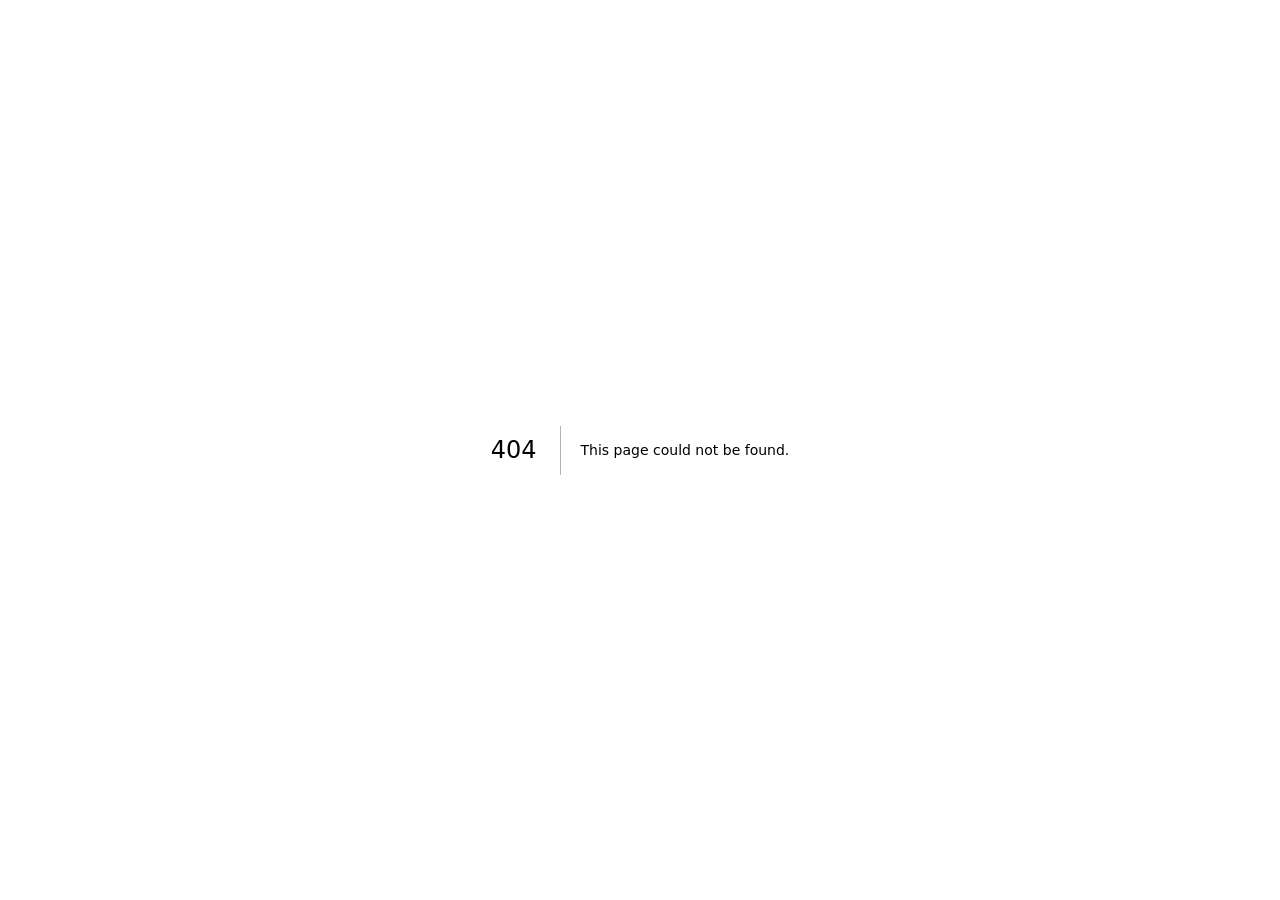
<file: 404/index.html>
<!DOCTYPE html><html lang="pt-BR" class="petrona_6bf49ef8-module__xru-FG__variable ibm_plex_sans_3ef6c49b-module__oGlfra__variable h-full antialiased"><head><meta charSet="utf-8"/><meta name="viewport" content="width=device-width, initial-scale=1"/><link rel="stylesheet" href="/_next/static/chunks/1xdvwnz39bw9m.css" data-precedence="next"/><link rel="preload" as="script" fetchPriority="low" href="/_next/static/chunks/3s6nzrbk-8mnv.js"/><script src="/_next/static/chunks/0y-dctk-kmqss.js" async=""></script><script src="/_next/static/chunks/4561u0v7ysn3r.js" async=""></script><script src="/_next/static/chunks/3fml8gzzxf3lg.js" async=""></script><script src="/_next/static/chunks/turbopack-1mezxopu9exfj.js" async=""></script><script src="/_next/static/chunks/1zkm-_y69l2he.js" async="" crossorigin=""></script><script src="/_next/static/chunks/1i14r08ki9mo6.js" async="" crossorigin=""></script><meta name="robots" content="noindex"/><title>Anderson Vieira | Advogado, Direito Constitucional e vida pública no DF</title><meta name="description" content="Advogado especialista em Direito Constitucional, com atuação comunitária no Distrito Federal. Verdade, Liberdade e Felicidade."/><meta name="robots" content="index, follow"/><meta property="og:title" content="Anderson Vieira"/><meta property="og:description" content="Advogado especialista em Direito Constitucional, com atuação comunitária no Distrito Federal."/><meta property="og:locale" content="pt_BR"/><meta property="og:image" content="https://andersonvieiradf.site/images/hero-anderson.jpg"/><meta property="og:type" content="website"/><meta name="twitter:card" content="summary_large_image"/><meta name="twitter:title" content="Anderson Vieira"/><meta name="twitter:description" content="Advogado especialista em Direito Constitucional, com atuação comunitária no Distrito Federal."/><meta name="twitter:image" content="https://andersonvieiradf.site/images/hero-anderson.jpg"/><link rel="icon" href="/favicon.ico?favicon.2vob68tjqpejf.ico" sizes="256x256" type="image/x-icon"/><link rel="icon" href="/icon.svg?icon.2_e9epccjwxla.svg" sizes="any" type="image/svg+xml"/><meta name="next-size-adjust" content=""/><title>404: This page could not be found.</title><script src="/_next/static/chunks/0cz1d0mv5g_q7.js" noModule=""></script></head><body class="min-h-full flex flex-col bg-paper text-ink"><div hidden=""><!--$--><!--/$--></div><div style="font-family:system-ui,&quot;Segoe UI&quot;,Roboto,Helvetica,Arial,sans-serif,&quot;Apple Color Emoji&quot;,&quot;Segoe UI Emoji&quot;;height:100vh;text-align:center;display:flex;flex-direction:column;align-items:center;justify-content:center"><div><style>body{color:#000;background:#fff;margin:0}.next-error-h1{border-right:1px solid rgba(0,0,0,.3)}@media (prefers-color-scheme:dark){body{color:#fff;background:#000}.next-error-h1{border-right:1px solid rgba(255,255,255,.3)}}</style><h1 class="next-error-h1" style="display:inline-block;margin:0 20px 0 0;padding:0 23px 0 0;font-size:24px;font-weight:500;vertical-align:top;line-height:49px">404</h1><div style="display:inline-block"><h2 style="font-size:14px;font-weight:400;line-height:49px;margin:0">This page could not be found.</h2></div></div></div><!--$--><!--/$--><script src="/_next/static/chunks/3s6nzrbk-8mnv.js" id="_R_" async=""></script><script>(self.__next_f=self.__next_f||[]).push([0])</script><script>self.__next_f.push([1,"1:\"$Sreact.fragment\"\n2:I[73871,[\"/_next/static/chunks/1zkm-_y69l2he.js\",\"/_next/static/chunks/1i14r08ki9mo6.js\"],\"ScrollRestore\"]\n3:I[39756,[\"/_next/static/chunks/1zkm-_y69l2he.js\",\"/_next/static/chunks/1i14r08ki9mo6.js\"],\"default\"]\n4:I[37457,[\"/_next/static/chunks/1zkm-_y69l2he.js\",\"/_next/static/chunks/1i14r08ki9mo6.js\"],\"default\"]\n5:I[48126,[\"/_next/static/chunks/1zkm-_y69l2he.js\",\"/_next/static/chunks/1i14r08ki9mo6.js\"],\"ScrollToTop\"]\n6:I[97367,[\"/_next/static/chunks/1zkm-_y69l2he.js\",\"/_next/static/chunks/1i14r08ki9mo6.js\"],\"OutletBoundary\"]\n7:\"$Sreact.suspense\"\na:I[97367,[\"/_next/static/chunks/1zkm-_y69l2he.js\",\"/_next/static/chunks/1i14r08ki9mo6.js\"],\"ViewportBoundary\"]\nc:I[97367,[\"/_next/static/chunks/1zkm-_y69l2he.js\",\"/_next/static/chunks/1i14r08ki9mo6.js\"],\"MetadataBoundary\"]\ne:I[68027,[\"/_next/static/chunks/1zkm-_y69l2he.js\",\"/_next/static/chunks/1i14r08ki9mo6.js\"],\"default\",1]\n:HL[\"/_next/static/chunks/1xdvwnz39bw9m.css\",\"style\"]\n9:X\n0:{\"P\":null,\"c\":[\"\",\"_not-found\",\"\"],\"q\":\"\",\"i\":false,\"f\":[[[\"\",{\"children\":[\"/_not-found\",{\"children\":[\"__PAGE__\",{},\"$undefined\",\"$undefined\",4608]},\"$undefined\",\"$undefined\",4608]},\"$undefined\",\"$undefined\",4624],[[\"$\",\"$1\",\"c\",{\"children\":[[[\"$\",\"link\",\"0\",{\"rel\":\"stylesheet\",\"href\":\"/_next/static/chunks/1xdvwnz39bw9m.css\",\"precedence\":\"next\",\"crossOrigin\":\"$undefined\",\"nonce\":\"$undefined\"}],[\"$\",\"script\",\"script-0\",{\"src\":\"/_next/static/chunks/1zkm-_y69l2he.js\",\"async\":true,\"nonce\":\"$undefined\"}],[\"$\",\"script\",\"script-1\",{\"src\":\"/_next/static/chunks/1i14r08ki9mo6.js\",\"async\":true,\"nonce\":\"$undefined\"}]],[\"$\",\"html\",null,{\"lang\":\"pt-BR\",\"className\":\"petrona_6bf49ef8-module__xru-FG__variable ibm_plex_sans_3ef6c49b-module__oGlfra__variable h-full antialiased\",\"children\":[\"$\",\"body\",null,{\"className\":\"min-h-full flex flex-col bg-paper text-ink\",\"children\":[[\"$\",\"$L2\",null,{}],[\"$\",\"$L3\",null,{\"parallelRouterKey\":\"children\",\"error\":\"$undefined\",\"errorStyles\":\"$undefined\",\"errorScripts\":\"$undefined\",\"template\":[\"$\",\"$L4\",null,{}],\"templateStyles\":\"$undefined\",\"templateScripts\":\"$undefined\",\"notFound\":[[[\"$\",\"title\",null,{\"children\":\"404: This page could not be found.\"}],[\"$\",\"div\",null,{\"style\":{\"fontFamily\":\"system-ui,\\\"Segoe UI\\\",Roboto,Helvetica,Arial,sans-serif,\\\"Apple Color Emoji\\\",\\\"Segoe UI Emoji\\\"\",\"height\":\"100vh\",\"textAlign\":\"center\",\"display\":\"flex\",\"flexDirection\":\"column\",\"alignItems\":\"center\",\"justifyContent\":\"center\"},\"children\":[\"$\",\"div\",null,{\"children\":[[\"$\",\"style\",null,{\"dangerouslySetInnerHTML\":{\"__html\":\"body{color:#000;background:#fff;margin:0}.next-error-h1{border-right:1px solid rgba(0,0,0,.3)}@media (prefers-color-scheme:dark){body{color:#fff;background:#000}.next-error-h1{border-right:1px solid rgba(255,255,255,.3)}}\"}}],[\"$\",\"h1\",null,{\"className\":\"next-error-h1\",\"style\":{\"display\":\"inline-block\",\"margin\":\"0 20px 0 0\",\"padding\":\"0 23px 0 0\",\"fontSize\":24,\"fontWeight\":500,\"verticalAlign\":\"top\",\"lineHeight\":\"49px\"},\"children\":404}],[\"$\",\"div\",null,{\"style\":{\"display\":\"inline-block\"},\"children\":[\"$\",\"h2\",null,{\"style\":{\"fontSize\":14,\"fontWeight\":400,\"lineHeight\":\"49px\",\"margin\":0},\"children\":\"This page could not be found.\"}]}]]}]}]],[]],\"forbidden\":\"$undefined\",\"unauthorized\":\"$undefined\"}],[\"$\",\"$L5\",null,{}]]}]}]]}],{\"children\":[[\"$\",\"$1\",\"c\",{\"children\":[null,[\"$\",\"$L3\",null,{\"parallelRouterKey\":\"children\",\"error\":\"$undefined\",\"errorStyles\":\"$undefined\",\"errorScripts\":\"$undefined\",\"template\":[\"$\",\"$L4\",null,{}],\"templateStyles\":\"$undefined\",\"templateScripts\":\"$undefined\",\"notFound\":\"$undefined\",\"forbidden\":\"$undefined\",\"unauthorized\":\"$undefined\"}]]}],{\"children\":[[\"$\",\"$1\",\"c\",{\"children\":[[[\"$\",\"title\",null,{\"children\":\"404: This page could not be found.\"}],[\"$\",\"div\",null,{\"style\":\"$0:f:0:1:0:props:children:1:props:children:props:children:1:props:notFound:0:1:props:style\",\"children\":[\"$\",\"div\",null,{\"children\":[[\"$\",\"style\",null,{\"dangerouslySetInnerHTML\":{\"__html\":\"body{color:#000;background:#fff;margin:0}.next-error-h1{border-right:1px solid rgba(0,0,0,.3)}@media (prefers-color-scheme:dark){body{color:#fff;background:#000}.next-error-h1{border-right:1px solid rgba(255,255,255,.3)}}\"}}],[\"$\",\"h1\",null,{\"className\":\"next-error-h1\",\"style\":\"$0:f:0:1:0:props:children:1:props:children:props:children:1:props:notFound:0:1:props:children:props:children:1:props:style\",\"children\":404}],[\"$\",\"div\",null,{\"style\":\"$0:f:0:1:0:props:children:1:props:children:props:children:1:props:notFound:0:1:props:children:props:children:2:props:style\",\"children\":[\"$\",\"h2\",null,{\"style\":\"$0:f:0:1:0:props:children:1:props:children:props:children:1:props:notFound:0:1:props:children:props:children:2:props:children:props:style\",\"children\":\"This page could not be found.\"}]}]]}]}]],null,[\"$\",\"$L6\",null,{\"children\":[\"$\",\"$7\",null,{\"name\":\"Next.MetadataOutlet\",\"children\":\"$@8\"}]}]]}],{},null,false,null]},null,false,\"$9\"]},null,false,null],[\"$\",\"$1\",\"h\",{\"children\":[[\"$\",\"meta\",null,{\"name\":\"robots\",\"content\":\"noindex\"}],[\"$\",\"$La\",null,{\"children\":\"$Lb\"}],[\"$\",\"div\",null,{\"hidden\":true,\"children\":[\"$\",\"$Lc\",null,{\"children\":[\"$\",\"$7\",null,{\"name\":\"Next.Metadata\",\"children\":\"$Ld\"}]}]}],[\"$\",\"meta\",null,{\"name\":\"next-size-adjust\",\"content\":\"\"}]]}],false]],\"m\":\"$undefined\",\"G\":[\"$e\",[[\"$\",\"link\",\"0\",{\"rel\":\"stylesheet\",\"href\":\"/_next/static/chunks/1xdvwnz39bw9m.css\",\"precedence\":\"next\",\"crossOrigin\":\"$undefined\",\"nonce\":\"$undefined\"}]]],\"S\":true,\"h\":null,\"r\":\"$undefined\",\"s\":\"$undefined\",\"a\":\"$undefined\",\"l\":\"$undefined\",\"p\":\"$undefined\",\"d\":\"$undefined\",\"b\":\"47fthp6W1iusVTBqYTogu\"}\n9:C\nb:[[\"$\",\"meta\",\"0\",{\"charSet\":\"utf-8\"}],[\"$\",\"meta\",\"1\",{\"name\":\"viewport\",\"content\":\"width=device-width, initial-scale=1\"}]]\nf:I[27201,[\"/_next/static/chunks/1zkm-_y69l2he.js\",\"/_next/static/chunks/1i14r08ki9mo6.js\"],\"IconMark\"]\n8:null\nd:[[\"$\",\"title\",\"0\",{\"children\":\"Anderson Vieira | Advogado, Direito Constitucional e vida pública no DF\"}],[\"$\",\"meta\",\"1\",{\"name\":\"description\",\"content\":\"Advogado especialista em Direito Constitucional, com atuação comunitária no Distrito Federal. Verdade, Liberdade e Felicidade.\"}],[\"$\",\"meta\",\"2\",{\"name\":\"robots\",\"content\":\"index, follow\"}],[\"$\",\"meta\",\"3\",{\"property\":\"og:title\",\"content\":\"Anderson Vieira\"}],[\"$\",\"meta\",\"4\",{\"property\":\"og:description\",\"content\":\"Advogado especialista em Direito Constitucional, com atuação comunitária no Distrito Federal.\"}],[\"$\",\"meta\",\"5\",{\"property\":\"og:locale\",\"content\":\"pt_BR\"}],[\"$\",\"meta\",\"6\",{\"property\":\"og:image\",\"content\":\"https://andersonvieiradf.site/images/hero-anderson.jpg\"}],[\"$\",\"meta\",\"7\",{\"property\":\"og:type\",\"content\":\"website\"}],[\"$\",\"meta\",\"8\",{\"name\":\"twitter:card\",\"content\":\"summary_large_image\"}],[\"$\",\"meta\",\"9\",{\"name\":\"twitter:title\",\"content\":\"Anderson Vieira\"}],[\"$\",\"meta\",\"10\",{\"name\":\"twitter:description\",\"content\":\"Advogado especialista em Direito Constitucional, com atuação comunitária no Distrito Federal.\"}],[\"$\",\"meta\",\"11\",{\"name\":\"twitter:image\",\"content\":\"https://andersonvieiradf.site/images/hero-anderson.jpg\"}],[\"$\",\"link\",\"12\",{\"rel\":\"icon\",\"href\":\"/favicon.ico?favicon.2vob68tjqpejf.ico\",\"sizes\":\"256x256\",\"type\":\"image/x-icon\"}],[\"$\",\"link\",\"13\",{\"rel\":\"icon\",\"href\":\"/icon.svg?icon.2_e9epccjwxla.svg\",\"sizes\":\"any\",\"type\":\"image/svg+xml\"}],[\"$\",\"$Lf\",\"14\",{}]]\n"])</script></body></html>
</file>
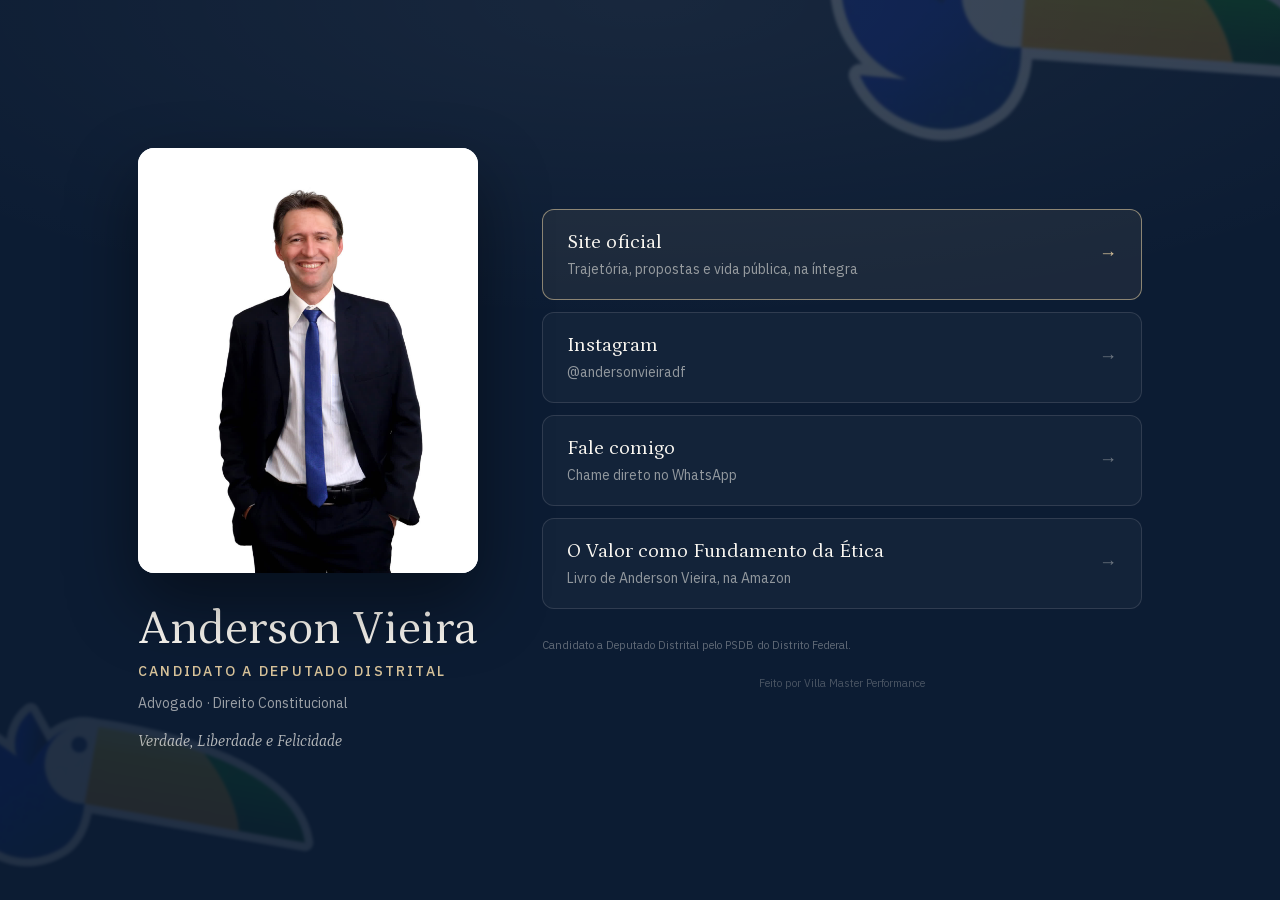
<file: links/index.html>
<!DOCTYPE html><html lang="pt-BR" class="petrona_6bf49ef8-module__xru-FG__variable ibm_plex_sans_3ef6c49b-module__oGlfra__variable h-full antialiased"><head><meta charSet="utf-8"/><meta name="viewport" content="width=device-width, initial-scale=1"/><link rel="preload" href="/_next/static/media/03fc1b4a8d284b5e-s.p.0wiir8udbzjvx.woff2" as="font" crossorigin="" type="font/woff2"/><link rel="preload" href="/_next/static/media/2aeed2bd2aff4ccd-s.p.3aibo0fea9uod.woff2" as="font" crossorigin="" type="font/woff2"/><link rel="preload" href="/_next/static/media/9254db10a3b4f046-s.p.1s8vjit5iynwh.woff2" as="font" crossorigin="" type="font/woff2"/><link rel="preload" as="image" href="/images/psdb-toucan-only.png"/><link rel="preload" as="image" href="/images/hero-anderson.jpg"/><link rel="stylesheet" href="/_next/static/chunks/1xdvwnz39bw9m.css" data-precedence="next"/><link rel="preload" as="script" fetchPriority="low" href="/_next/static/chunks/3s6nzrbk-8mnv.js"/><script src="/_next/static/chunks/0y-dctk-kmqss.js" async=""></script><script src="/_next/static/chunks/4561u0v7ysn3r.js" async=""></script><script src="/_next/static/chunks/3fml8gzzxf3lg.js" async=""></script><script src="/_next/static/chunks/turbopack-1mezxopu9exfj.js" async=""></script><script src="/_next/static/chunks/1zkm-_y69l2he.js" async="" crossorigin=""></script><script src="/_next/static/chunks/1i14r08ki9mo6.js" async="" crossorigin=""></script><script src="/_next/static/chunks/1vjt7d_-4nsnk.js" async="" crossorigin=""></script><title>Anderson Vieira | Anderson Vieira</title><meta name="description" content="Advogado. Direito Constitucional. Distrito Federal."/><meta name="robots" content="noindex, nofollow"/><meta property="og:title" content="Anderson Vieira"/><meta property="og:description" content="Advogado especialista em Direito Constitucional, com atuação comunitária no Distrito Federal."/><meta property="og:locale" content="pt_BR"/><meta property="og:image" content="https://andersonvieiradf.site/images/hero-anderson.jpg"/><meta property="og:type" content="website"/><meta name="twitter:card" content="summary_large_image"/><meta name="twitter:title" content="Anderson Vieira"/><meta name="twitter:description" content="Advogado especialista em Direito Constitucional, com atuação comunitária no Distrito Federal."/><meta name="twitter:image" content="https://andersonvieiradf.site/images/hero-anderson.jpg"/><link rel="icon" href="/favicon.ico?favicon.2vob68tjqpejf.ico" sizes="256x256" type="image/x-icon"/><link rel="icon" href="/icon.svg?icon.2_e9epccjwxla.svg" sizes="any" type="image/svg+xml"/><meta name="next-size-adjust" content=""/><script src="/_next/static/chunks/0cz1d0mv5g_q7.js" noModule=""></script></head><body class="min-h-full flex flex-col bg-paper text-ink"><div hidden=""><!--$--><!--/$--></div><div class="relative min-h-[100dvh] overflow-hidden bg-navy text-paper"><div class="pointer-events-none absolute inset-0" style="background:radial-gradient(120% 60% at 50% 0%, rgba(255,255,255,0.05), transparent 60%)" aria-hidden="true"></div><img alt="" aria-hidden="true" width="1400" height="525" decoding="async" data-nimg="1" class="pointer-events-none absolute -right-[18%] -top-[6%] w-[92%] max-w-[760px] rotate-[4deg] opacity-[0.16] blur-[1.5px] sm:-right-[12%] sm:w-[70%] sm:max-w-[620px] lg:-right-[6%] lg:top-[-8%] lg:w-[46%] lg:max-w-[720px]" style="color:transparent" src="/images/psdb-toucan-only.png"/><img alt="" aria-hidden="true" loading="lazy" width="1400" height="525" decoding="async" data-nimg="1" class="pointer-events-none absolute -left-[26%] bottom-[8%] w-[80%] max-w-[560px] rotate-[10deg] opacity-[0.09] blur-[1.5px] sm:bottom-[4%] sm:w-[58%] sm:max-w-[480px] lg:left-[-8%] lg:bottom-[2%] lg:w-[34%] lg:max-w-[460px]" style="color:transparent" src="/images/psdb-toucan-only.png"/><div class="relative mx-auto flex min-h-[100dvh] max-w-[1100px] flex-col px-6 pb-14 pt-14 sm:px-8 lg:flex-row lg:items-center lg:gap-16 lg:px-12 lg:py-20"><div class="w-full shrink-0 lg:max-w-[340px] lg:self-center" style="opacity:0;transform:translateY(24px)"><div class="relative mx-auto aspect-[4/5] w-[72%] max-w-[300px] overflow-hidden rounded-2xl bg-navy-tint shadow-[0_30px_70px_rgba(0,0,0,0.45)] sm:w-[52%] lg:w-full lg:max-w-none"><img alt="Anderson Vieira, advogado, sorrindo" decoding="async" data-nimg="fill" class="object-cover object-top" style="position:absolute;height:100%;width:100%;left:0;top:0;right:0;bottom:0;color:transparent" src="/images/hero-anderson.jpg"/></div><div class="mx-auto mt-6 max-w-[280px] text-center lg:mx-0 lg:mt-8 lg:max-w-none lg:text-left"><h1 class="font-display text-4xl leading-none text-paper lg:text-5xl">Anderson Vieira</h1><p class="mt-2 text-sm font-medium uppercase tracking-[0.16em] text-gold-soft">Candidato a Deputado Distrital</p><p class="mt-3 text-sm text-paper/60">Advogado<!-- --> · Direito Constitucional</p><p class="mt-4 font-display text-base italic text-paper/70">Verdade, Liberdade e Felicidade</p></div></div><nav class="mt-10 flex w-full flex-col gap-3 lg:mt-0" aria-label="Links principais"><div style="opacity:0;transform:translateY(24px)"><a href="/" class="group flex items-center justify-between gap-4 rounded-xl border border-gold-soft/60 bg-gold-soft/[0.08] px-6 py-5 transition-colors hover:bg-gold-soft/[0.14]"><span><span class="block font-display text-xl leading-tight text-paper">Site oficial</span><span class="mt-1 block text-sm text-paper/55">Trajetória, propostas e vida pública, na íntegra</span></span><span aria-hidden="true" class="font-display text-lg text-gold-soft transition-transform group-hover:translate-x-1">→</span></a></div><div style="opacity:0;transform:translateY(24px)"><a href="https://instagram.com/andersonvieiradf" target="_blank" rel="noreferrer" class="group flex items-center justify-between gap-4 rounded-xl border border-paper/12 bg-paper/[0.03] px-6 py-5 transition-colors hover:border-paper/25 hover:bg-paper/[0.07]"><span><span class="block font-display text-xl leading-tight text-paper">Instagram</span><span class="mt-1 block text-sm text-paper/55">@andersonvieiradf</span></span><span aria-hidden="true" class="font-display text-lg text-paper/40 transition-transform group-hover:translate-x-1 group-hover:text-paper/70">→</span></a></div><div style="opacity:0;transform:translateY(24px)"><a href="https://wa.me/556195570103" target="_blank" rel="noreferrer" class="group flex items-center justify-between gap-4 rounded-xl border border-paper/12 bg-paper/[0.03] px-6 py-5 transition-colors hover:border-paper/25 hover:bg-paper/[0.07]"><span><span class="block font-display text-xl leading-tight text-paper">Fale comigo</span><span class="mt-1 block text-sm text-paper/55">Chame direto no WhatsApp</span></span><span aria-hidden="true" class="font-display text-lg text-paper/40 transition-transform group-hover:translate-x-1 group-hover:text-paper/70">→</span></a></div><div style="opacity:0;transform:translateY(24px)"><a href="https://a.co/d/0iXNXKoH" target="_blank" rel="noreferrer" class="group flex items-center justify-between gap-4 rounded-xl border border-paper/12 bg-paper/[0.03] px-6 py-5 transition-colors hover:border-paper/25 hover:bg-paper/[0.07]"><span><span class="block font-display text-xl leading-tight text-paper">O Valor como Fundamento da Ética</span><span class="mt-1 block text-sm text-paper/55">Livro de Anderson Vieira, na Amazon</span></span><span aria-hidden="true" class="font-display text-lg text-paper/40 transition-transform group-hover:translate-x-1 group-hover:text-paper/70">→</span></a></div><div style="opacity:0;transform:translateY(24px)"><p class="mt-4 text-center text-[11px] leading-relaxed text-paper/35 lg:text-left">Candidato a Deputado Distrital pelo PSDB do Distrito Federal<!-- -->.</p></div><div style="opacity:0;transform:translateY(24px)"><a href="https://www.instagram.com/villamasterperformance/" target="_blank" rel="noreferrer" class="mt-2 block text-center text-[11px] text-paper/25 transition-colors hover:text-paper/50">Feito por Villa Master Performance</a></div></nav></div></div><!--$--><!--/$--><script src="/_next/static/chunks/3s6nzrbk-8mnv.js" id="_R_" async=""></script><script>(self.__next_f=self.__next_f||[]).push([0])</script><script>self.__next_f.push([1,"1:\"$Sreact.fragment\"\n2:I[73871,[\"/_next/static/chunks/1zkm-_y69l2he.js\",\"/_next/static/chunks/1i14r08ki9mo6.js\"],\"ScrollRestore\"]\n3:I[39756,[\"/_next/static/chunks/1zkm-_y69l2he.js\",\"/_next/static/chunks/1i14r08ki9mo6.js\"],\"default\"]\n4:I[37457,[\"/_next/static/chunks/1zkm-_y69l2he.js\",\"/_next/static/chunks/1i14r08ki9mo6.js\"],\"default\"]\n5:I[48126,[\"/_next/static/chunks/1zkm-_y69l2he.js\",\"/_next/static/chunks/1i14r08ki9mo6.js\"],\"ScrollToTop\"]\n6:I[85437,[\"/_next/static/chunks/1zkm-_y69l2he.js\",\"/_next/static/chunks/1i14r08ki9mo6.js\",\"/_next/static/chunks/1vjt7d_-4nsnk.js\"],\"Image\"]\n7:I[49005,[\"/_next/static/chunks/1zkm-_y69l2he.js\",\"/_next/static/chunks/1i14r08ki9mo6.js\",\"/_next/static/chunks/1vjt7d_-4nsnk.js\"],\"Reveal\"]\n10:I[68027,[\"/_next/static/chunks/1zkm-_y69l2he.js\",\"/_next/static/chunks/1i14r08ki9mo6.js\"],\"default\",1]\n:HL[\"/_next/static/chunks/1xdvwnz39bw9m.css\",\"style\"]\n:HL[\"/_next/static/media/03fc1b4a8d284b5e-s.p.0wiir8udbzjvx.woff2\",\"font\",{\"crossOrigin\":\"\",\"type\":\"font/woff2\"}]\n:HL[\"/_next/static/media/2aeed2bd2aff4ccd-s.p.3aibo0fea9uod.woff2\",\"font\",{\"crossOrigin\":\"\",\"type\":\"font/woff2\"}]\n:HL[\"/_next/static/media/9254db10a3b4f046-s.p.1s8vjit5iynwh.woff2\",\"font\",{\"crossOrigin\":\"\",\"type\":\"font/woff2\"}]\ne:X\n0:{\"P\":null,\"c\":[\"\",\"links\",\"\"],\"q\":\"\",\"i\":false,\"f\":[[[\"\",{\"children\":[\"links\",{\"children\":[\"__PAGE__\",{},\"$undefined\",\"$undefined\",4608]},\"$undefined\",\"$undefined\",4608]},\"$undefined\",\"$undefined\",4624],[[\"$\",\"$1\",\"c\",{\"children\":[[[\"$\",\"link\",\"0\",{\"rel\":\"stylesheet\",\"href\":\"/_next/static/chunks/1xdvwnz39bw9m.css\",\"precedence\":\"next\",\"crossOrigin\":\"$undefined\",\"nonce\":\"$undefined\"}],[\"$\",\"script\",\"script-0\",{\"src\":\"/_next/static/chunks/1zkm-_y69l2he.js\",\"async\":true,\"nonce\":\"$undefined\"}],[\"$\",\"script\",\"script-1\",{\"src\":\"/_next/static/chunks/1i14r08ki9mo6.js\",\"async\":true,\"nonce\":\"$undefined\"}]],[\"$\",\"html\",null,{\"lang\":\"pt-BR\",\"className\":\"petrona_6bf49ef8-module__xru-FG__variable ibm_plex_sans_3ef6c49b-module__oGlfra__variable h-full antialiased\",\"children\":[\"$\",\"body\",null,{\"className\":\"min-h-full flex flex-col bg-paper text-ink\",\"children\":[[\"$\",\"$L2\",null,{}],[\"$\",\"$L3\",null,{\"parallelRouterKey\":\"children\",\"error\":\"$undefined\",\"errorStyles\":\"$undefined\",\"errorScripts\":\"$undefined\",\"template\":[\"$\",\"$L4\",null,{}],\"templateStyles\":\"$undefined\",\"templateScripts\":\"$undefined\",\"notFound\":[[[\"$\",\"title\",null,{\"children\":\"404: This page could not be found.\"}],[\"$\",\"div\",null,{\"style\":{\"fontFamily\":\"system-ui,\\\"Segoe UI\\\",Roboto,Helvetica,Arial,sans-serif,\\\"Apple Color Emoji\\\",\\\"Segoe UI Emoji\\\"\",\"height\":\"100vh\",\"textAlign\":\"center\",\"display\":\"flex\",\"flexDirection\":\"column\",\"alignItems\":\"center\",\"justifyContent\":\"center\"},\"children\":[\"$\",\"div\",null,{\"children\":[[\"$\",\"style\",null,{\"dangerouslySetInnerHTML\":{\"__html\":\"body{color:#000;background:#fff;margin:0}.next-error-h1{border-right:1px solid rgba(0,0,0,.3)}@media (prefers-color-scheme:dark){body{color:#fff;background:#000}.next-error-h1{border-right:1px solid rgba(255,255,255,.3)}}\"}}],[\"$\",\"h1\",null,{\"className\":\"next-error-h1\",\"style\":{\"display\":\"inline-block\",\"margin\":\"0 20px 0 0\",\"padding\":\"0 23px 0 0\",\"fontSize\":24,\"fontWeight\":500,\"verticalAlign\":\"top\",\"lineHeight\":\"49px\"},\"children\":404}],[\"$\",\"div\",null,{\"style\":{\"display\":\"inline-block\"},\"children\":[\"$\",\"h2\",null,{\"style\":{\"fontSize\":14,\"fontWeight\":400,\"lineHeight\":\"49px\",\"margin\":0},\"children\":\"This page could not be found.\"}]}]]}]}]],[]],\"forbidden\":\"$undefined\",\"unauthorized\":\"$undefined\"}],[\"$\",\"$L5\",null,{}]]}]}]]}],{\"children\":[[\"$\",\"$1\",\"c\",{\"children\":[null,[\"$\",\"$L3\",null,{\"parallelRouterKey\":\"children\",\"error\":\"$undefined\",\"errorStyles\":\"$undefined\",\"errorScripts\":\"$undefined\",\"template\":[\"$\",\"$L4\",null,{}],\"templateStyles\":\"$undefined\",\"templateScripts\":\"$undefined\",\"notFound\":\"$undefined\",\"forbidden\":\"$undefined\",\"unauthorized\":\"$undefined\"}]]}],{\"children\":[[\"$\",\"$1\",\"c\",{\"children\":[[\"$\",\"div\",null,{\"className\":\"relative min-h-[100dvh] overflow-hidden bg-navy text-paper\",\"children\":[[\"$\",\"div\",null,{\"className\":\"pointer-events-none absolute inset-0\",\"style\":{\"background\":\"radial-gradient(120% 60% at 50% 0%, rgba(255,255,255,0.05), transparent 60%)\"},\"aria-hidden\":true}],[[\"$\",\"$L6\",null,{\"src\":\"/images/psdb-toucan-only.png\",\"alt\":\"\",\"aria-hidden\":true,\"width\":1400,\"height\":525,\"priority\":true,\"className\":\"pointer-events-none absolute -right-[18%] -top-[6%] w-[92%] max-w-[760px] rotate-[4deg] opacity-[0.16] blur-[1.5px] sm:-right-[12%] sm:w-[70%] sm:max-w-[620px] lg:-right-[6%] lg:top-[-8%] lg:w-[46%] lg:max-w-[720px]\"}],[\"$\",\"$L6\",null,{\"src\":\"/images/psdb-toucan-only.png\",\"alt\":\"\",\"aria-hidden\":true,\"width\":1400,\"height\":525,\"className\":\"pointer-events-none absolute -left-[26%] bottom-[8%] w-[80%] max-w-[560px] rotate-[10deg] opacity-[0.09] blur-[1.5px] sm:bottom-[4%] sm:w-[58%] sm:max-w-[480px] lg:left-[-8%] lg:bottom-[2%] lg:w-[34%] lg:max-w-[460px]\"}]],[\"$\",\"div\",null,{\"className\":\"relative mx-auto flex min-h-[100dvh] max-w-[1100px] flex-col px-6 pb-14 pt-14 sm:px-8 lg:flex-row lg:items-center lg:gap-16 lg:px-12 lg:py-20\",\"children\":[[\"$\",\"$L7\",null,{\"className\":\"w-full shrink-0 lg:max-w-[340px] lg:self-center\",\"children\":[[\"$\",\"div\",null,{\"className\":\"relative mx-auto aspect-[4/5] w-[72%] max-w-[300px] overflow-hidden rounded-2xl bg-navy-tint shadow-[0_30px_70px_rgba(0,0,0,0.45)] sm:w-[52%] lg:w-full lg:max-w-none\",\"children\":[\"$\",\"$L6\",null,{\"src\":\"/images/hero-anderson.jpg\",\"alt\":\"Anderson Vieira, advogado, sorrindo\",\"fill\":true,\"priority\":true,\"sizes\":\"(min-width: 1024px) 340px, 72vw\",\"className\":\"object-cover object-top\"}]}],[\"$\",\"div\",null,{\"className\":\"mx-auto mt-6 max-w-[280px] text-center lg:mx-0 lg:mt-8 lg:max-w-none lg:text-left\",\"children\":[[\"$\",\"h1\",null,{\"className\":\"font-display text-4xl leading-none text-paper lg:text-5xl\",\"children\":\"Anderson Vieira\"}],\"$L8\",\"$L9\",\"$La\"]}]]}],\"$Lb\"]}]]}],[\"$Lc\"],\"$Ld\"]}],{},null,false,null]},null,false,\"$e\"]},null,false,null],\"$Lf\",false]],\"m\":\"$undefined\",\"G\":[\"$10\",[\"$L11\"]],\"S\":true,\"h\":null,\"r\":\"$undefined\",\"s\":\"$undefined\",\"a\":\"$undefined\",\"l\":\"$undefined\",\"p\":\"$undefined\",\"d\":\"$undefined\",\"b\":\"47fthp6W1iusVTBqYTogu\"}\n12:I[97367,[\"/_next/static/chunks/1zkm-_y69l2he.js\",\"/_next/static/chunks/1i14r08ki9mo6.js\"],\"OutletBoundary\"]\n13:\"$Sreact.suspense\"\n15:I[97367,[\"/_next/static/chunks/1zkm-_y69l2he.js\",\"/_next/static/chunks/1i14r08ki9mo6.js\"],\"ViewportBoundary\"]\n17:I[97367,[\"/_next/static/chunks/1zkm-_y69l2he.js\",\"/_next/static/chunks/1i14r08ki9mo6.js\"],\"MetadataBoundary\"]\n8:[\"$\",\"p\",null,{\"className\":\"mt-2 text-sm font-medium uppercase tracking-[0.16em] text-gold-soft\",\"children\":\"Candidato a Deputado Distrital\"}]\n9:[\"$\",\"p\",null,{\"className\":\"mt-3 text-sm text-paper/60\",\"children\":[\"Advogado\",\" · Direito Constitucional\"]}]\na:[\"$\",\"p\",null,{\"className\":\"mt-4 font-display text-base italic text-paper/70\",\"children\":\"Verdade, Liberdade e Felicidade\"}]\nb:[\"$\",\"nav\",null,{\"className\":\"mt-10 flex w-full flex-col gap-3 lg:mt-0\",\"aria-label\":\"Links principais\",\"children\":[[[\"$\",\"$L7\",\"Site oficial\",{\"delay\":0.08,\"children\":[\"$\",\"a\",null,{\"href\":\"/\",\"target\":\"$undefined\",\"rel\":\"$undefined\",\"className\":\"group flex items-center justify-between gap-4 rounded-xl border border-gold-soft/60 bg-gold-soft/[0.08] px-6 py-5 transition-colors hover:bg-gold-soft/[0.14]\",\"children\":[[\"$\",\"span\",null,{\"children\":[[\"$\",\"span\",null,{\"className\":\"block font-display text-xl leading-tight text-paper\",\"children\":\"Site oficial\"}],[\"$\",\"span\",null,{\"className\":\"mt-1 block text-sm text-paper/55\",\"children\":\"Trajetória, propostas e vida pública, na íntegra\"}]]}],[\"$\",\"span\",null,{\"aria-hidden\":true,\"className\":\"font-display text-lg text-gold-soft transition-transform group-hover:translate-x-1\",\"children\":\"→\"}]]}]}],[\"$\",\"$L7\",\"Instagram\",{\"delay\":0.14,\"children\":[\"$\",\"a\",null,{\"href\":\"https://instagram.com/andersonvieiradf\",\"target\":\"_blank\",\"rel\":\"noreferrer\",\"className\":\"group flex items-center justify-between gap-4 rounded-xl border border-paper/12 bg-paper/[0.03] px-6 py-5 transition-colors hover:border-paper/25 hover:bg-paper/[0.07]\",\"children\":[[\"$\",\"span\",null,{\"children\":[[\"$\",\"span\",null,{\"className\":\"block font-display text-xl leading-tight text-paper\",\"children\":\"Instagram\"}],[\"$\",\"span\",null,{\"className\":\"mt-1 block text-sm text-paper/55\",\"children\":\"@andersonvieiradf\"}]]}],[\"$\",\"span\",null,{\"aria-hidden\":true,\"className\":\"font-display text-lg text-paper/40 transition-transform group-hover:translate-x-1 group-hover:text-paper/70\",\"children\":\"→\"}]]}]}],[\"$\",\"$L7\",\"Fale comigo\",{\"delay\":0.2,\"children\":[\"$\",\"a\",null,{\"href\":\"https://wa.me/556195570103\",\"target\":\"_blank\",\"rel\":\"noreferrer\",\"className\":\"group flex items-center justify-between gap-4 rounded-xl border border-paper/12 bg-paper/[0.03] px-6 py-5 transition-colors hover:border-paper/25 hover:bg-paper/[0.07]\",\"children\":[[\"$\",\"span\",null,{\"children\":[[\"$\",\"span\",null,{\"className\":\"block font-display text-xl leading-tight text-paper\",\"children\":\"Fale comigo\"}],[\"$\",\"span\",null,{\"className\":\"mt-1 block text-sm text-paper/55\",\"children\":\"Chame direto no WhatsApp\"}]]}],[\"$\",\"span\",null,{\"aria-hidden\":true,\"className\":\"font-display text-lg text-paper/40 transition-transform group-hover:translate-x-1 group-hover:text-paper/70\",\"children\":\"→\"}]]}]}],[\"$\",\"$L7\",\"O Valor como Fundamento da Ética\",{\"delay\":0.26,\"children\":[\"$\",\"a\",null,{\"href\":\"https://a.co/d/0iXNXKoH\",\"target\":\"_blank\",\"rel\":\"noreferrer\",\"className\":\"group flex items-center justify-between gap-4 rounded-xl border border-paper/12 bg-paper/[0.03] px-6 py-5 transition-colors hover:border-paper/25 hover:bg-paper/[0.07]\",\"children\":[[\"$\",\"span\",null,{\"children\":[[\"$\",\"span\",null,{\"className\":\"block font-display text-xl leading-tight text-paper\",\"children\":\"O Valor como Fundamento da Ética\"}],[\"$\",\"span\",null,{\"className\":\"mt-1 block text-sm text-paper/55\",\"children\":\"Livro de Anderson Vieira, na Amazon\"}]]}],[\"$\",\"span\",null,{\"aria-hidden\":true,\"className\":\"font-display text-lg text-paper/40 transition-transform group-hover:translate-x-1 group-hover:text-paper/70\",\"children\":\"→\"}]]}]}]],[\"$\",\"$L7\",null,{\"delay\":0.32,\"children\":[\"$\",\"p\",null,{\"className\":\"mt-4 text-center text-[11px] leading-relaxed text-paper/35 lg:text-left\",\"children\":[\"Candidato a Deputado Distrital pelo PSDB do Distrito Federal\",\".\"]}]}],[\"$\",\"$L7\",null,{\"delay\":0.38,\"children\":[\"$\",\"a\",null,{\"href\":\"https://www.instagram.com/villamasterperformance/\",\"target\":\"_blank\",\"rel\":\"noreferrer\",\"className\":\"mt-2 block text-center text-[11px] text-paper/25 transition-colors hover:text-paper/50\",\"children\":\"Feito por Villa Master Performance\"}]}]]}]\nc:[\"$\",\"script\",\"script-0\",{\"src\":\"/_next/static/chunks/1vjt7d_-4nsnk.js\",\"async\":true,\"nonce\":\"$undefined\"}]\nd:[\"$\",\"$L12\",null,{\"children\":[\"$\",\"$13\",null,{\"name\":\"Next.MetadataOutlet\",\"children\":\"$@14\"}]}]\nf:[\"$\",\"$1\",\"h\",{\"children\":[null,[\"$\",\"$L15\",null,{\"children\":\"$L16\"}],[\"$\",\"div\",null,{\"hidden\":true,\"children\":[\"$\",\"$L17\",null,{\"children\":[\"$\",\"$13\",null,{\"name\":\"Next.Metadata\",\"children\":\"$L18\"}]}]}],[\"$\",\"meta\",null,{\"name\":\"next-size-adjust\",\"content\":\"\"}]]}]\n11:[\"$\",\"link\",\"0\",{\"rel\":\"stylesheet\",\"href\":\"/_next/static/chunks/1xdvwnz39bw9m.css\",\"precedence\":\"next\",\"crossOrigin\":\"$undefined\",\"nonce\":\"$undefined\"}]\ne:C\n16:[[\"$\",\"meta\",\"0\",{\"charSet\":\"utf-8\"}],[\"$\",\"meta\",\"1\",{\"name\":\"viewport\",\"content\":\"width=device-width, initial-scale=1\"}]]\n19:I[27201,[\"/_next/static/chunks/1zkm-_y69l2he.js\",\"/_next/static/chunks/1i14r08ki9mo6.js\"],\"IconMark\"]\n14:null\n18:[[\"$\",\"title\",\"0\",{\"children\":\"Anderson Vieira | Anderson Vieira\"}],[\"$\",\"meta\",\"1\",{\"name\":\"description\",\"content\":\"Advogado. Direito Constitucional. Distrito Federal.\"}],[\"$\",\"meta\",\"2\",{\"name\":\"robots\",\"content\":\"noindex, nofollow\"}],[\"$\",\"meta\",\"3\",{\"property\":\"og:title\",\"content\":\"Anderson Vieira\"}],[\"$\",\"meta\",\"4\",{\"property\":\"og:description\",\"content\":\"Advogado especialista em Direito Constitucional, com atuação comunitária no Distrito Federal.\"}],[\"$\",\"meta\",\"5\",{\"property\":\"og:locale\",\"content\":\"pt_BR\"}],[\"$\",\"meta\",\"6\",{\"property\":\"og:image\",\"content\":\"https://andersonvieiradf.site/images/hero-anderson.jpg\"}],[\"$\",\"meta\",\"7\",{\"property\":\"og:type\",\"content\":\"website\"}],[\"$\",\"meta\",\"8\",{\"name\":\"twitter:card\",\"content\":\"summary_large_image\"}],[\"$\",\"meta\",\"9\",{\"name\":\"twitter:title\",\"content\":\"Anderson Vieira\"}],[\"$\",\"meta\",\"10\",{\"name\":\"twitter:description\",\"content\":\"Advogado especialista em Direito Constitucional, com atuação comunitária no Distrito Federal.\"}],[\"$\",\"meta\",\"11\",{\"name\":\"twitter:image\",\"content\":\"https://andersonvieiradf.site/images/hero-anderson.jpg\"}],[\"$\",\"link\",\"12\",{\"rel\":\"icon\",\"href\":\"/favicon.ico?favicon.2vob68tjqpejf.ico\",\"sizes\":\"256x256\",\"type\":\"image/x-icon\"}],[\"$\",\"link\",\"13\",{\"rel\":\"icon\",\"href\":\"/icon.svg?icon.2_e9epccjwxla.svg\",\"sizes\":\"any\",\"type\":\"image/svg+xml\"}],[\"$\",\"$L19\",\"14\",{}]]\n"])</script></body></html>
</file>
<file: _next/static/chunks/1xdvwnz39bw9m.css>
@font-face{font-family:Petrona;font-style:italic;font-weight:400;font-display:swap;src:url(../media/81eaa21ef15157b8-s.1llw8gqcir88w.woff2)format("woff2");unicode-range:U+102-103,U+110-111,U+128-129,U+168-169,U+1A0-1A1,U+1AF-1B0,U+300-301,U+303-304,U+308-309,U+323,U+329,U+1EA0-1EF9,U+20AB}@font-face{font-family:Petrona;font-style:italic;font-weight:400;font-display:swap;src:url(../media/ba97317155a52f38-s.3pu26u5ltfkgr.woff2)format("woff2");unicode-range:U+100-2BA,U+2BD-2C5,U+2C7-2CC,U+2CE-2D7,U+2DD-2FF,U+304,U+308,U+329,U+1D00-1DBF,U+1E00-1E9F,U+1EF2-1EFF,U+2020,U+20A0-20AB,U+20AD-20C4,U+2113,U+2C60-2C7F,U+A720-A7FF}@font-face{font-family:Petrona;font-style:italic;font-weight:400;font-display:swap;src:url(../media/9254db10a3b4f046-s.p.1s8vjit5iynwh.woff2)format("woff2");unicode-range:U+??,U+131,U+152-153,U+2BB-2BC,U+2C6,U+2DA,U+2DC,U+304,U+308,U+329,U+2000-206F,U+20AC,U+2122,U+2191,U+2193,U+2212,U+2215,U+FEFF,U+FFFD}@font-face{font-family:Petrona;font-style:italic;font-weight:500;font-display:swap;src:url(../media/81eaa21ef15157b8-s.1llw8gqcir88w.woff2)format("woff2");unicode-range:U+102-103,U+110-111,U+128-129,U+168-169,U+1A0-1A1,U+1AF-1B0,U+300-301,U+303-304,U+308-309,U+323,U+329,U+1EA0-1EF9,U+20AB}@font-face{font-family:Petrona;font-style:italic;font-weight:500;font-display:swap;src:url(../media/ba97317155a52f38-s.3pu26u5ltfkgr.woff2)format("woff2");unicode-range:U+100-2BA,U+2BD-2C5,U+2C7-2CC,U+2CE-2D7,U+2DD-2FF,U+304,U+308,U+329,U+1D00-1DBF,U+1E00-1E9F,U+1EF2-1EFF,U+2020,U+20A0-20AB,U+20AD-20C4,U+2113,U+2C60-2C7F,U+A720-A7FF}@font-face{font-family:Petrona;font-style:italic;font-weight:500;font-display:swap;src:url(../media/9254db10a3b4f046-s.p.1s8vjit5iynwh.woff2)format("woff2");unicode-range:U+??,U+131,U+152-153,U+2BB-2BC,U+2C6,U+2DA,U+2DC,U+304,U+308,U+329,U+2000-206F,U+20AC,U+2122,U+2191,U+2193,U+2212,U+2215,U+FEFF,U+FFFD}@font-face{font-family:Petrona;font-style:italic;font-weight:600;font-display:swap;src:url(../media/81eaa21ef15157b8-s.1llw8gqcir88w.woff2)format("woff2");unicode-range:U+102-103,U+110-111,U+128-129,U+168-169,U+1A0-1A1,U+1AF-1B0,U+300-301,U+303-304,U+308-309,U+323,U+329,U+1EA0-1EF9,U+20AB}@font-face{font-family:Petrona;font-style:italic;font-weight:600;font-display:swap;src:url(../media/ba97317155a52f38-s.3pu26u5ltfkgr.woff2)format("woff2");unicode-range:U+100-2BA,U+2BD-2C5,U+2C7-2CC,U+2CE-2D7,U+2DD-2FF,U+304,U+308,U+329,U+1D00-1DBF,U+1E00-1E9F,U+1EF2-1EFF,U+2020,U+20A0-20AB,U+20AD-20C4,U+2113,U+2C60-2C7F,U+A720-A7FF}@font-face{font-family:Petrona;font-style:italic;font-weight:600;font-display:swap;src:url(../media/9254db10a3b4f046-s.p.1s8vjit5iynwh.woff2)format("woff2");unicode-range:U+??,U+131,U+152-153,U+2BB-2BC,U+2C6,U+2DA,U+2DC,U+304,U+308,U+329,U+2000-206F,U+20AC,U+2122,U+2191,U+2193,U+2212,U+2215,U+FEFF,U+FFFD}@font-face{font-family:Petrona;font-style:italic;font-weight:700;font-display:swap;src:url(../media/81eaa21ef15157b8-s.1llw8gqcir88w.woff2)format("woff2");unicode-range:U+102-103,U+110-111,U+128-129,U+168-169,U+1A0-1A1,U+1AF-1B0,U+300-301,U+303-304,U+308-309,U+323,U+329,U+1EA0-1EF9,U+20AB}@font-face{font-family:Petrona;font-style:italic;font-weight:700;font-display:swap;src:url(../media/ba97317155a52f38-s.3pu26u5ltfkgr.woff2)format("woff2");unicode-range:U+100-2BA,U+2BD-2C5,U+2C7-2CC,U+2CE-2D7,U+2DD-2FF,U+304,U+308,U+329,U+1D00-1DBF,U+1E00-1E9F,U+1EF2-1EFF,U+2020,U+20A0-20AB,U+20AD-20C4,U+2113,U+2C60-2C7F,U+A720-A7FF}@font-face{font-family:Petrona;font-style:italic;font-weight:700;font-display:swap;src:url(../media/9254db10a3b4f046-s.p.1s8vjit5iynwh.woff2)format("woff2");unicode-range:U+??,U+131,U+152-153,U+2BB-2BC,U+2C6,U+2DA,U+2DC,U+304,U+308,U+329,U+2000-206F,U+20AC,U+2122,U+2191,U+2193,U+2212,U+2215,U+FEFF,U+FFFD}@font-face{font-family:Petrona;font-style:normal;font-weight:400;font-display:swap;src:url(../media/1ad7f0459bcbc502-s.16ut80lstufiw.woff2)format("woff2");unicode-range:U+102-103,U+110-111,U+128-129,U+168-169,U+1A0-1A1,U+1AF-1B0,U+300-301,U+303-304,U+308-309,U+323,U+329,U+1EA0-1EF9,U+20AB}@font-face{font-family:Petrona;font-style:normal;font-weight:400;font-display:swap;src:url(../media/c5babb2fd44e97de-s.1wv8usxfsmpnc.woff2)format("woff2");unicode-range:U+100-2BA,U+2BD-2C5,U+2C7-2CC,U+2CE-2D7,U+2DD-2FF,U+304,U+308,U+329,U+1D00-1DBF,U+1E00-1E9F,U+1EF2-1EFF,U+2020,U+20A0-20AB,U+20AD-20C4,U+2113,U+2C60-2C7F,U+A720-A7FF}@font-face{font-family:Petrona;font-style:normal;font-weight:400;font-display:swap;src:url(../media/2aeed2bd2aff4ccd-s.p.3aibo0fea9uod.woff2)format("woff2");unicode-range:U+??,U+131,U+152-153,U+2BB-2BC,U+2C6,U+2DA,U+2DC,U+304,U+308,U+329,U+2000-206F,U+20AC,U+2122,U+2191,U+2193,U+2212,U+2215,U+FEFF,U+FFFD}@font-face{font-family:Petrona;font-style:normal;font-weight:500;font-display:swap;src:url(../media/1ad7f0459bcbc502-s.16ut80lstufiw.woff2)format("woff2");unicode-range:U+102-103,U+110-111,U+128-129,U+168-169,U+1A0-1A1,U+1AF-1B0,U+300-301,U+303-304,U+308-309,U+323,U+329,U+1EA0-1EF9,U+20AB}@font-face{font-family:Petrona;font-style:normal;font-weight:500;font-display:swap;src:url(../media/c5babb2fd44e97de-s.1wv8usxfsmpnc.woff2)format("woff2");unicode-range:U+100-2BA,U+2BD-2C5,U+2C7-2CC,U+2CE-2D7,U+2DD-2FF,U+304,U+308,U+329,U+1D00-1DBF,U+1E00-1E9F,U+1EF2-1EFF,U+2020,U+20A0-20AB,U+20AD-20C4,U+2113,U+2C60-2C7F,U+A720-A7FF}@font-face{font-family:Petrona;font-style:normal;font-weight:500;font-display:swap;src:url(../media/2aeed2bd2aff4ccd-s.p.3aibo0fea9uod.woff2)format("woff2");unicode-range:U+??,U+131,U+152-153,U+2BB-2BC,U+2C6,U+2DA,U+2DC,U+304,U+308,U+329,U+2000-206F,U+20AC,U+2122,U+2191,U+2193,U+2212,U+2215,U+FEFF,U+FFFD}@font-face{font-family:Petrona;font-style:normal;font-weight:600;font-display:swap;src:url(../media/1ad7f0459bcbc502-s.16ut80lstufiw.woff2)format("woff2");unicode-range:U+102-103,U+110-111,U+128-129,U+168-169,U+1A0-1A1,U+1AF-1B0,U+300-301,U+303-304,U+308-309,U+323,U+329,U+1EA0-1EF9,U+20AB}@font-face{font-family:Petrona;font-style:normal;font-weight:600;font-display:swap;src:url(../media/c5babb2fd44e97de-s.1wv8usxfsmpnc.woff2)format("woff2");unicode-range:U+100-2BA,U+2BD-2C5,U+2C7-2CC,U+2CE-2D7,U+2DD-2FF,U+304,U+308,U+329,U+1D00-1DBF,U+1E00-1E9F,U+1EF2-1EFF,U+2020,U+20A0-20AB,U+20AD-20C4,U+2113,U+2C60-2C7F,U+A720-A7FF}@font-face{font-family:Petrona;font-style:normal;font-weight:600;font-display:swap;src:url(../media/2aeed2bd2aff4ccd-s.p.3aibo0fea9uod.woff2)format("woff2");unicode-range:U+??,U+131,U+152-153,U+2BB-2BC,U+2C6,U+2DA,U+2DC,U+304,U+308,U+329,U+2000-206F,U+20AC,U+2122,U+2191,U+2193,U+2212,U+2215,U+FEFF,U+FFFD}@font-face{font-family:Petrona;font-style:normal;font-weight:700;font-display:swap;src:url(../media/1ad7f0459bcbc502-s.16ut80lstufiw.woff2)format("woff2");unicode-range:U+102-103,U+110-111,U+128-129,U+168-169,U+1A0-1A1,U+1AF-1B0,U+300-301,U+303-304,U+308-309,U+323,U+329,U+1EA0-1EF9,U+20AB}@font-face{font-family:Petrona;font-style:normal;font-weight:700;font-display:swap;src:url(../media/c5babb2fd44e97de-s.1wv8usxfsmpnc.woff2)format("woff2");unicode-range:U+100-2BA,U+2BD-2C5,U+2C7-2CC,U+2CE-2D7,U+2DD-2FF,U+304,U+308,U+329,U+1D00-1DBF,U+1E00-1E9F,U+1EF2-1EFF,U+2020,U+20A0-20AB,U+20AD-20C4,U+2113,U+2C60-2C7F,U+A720-A7FF}@font-face{font-family:Petrona;font-style:normal;font-weight:700;font-display:swap;src:url(../media/2aeed2bd2aff4ccd-s.p.3aibo0fea9uod.woff2)format("woff2");unicode-range:U+??,U+131,U+152-153,U+2BB-2BC,U+2C6,U+2DA,U+2DC,U+304,U+308,U+329,U+2000-206F,U+20AC,U+2122,U+2191,U+2193,U+2212,U+2215,U+FEFF,U+FFFD}@font-face{font-family:Petrona Fallback;src:local(Times New Roman);ascent-override:80.31%;descent-override:25.27%;line-gap-override:0.0%;size-adjust:106.83%}.petrona_6bf49ef8-module__xru-FG__className{font-family:Petrona,Petrona Fallback}.petrona_6bf49ef8-module__xru-FG__variable{--font-display:"Petrona", "Petrona Fallback"}
@font-face{font-family:IBM Plex Sans;font-style:normal;font-weight:400;font-stretch:100%;font-display:swap;src:url(../media/7fea77d1d19108bf-s.2y65deuc30pmy.woff2)format("woff2");unicode-range:U+460-52F,U+1C80-1C8A,U+20B4,U+2DE0-2DFF,U+A640-A69F,U+FE2E-FE2F}@font-face{font-family:IBM Plex Sans;font-style:normal;font-weight:400;font-stretch:100%;font-display:swap;src:url(../media/1bcd0e671759a44c-s.2qt3tdwt-y9x_.woff2)format("woff2");unicode-range:U+301,U+400-45F,U+490-491,U+4B0-4B1,U+2116}@font-face{font-family:IBM Plex Sans;font-style:normal;font-weight:400;font-stretch:100%;font-display:swap;src:url(../media/e15f58668ad64cb8-s.3cvcemwuzoywn.woff2)format("woff2");unicode-range:U+370-377,U+37A-37F,U+384-38A,U+38C,U+38E-3A1,U+3A3-3FF}@font-face{font-family:IBM Plex Sans;font-style:normal;font-weight:400;font-stretch:100%;font-display:swap;src:url(../media/90c51ce8fb754fe8-s.02z5rrbg5nt92.woff2)format("woff2");unicode-range:U+102-103,U+110-111,U+128-129,U+168-169,U+1A0-1A1,U+1AF-1B0,U+300-301,U+303-304,U+308-309,U+323,U+329,U+1EA0-1EF9,U+20AB}@font-face{font-family:IBM Plex Sans;font-style:normal;font-weight:400;font-stretch:100%;font-display:swap;src:url(../media/57215795b8570f5c-s.2rixgazldzomk.woff2)format("woff2");unicode-range:U+100-2BA,U+2BD-2C5,U+2C7-2CC,U+2CE-2D7,U+2DD-2FF,U+304,U+308,U+329,U+1D00-1DBF,U+1E00-1E9F,U+1EF2-1EFF,U+2020,U+20A0-20AB,U+20AD-20C4,U+2113,U+2C60-2C7F,U+A720-A7FF}@font-face{font-family:IBM Plex Sans;font-style:normal;font-weight:400;font-stretch:100%;font-display:swap;src:url(../media/03fc1b4a8d284b5e-s.p.0wiir8udbzjvx.woff2)format("woff2");unicode-range:U+??,U+131,U+152-153,U+2BB-2BC,U+2C6,U+2DA,U+2DC,U+304,U+308,U+329,U+2000-206F,U+20AC,U+2122,U+2191,U+2193,U+2212,U+2215,U+FEFF,U+FFFD}@font-face{font-family:IBM Plex Sans;font-style:normal;font-weight:500;font-stretch:100%;font-display:swap;src:url(../media/7fea77d1d19108bf-s.2y65deuc30pmy.woff2)format("woff2");unicode-range:U+460-52F,U+1C80-1C8A,U+20B4,U+2DE0-2DFF,U+A640-A69F,U+FE2E-FE2F}@font-face{font-family:IBM Plex Sans;font-style:normal;font-weight:500;font-stretch:100%;font-display:swap;src:url(../media/1bcd0e671759a44c-s.2qt3tdwt-y9x_.woff2)format("woff2");unicode-range:U+301,U+400-45F,U+490-491,U+4B0-4B1,U+2116}@font-face{font-family:IBM Plex Sans;font-style:normal;font-weight:500;font-stretch:100%;font-display:swap;src:url(../media/e15f58668ad64cb8-s.3cvcemwuzoywn.woff2)format("woff2");unicode-range:U+370-377,U+37A-37F,U+384-38A,U+38C,U+38E-3A1,U+3A3-3FF}@font-face{font-family:IBM Plex Sans;font-style:normal;font-weight:500;font-stretch:100%;font-display:swap;src:url(../media/90c51ce8fb754fe8-s.02z5rrbg5nt92.woff2)format("woff2");unicode-range:U+102-103,U+110-111,U+128-129,U+168-169,U+1A0-1A1,U+1AF-1B0,U+300-301,U+303-304,U+308-309,U+323,U+329,U+1EA0-1EF9,U+20AB}@font-face{font-family:IBM Plex Sans;font-style:normal;font-weight:500;font-stretch:100%;font-display:swap;src:url(../media/57215795b8570f5c-s.2rixgazldzomk.woff2)format("woff2");unicode-range:U+100-2BA,U+2BD-2C5,U+2C7-2CC,U+2CE-2D7,U+2DD-2FF,U+304,U+308,U+329,U+1D00-1DBF,U+1E00-1E9F,U+1EF2-1EFF,U+2020,U+20A0-20AB,U+20AD-20C4,U+2113,U+2C60-2C7F,U+A720-A7FF}@font-face{font-family:IBM Plex Sans;font-style:normal;font-weight:500;font-stretch:100%;font-display:swap;src:url(../media/03fc1b4a8d284b5e-s.p.0wiir8udbzjvx.woff2)format("woff2");unicode-range:U+??,U+131,U+152-153,U+2BB-2BC,U+2C6,U+2DA,U+2DC,U+304,U+308,U+329,U+2000-206F,U+20AC,U+2122,U+2191,U+2193,U+2212,U+2215,U+FEFF,U+FFFD}@font-face{font-family:IBM Plex Sans;font-style:normal;font-weight:600;font-stretch:100%;font-display:swap;src:url(../media/7fea77d1d19108bf-s.2y65deuc30pmy.woff2)format("woff2");unicode-range:U+460-52F,U+1C80-1C8A,U+20B4,U+2DE0-2DFF,U+A640-A69F,U+FE2E-FE2F}@font-face{font-family:IBM Plex Sans;font-style:normal;font-weight:600;font-stretch:100%;font-display:swap;src:url(../media/1bcd0e671759a44c-s.2qt3tdwt-y9x_.woff2)format("woff2");unicode-range:U+301,U+400-45F,U+490-491,U+4B0-4B1,U+2116}@font-face{font-family:IBM Plex Sans;font-style:normal;font-weight:600;font-stretch:100%;font-display:swap;src:url(../media/e15f58668ad64cb8-s.3cvcemwuzoywn.woff2)format("woff2");unicode-range:U+370-377,U+37A-37F,U+384-38A,U+38C,U+38E-3A1,U+3A3-3FF}@font-face{font-family:IBM Plex Sans;font-style:normal;font-weight:600;font-stretch:100%;font-display:swap;src:url(../media/90c51ce8fb754fe8-s.02z5rrbg5nt92.woff2)format("woff2");unicode-range:U+102-103,U+110-111,U+128-129,U+168-169,U+1A0-1A1,U+1AF-1B0,U+300-301,U+303-304,U+308-309,U+323,U+329,U+1EA0-1EF9,U+20AB}@font-face{font-family:IBM Plex Sans;font-style:normal;font-weight:600;font-stretch:100%;font-display:swap;src:url(../media/57215795b8570f5c-s.2rixgazldzomk.woff2)format("woff2");unicode-range:U+100-2BA,U+2BD-2C5,U+2C7-2CC,U+2CE-2D7,U+2DD-2FF,U+304,U+308,U+329,U+1D00-1DBF,U+1E00-1E9F,U+1EF2-1EFF,U+2020,U+20A0-20AB,U+20AD-20C4,U+2113,U+2C60-2C7F,U+A720-A7FF}@font-face{font-family:IBM Plex Sans;font-style:normal;font-weight:600;font-stretch:100%;font-display:swap;src:url(../media/03fc1b4a8d284b5e-s.p.0wiir8udbzjvx.woff2)format("woff2");unicode-range:U+??,U+131,U+152-153,U+2BB-2BC,U+2C6,U+2DA,U+2DC,U+304,U+308,U+329,U+2000-206F,U+20AC,U+2122,U+2191,U+2193,U+2212,U+2215,U+FEFF,U+FFFD}@font-face{font-family:IBM Plex Sans;font-style:normal;font-weight:700;font-stretch:100%;font-display:swap;src:url(../media/7fea77d1d19108bf-s.2y65deuc30pmy.woff2)format("woff2");unicode-range:U+460-52F,U+1C80-1C8A,U+20B4,U+2DE0-2DFF,U+A640-A69F,U+FE2E-FE2F}@font-face{font-family:IBM Plex Sans;font-style:normal;font-weight:700;font-stretch:100%;font-display:swap;src:url(../media/1bcd0e671759a44c-s.2qt3tdwt-y9x_.woff2)format("woff2");unicode-range:U+301,U+400-45F,U+490-491,U+4B0-4B1,U+2116}@font-face{font-family:IBM Plex Sans;font-style:normal;font-weight:700;font-stretch:100%;font-display:swap;src:url(../media/e15f58668ad64cb8-s.3cvcemwuzoywn.woff2)format("woff2");unicode-range:U+370-377,U+37A-37F,U+384-38A,U+38C,U+38E-3A1,U+3A3-3FF}@font-face{font-family:IBM Plex Sans;font-style:normal;font-weight:700;font-stretch:100%;font-display:swap;src:url(../media/90c51ce8fb754fe8-s.02z5rrbg5nt92.woff2)format("woff2");unicode-range:U+102-103,U+110-111,U+128-129,U+168-169,U+1A0-1A1,U+1AF-1B0,U+300-301,U+303-304,U+308-309,U+323,U+329,U+1EA0-1EF9,U+20AB}@font-face{font-family:IBM Plex Sans;font-style:normal;font-weight:700;font-stretch:100%;font-display:swap;src:url(../media/57215795b8570f5c-s.2rixgazldzomk.woff2)format("woff2");unicode-range:U+100-2BA,U+2BD-2C5,U+2C7-2CC,U+2CE-2D7,U+2DD-2FF,U+304,U+308,U+329,U+1D00-1DBF,U+1E00-1E9F,U+1EF2-1EFF,U+2020,U+20A0-20AB,U+20AD-20C4,U+2113,U+2C60-2C7F,U+A720-A7FF}@font-face{font-family:IBM Plex Sans;font-style:normal;font-weight:700;font-stretch:100%;font-display:swap;src:url(../media/03fc1b4a8d284b5e-s.p.0wiir8udbzjvx.woff2)format("woff2");unicode-range:U+??,U+131,U+152-153,U+2BB-2BC,U+2C6,U+2DA,U+2DC,U+304,U+308,U+329,U+2000-206F,U+20AC,U+2122,U+2191,U+2193,U+2212,U+2215,U+FEFF,U+FFFD}@font-face{font-family:IBM Plex Sans Fallback;src:local(Arial);ascent-override:101.32%;descent-override:27.18%;line-gap-override:0.0%;size-adjust:101.17%}.ibm_plex_sans_3ef6c49b-module__oGlfra__className{font-family:IBM Plex Sans,IBM Plex Sans Fallback;font-style:normal}.ibm_plex_sans_3ef6c49b-module__oGlfra__variable{--font-body:"IBM Plex Sans", "IBM Plex Sans Fallback"}
@layer properties{@supports (((-webkit-hyphens:none)) and (not (margin-trim:inline))) or ((-moz-orient:inline) and (not (color:rgb(from red r g b)))){*,:before,:after,::backdrop{--tw-translate-x:0;--tw-translate-y:0;--tw-translate-z:0;--tw-border-style:solid;--tw-gradient-position:initial;--tw-gradient-from:#0000;--tw-gradient-via:#0000;--tw-gradient-to:#0000;--tw-gradient-stops:initial;--tw-gradient-via-stops:initial;--tw-gradient-from-position:0%;--tw-gradient-via-position:50%;--tw-gradient-to-position:100%;--tw-leading:initial;--tw-font-weight:initial;--tw-tracking:initial;--tw-shadow:0 0 #0000;--tw-shadow-color:initial;--tw-shadow-alpha:100%;--tw-inset-shadow:0 0 #0000;--tw-inset-shadow-color:initial;--tw-inset-shadow-alpha:100%;--tw-ring-color:initial;--tw-ring-shadow:0 0 #0000;--tw-inset-ring-color:initial;--tw-inset-ring-shadow:0 0 #0000;--tw-ring-inset:initial;--tw-ring-offset-width:0px;--tw-ring-offset-color:#fff;--tw-ring-offset-shadow:0 0 #0000;--tw-blur:initial;--tw-brightness:initial;--tw-contrast:initial;--tw-grayscale:initial;--tw-hue-rotate:initial;--tw-invert:initial;--tw-opacity:initial;--tw-saturate:initial;--tw-sepia:initial;--tw-drop-shadow:initial;--tw-drop-shadow-color:initial;--tw-drop-shadow-alpha:100%;--tw-drop-shadow-size:initial;--tw-backdrop-blur:initial;--tw-backdrop-brightness:initial;--tw-backdrop-contrast:initial;--tw-backdrop-grayscale:initial;--tw-backdrop-hue-rotate:initial;--tw-backdrop-invert:initial;--tw-backdrop-opacity:initial;--tw-backdrop-saturate:initial;--tw-backdrop-sepia:initial;--tw-duration:initial}}}@layer theme{:root,:host{--font-sans:-apple-system, BlinkMacSystemFont, "Segoe UI", Roboto, "Helvetica Neue", "Noto Sans", Arial, sans-serif, "Apple Color Emoji", "Segoe UI Emoji", "Segoe UI Symbol", "Noto Color Emoji";--font-mono:ui-monospace, SFMono-Regular, Menlo, Monaco, Consolas, "Liberation Mono", "Courier New", monospace;--spacing:.25rem;--container-sm:24rem;--container-md:28rem;--container-lg:32rem;--container-xl:36rem;--container-2xl:42rem;--container-3xl:48rem;--text-xs:.75rem;--text-xs--line-height:calc(1 / .75);--text-sm:.875rem;--text-sm--line-height:calc(1.25 / .875);--text-base:1rem;--text-base--line-height:calc(1.5 / 1);--text-lg:1.125rem;--text-lg--line-height:calc(1.75 / 1.125);--text-xl:1.25rem;--text-xl--line-height:calc(1.75 / 1.25);--text-2xl:1.5rem;--text-2xl--line-height:calc(2 / 1.5);--text-3xl:1.875rem;--text-3xl--line-height:calc(2.25 / 1.875);--text-4xl:2.25rem;--text-4xl--line-height:calc(2.5 / 2.25);--text-5xl:3rem;--text-5xl--line-height:1;--text-6xl:3.75rem;--text-6xl--line-height:1;--text-7xl:4.5rem;--text-7xl--line-height:1;--text-8xl:6rem;--text-8xl--line-height:1;--font-weight-medium:500;--font-weight-bold:700;--tracking-wide:.025em;--leading-tight:1.25;--leading-snug:1.375;--leading-relaxed:1.625;--radius-sm:.25rem;--radius-lg:.5rem;--radius-xl:.75rem;--radius-2xl:1rem;--blur-3xl:64px;--default-transition-duration:.15s;--default-transition-timing-function:cubic-bezier(.4, 0, .2, 1);--default-font-family:var(--font-sans);--default-mono-font-family:var(--font-mono);--color-paper:var(--raw-paper);--color-ink:var(--raw-ink);--color-navy:var(--raw-navy);--color-gold:var(--raw-gold);--color-gold-soft:var(--raw-gold-soft);--font-display:var(--font-display), "Iowan Old Style", "Palatino Linotype", serif;--font-body:var(--font-body), "Segoe UI", system-ui, sans-serif}}@layer base{*,:after,:before,::backdrop{box-sizing:border-box;border:0 solid;margin:0;padding:0}::file-selector-button{box-sizing:border-box;border:0 solid;margin:0;padding:0}html,:host{-webkit-text-size-adjust:100%;tab-size:4;line-height:1.5;font-family:var(--default-font-family,-apple-system, BlinkMacSystemFont, "Segoe UI", Roboto, "Helvetica Neue", "Noto Sans", Arial, sans-serif, "Apple Color Emoji", "Segoe UI Emoji", "Segoe UI Symbol", "Noto Color Emoji");font-feature-settings:var(--default-font-feature-settings,normal);font-variation-settings:var(--default-font-variation-settings,normal);-webkit-tap-highlight-color:transparent}hr{height:0;color:inherit;border-top-width:1px}abbr:where([title]){-webkit-text-decoration:underline dotted;text-decoration:underline dotted}h1,h2,h3,h4,h5,h6{font-size:inherit;font-weight:inherit}a{color:inherit;-webkit-text-decoration:inherit;-webkit-text-decoration:inherit;-webkit-text-decoration:inherit;-webkit-text-decoration:inherit;text-decoration:inherit}b,strong{font-weight:bolder}code,kbd,samp,pre{font-family:var(--default-mono-font-family,ui-monospace, SFMono-Regular, Menlo, Monaco, Consolas, "Liberation Mono", "Courier New", monospace);font-feature-settings:var(--default-mono-font-feature-settings,normal);font-variation-settings:var(--default-mono-font-variation-settings,normal);font-size:1em}small{font-size:80%}sub,sup{vertical-align:baseline;font-size:75%;line-height:0;position:relative}sub{bottom:-.25em}sup{top:-.5em}table{text-indent:0;border-color:inherit;border-collapse:collapse}:-moz-focusring:where(:not(iframe)){outline:auto}progress{vertical-align:baseline}summary{display:list-item}ol,ul,menu{list-style:none}img,svg,video,canvas,audio,iframe,embed,object{vertical-align:middle;display:block}img,video{max-width:100%;height:auto}button,input,select,optgroup,textarea{font:inherit;font-feature-settings:inherit;font-variation-settings:inherit;letter-spacing:inherit;color:inherit;opacity:1;background-color:#0000;border-radius:0}::file-selector-button{font:inherit;font-feature-settings:inherit;font-variation-settings:inherit;letter-spacing:inherit;color:inherit;opacity:1;background-color:#0000;border-radius:0}:where(select:is([multiple],[size])) optgroup{font-weight:bolder}:where(select:is([multiple],[size])) optgroup option{padding-inline-start:20px}::file-selector-button{margin-inline-end:4px}::placeholder{opacity:1}@supports (not ((-webkit-appearance:-apple-pay-button))) or (contain-intrinsic-size:1px){::placeholder{color:currentColor}@supports (color:color-mix(in lab, red, red)){::placeholder{color:color-mix(in oklab, currentcolor 50%, transparent)}}}textarea{resize:vertical}::-webkit-search-decoration{-webkit-appearance:none}::-webkit-date-and-time-value{min-height:1lh;text-align:inherit}::-webkit-datetime-edit{display:inline-flex}::-webkit-datetime-edit-fields-wrapper{padding:0}::-webkit-datetime-edit{padding-block:0}::-webkit-datetime-edit-year-field{padding-block:0}::-webkit-datetime-edit-month-field{padding-block:0}::-webkit-datetime-edit-day-field{padding-block:0}::-webkit-datetime-edit-hour-field{padding-block:0}::-webkit-datetime-edit-minute-field{padding-block:0}::-webkit-datetime-edit-second-field{padding-block:0}::-webkit-datetime-edit-millisecond-field{padding-block:0}::-webkit-datetime-edit-meridiem-field{padding-block:0}::-webkit-calendar-picker-indicator{line-height:1}:-moz-ui-invalid{box-shadow:none}button,input:where([type=button],[type=reset],[type=submit]){appearance:button}::file-selector-button{appearance:button}::-webkit-inner-spin-button{height:auto}::-webkit-outer-spin-button{height:auto}[hidden]:where(:not([hidden=until-found])){display:none!important}}@layer components;@layer utilities{.pointer-events-auto{pointer-events:auto}.pointer-events-none{pointer-events:none}.visible{visibility:visible}.absolute{position:absolute}.fixed{position:fixed}.relative{position:relative}.-inset-8{inset:calc(var(--spacing) * -8)}.inset-0{inset:0}.inset-x-0{inset-inline:0}.inset-y-0{inset-block:0}.-top-\[6\%\]{top:-6%}.top-0{top:0}.-right-\[18\%\]{right:-18%}.right-0{right:0}.right-5{right:calc(var(--spacing) * 5)}.bottom-0{bottom:0}.bottom-5{bottom:calc(var(--spacing) * 5)}.bottom-\[8\%\]{bottom:8%}.-left-\[26\%\]{left:-26%}.left-1\/2{left:50%}.isolate{isolation:isolate}.z-10{z-index:10}.z-50{z-index:50}.z-\[90\]{z-index:90}.z-\[100\]{z-index:100}.order-1{order:1}.order-2{order:2}.order-3{order:3}.order-4{order:4}.col-span-2{grid-column:span 2/span 2}.mx-auto{margin-inline:auto}.mt-1{margin-top:var(--spacing)}.mt-2{margin-top:calc(var(--spacing) * 2)}.mt-3{margin-top:calc(var(--spacing) * 3)}.mt-4{margin-top:calc(var(--spacing) * 4)}.mt-5{margin-top:calc(var(--spacing) * 5)}.mt-6{margin-top:calc(var(--spacing) * 6)}.mt-8{margin-top:calc(var(--spacing) * 8)}.mt-10{margin-top:calc(var(--spacing) * 10)}.mt-14{margin-top:calc(var(--spacing) * 14)}.mt-16{margin-top:calc(var(--spacing) * 16)}.mt-20{margin-top:calc(var(--spacing) * 20)}.mt-24{margin-top:calc(var(--spacing) * 24)}.mb-8{margin-bottom:calc(var(--spacing) * 8)}.block{display:block}.flex{display:flex}.grid{display:grid}.hidden{display:none}.inline-flex{display:inline-flex}.aspect-\[4\/5\]{aspect-ratio:4/5}.aspect-\[1587\/2525\]{aspect-ratio:1587/2525}.aspect-square{aspect-ratio:1}.h-1\.5{height:calc(var(--spacing) * 1.5)}.h-3{height:calc(var(--spacing) * 3)}.h-4{height:calc(var(--spacing) * 4)}.h-9{height:calc(var(--spacing) * 9)}.h-10{height:calc(var(--spacing) * 10)}.h-\[45\%\]{height:45%}.h-\[140\%\]{height:140%}.h-auto{height:auto}.h-full{height:100%}.h-px{height:1px}.min-h-\[100dvh\]{min-height:100dvh}.min-h-\[100svh\]{min-height:100svh}.min-h-full{min-height:100%}.w-1\.5{width:calc(var(--spacing) * 1.5)}.w-1\/2{width:50%}.w-4{width:calc(var(--spacing) * 4)}.w-6{width:calc(var(--spacing) * 6)}.w-9{width:calc(var(--spacing) * 9)}.w-10{width:calc(var(--spacing) * 10)}.w-\[1px\]{width:1px}.w-\[72\%\]{width:72%}.w-\[80\%\]{width:80%}.w-\[92\%\]{width:92%}.w-full{width:100%}.max-w-2xl{max-width:var(--container-2xl)}.max-w-3xl{max-width:var(--container-3xl)}.max-w-\[280px\]{max-width:280px}.max-w-\[300px\]{max-width:300px}.max-w-\[320px\]{max-width:320px}.max-w-\[560px\]{max-width:560px}.max-w-\[760px\]{max-width:760px}.max-w-\[1100px\]{max-width:1100px}.max-w-\[1140px\]{max-width:1140px}.max-w-\[1400px\]{max-width:1400px}.max-w-lg{max-width:var(--container-lg)}.max-w-md{max-width:var(--container-md)}.max-w-sm{max-width:var(--container-sm)}.max-w-xl{max-width:var(--container-xl)}.flex-1{flex:1}.shrink-0{flex-shrink:0}.-translate-x-1\/2{--tw-translate-x:calc(calc(1 / 2 * 100%) * -1);translate:var(--tw-translate-x) var(--tw-translate-y)}.-translate-y-\[3\.5px\]{--tw-translate-y:calc(3.5px * -1);translate:var(--tw-translate-x) var(--tw-translate-y)}.translate-y-\[3\.5px\]{--tw-translate-y:3.5px;translate:var(--tw-translate-x) var(--tw-translate-y)}.-rotate-45{rotate:-45deg}.rotate-45{rotate:45deg}.rotate-\[4deg\]{rotate:4deg}.rotate-\[10deg\]{rotate:10deg}.resize{resize:both}.grid-cols-\[80px_1fr\]{grid-template-columns:80px 1fr}.grid-cols-\[auto_1fr\]{grid-template-columns:auto 1fr}.flex-col{flex-direction:column}.items-center{align-items:center}.items-start{align-items:flex-start}.justify-between{justify-content:space-between}.justify-center{justify-content:center}.gap-1\.5{gap:calc(var(--spacing) * 1.5)}.gap-2{gap:calc(var(--spacing) * 2)}.gap-3{gap:calc(var(--spacing) * 3)}.gap-4{gap:calc(var(--spacing) * 4)}.gap-6{gap:calc(var(--spacing) * 6)}.gap-7{gap:calc(var(--spacing) * 7)}.gap-8{gap:calc(var(--spacing) * 8)}.gap-10{gap:calc(var(--spacing) * 10)}.gap-12{gap:calc(var(--spacing) * 12)}.gap-16{gap:calc(var(--spacing) * 16)}.gap-px{gap:1px}.gap-x-5{column-gap:calc(var(--spacing) * 5)}.gap-y-2{row-gap:calc(var(--spacing) * 2)}.overflow-hidden{overflow:hidden}.overflow-y-auto{overflow-y:auto}.rounded-2xl{border-radius:var(--radius-2xl)}.rounded-\[2rem\]{border-radius:2rem}.rounded-full{border-radius:3.40282e38px}.rounded-lg{border-radius:var(--radius-lg)}.rounded-sm{border-radius:var(--radius-sm)}.rounded-xl{border-radius:var(--radius-xl)}.border{border-style:var(--tw-border-style);border-width:1px}.border-t{border-top-style:var(--tw-border-style);border-top-width:1px}.border-b{border-bottom-style:var(--tw-border-style);border-bottom-width:1px}.border-l-2{border-left-style:var(--tw-border-style);border-left-width:2px}.border-gold{border-color:var(--raw-gold)}.border-gold-soft\/40{border-color:var(--raw-gold-soft)}@supports (color:color-mix(in lab, red, red)){.border-gold-soft\/40{border-color:color-mix(in oklab, var(--raw-gold-soft) 40%, transparent)}}.border-gold-soft\/60{border-color:var(--raw-gold-soft)}@supports (color:color-mix(in lab, red, red)){.border-gold-soft\/60{border-color:color-mix(in oklab, var(--raw-gold-soft) 60%, transparent)}}.border-line{border-color:var(--raw-line)}.border-navy\/20{border-color:var(--raw-navy)}@supports (color:color-mix(in lab, red, red)){.border-navy\/20{border-color:color-mix(in oklab, var(--raw-navy) 20%, transparent)}}.border-navy\/25{border-color:var(--raw-navy)}@supports (color:color-mix(in lab, red, red)){.border-navy\/25{border-color:color-mix(in oklab, var(--raw-navy) 25%, transparent)}}.border-paper\/10{border-color:var(--raw-paper)}@supports (color:color-mix(in lab, red, red)){.border-paper\/10{border-color:color-mix(in oklab, var(--raw-paper) 10%, transparent)}}.border-paper\/12{border-color:var(--raw-paper)}@supports (color:color-mix(in lab, red, red)){.border-paper\/12{border-color:color-mix(in oklab, var(--raw-paper) 12%, transparent)}}.border-paper\/15{border-color:var(--raw-paper)}@supports (color:color-mix(in lab, red, red)){.border-paper\/15{border-color:color-mix(in oklab, var(--raw-paper) 15%, transparent)}}.border-paper\/40{border-color:var(--raw-paper)}@supports (color:color-mix(in lab, red, red)){.border-paper\/40{border-color:color-mix(in oklab, var(--raw-paper) 40%, transparent)}}.bg-gold{background-color:var(--raw-gold)}.bg-gold-soft,.bg-gold-soft\/\[0\.08\]{background-color:var(--raw-gold-soft)}@supports (color:color-mix(in lab, red, red)){.bg-gold-soft\/\[0\.08\]{background-color:color-mix(in oklab, var(--raw-gold-soft) 8%, transparent)}}.bg-gold\/10{background-color:var(--raw-gold)}@supports (color:color-mix(in lab, red, red)){.bg-gold\/10{background-color:color-mix(in oklab, var(--raw-gold) 10%, transparent)}}.bg-ink{background-color:var(--raw-ink)}.bg-line{background-color:var(--raw-line)}.bg-navy{background-color:var(--raw-navy)}.bg-navy-tint{background-color:var(--raw-navy-tint)}.bg-navy\/70{background-color:var(--raw-navy)}@supports (color:color-mix(in lab, red, red)){.bg-navy\/70{background-color:color-mix(in oklab, var(--raw-navy) 70%, transparent)}}.bg-paper{background-color:var(--raw-paper)}.bg-paper-dim{background-color:var(--raw-paper-dim)}.bg-paper\/20{background-color:var(--raw-paper)}@supports (color:color-mix(in lab, red, red)){.bg-paper\/20{background-color:color-mix(in oklab, var(--raw-paper) 20%, transparent)}}.bg-paper\/90{background-color:var(--raw-paper)}@supports (color:color-mix(in lab, red, red)){.bg-paper\/90{background-color:color-mix(in oklab, var(--raw-paper) 90%, transparent)}}.bg-paper\/\[0\.03\]{background-color:var(--raw-paper)}@supports (color:color-mix(in lab, red, red)){.bg-paper\/\[0\.03\]{background-color:color-mix(in oklab, var(--raw-paper) 3%, transparent)}}.bg-paper\/\[0\.04\]{background-color:var(--raw-paper)}@supports (color:color-mix(in lab, red, red)){.bg-paper\/\[0\.04\]{background-color:color-mix(in oklab, var(--raw-paper) 4%, transparent)}}.bg-paper\/\[0\.05\]{background-color:var(--raw-paper)}@supports (color:color-mix(in lab, red, red)){.bg-paper\/\[0\.05\]{background-color:color-mix(in oklab, var(--raw-paper) 5%, transparent)}}.bg-paper\/\[0\.06\]{background-color:var(--raw-paper)}@supports (color:color-mix(in lab, red, red)){.bg-paper\/\[0\.06\]{background-color:color-mix(in oklab, var(--raw-paper) 6%, transparent)}}.bg-transparent{background-color:#0000}.bg-gradient-to-b{--tw-gradient-position:to bottom in oklab;background-image:linear-gradient(var(--tw-gradient-stops))}.from-transparent{--tw-gradient-from:transparent;--tw-gradient-stops:var(--tw-gradient-via-stops,var(--tw-gradient-position), var(--tw-gradient-from) var(--tw-gradient-from-position), var(--tw-gradient-to) var(--tw-gradient-to-position))}.via-gold-soft\/40{--tw-gradient-via:var(--raw-gold-soft)}@supports (color:color-mix(in lab, red, red)){.via-gold-soft\/40{--tw-gradient-via:color-mix(in oklab, var(--raw-gold-soft) 40%, transparent)}}.via-gold-soft\/40{--tw-gradient-via-stops:var(--tw-gradient-position), var(--tw-gradient-from) var(--tw-gradient-from-position), var(--tw-gradient-via) var(--tw-gradient-via-position), var(--tw-gradient-to) var(--tw-gradient-to-position);--tw-gradient-stops:var(--tw-gradient-via-stops)}.to-transparent{--tw-gradient-to:transparent;--tw-gradient-stops:var(--tw-gradient-via-stops,var(--tw-gradient-position), var(--tw-gradient-from) var(--tw-gradient-from-position), var(--tw-gradient-to) var(--tw-gradient-to-position))}.object-cover{object-fit:cover}.object-top{object-position:top}.p-5{padding:calc(var(--spacing) * 5)}.p-7{padding:calc(var(--spacing) * 7)}.p-8{padding:calc(var(--spacing) * 8)}.px-6{padding-inline:calc(var(--spacing) * 6)}.px-7{padding-inline:calc(var(--spacing) * 7)}.py-1{padding-block:var(--spacing)}.py-4{padding-block:calc(var(--spacing) * 4)}.py-5{padding-block:calc(var(--spacing) * 5)}.py-8{padding-block:calc(var(--spacing) * 8)}.py-14{padding-block:calc(var(--spacing) * 14)}.py-24{padding-block:calc(var(--spacing) * 24)}.py-28{padding-block:calc(var(--spacing) * 28)}.pt-4{padding-top:calc(var(--spacing) * 4)}.pt-6{padding-top:calc(var(--spacing) * 6)}.pt-8{padding-top:calc(var(--spacing) * 8)}.pt-14{padding-top:calc(var(--spacing) * 14)}.pt-16{padding-top:calc(var(--spacing) * 16)}.pt-24{padding-top:calc(var(--spacing) * 24)}.pb-14{padding-bottom:calc(var(--spacing) * 14)}.pl-5{padding-left:calc(var(--spacing) * 5)}.pl-6{padding-left:calc(var(--spacing) * 6)}.text-center{text-align:center}.font-display{font-family:var(--font-display), "Iowan Old Style", "Palatino Linotype", serif}.text-2xl{font-size:var(--text-2xl);line-height:var(--tw-leading,var(--text-2xl--line-height))}.text-3xl{font-size:var(--text-3xl);line-height:var(--tw-leading,var(--text-3xl--line-height))}.text-4xl{font-size:var(--text-4xl);line-height:var(--tw-leading,var(--text-4xl--line-height))}.text-5xl{font-size:var(--text-5xl);line-height:var(--tw-leading,var(--text-5xl--line-height))}.text-6xl{font-size:var(--text-6xl);line-height:var(--tw-leading,var(--text-6xl--line-height))}.text-base{font-size:var(--text-base);line-height:var(--tw-leading,var(--text-base--line-height))}.text-lg{font-size:var(--text-lg);line-height:var(--tw-leading,var(--text-lg--line-height))}.text-sm{font-size:var(--text-sm);line-height:var(--tw-leading,var(--text-sm--line-height))}.text-xl{font-size:var(--text-xl);line-height:var(--tw-leading,var(--text-xl--line-height))}.text-xs{font-size:var(--text-xs);line-height:var(--tw-leading,var(--text-xs--line-height))}.text-\[9px\]{font-size:9px}.text-\[11px\]{font-size:11px}.text-\[13px\]{font-size:13px}.text-\[15px\]{font-size:15px}.text-\[17px\]{font-size:17px}.leading-\[0\.95\]{--tw-leading:.95;line-height:.95}.leading-\[1\.5\]{--tw-leading:1.5;line-height:1.5}.leading-none{--tw-leading:1;line-height:1}.leading-relaxed{--tw-leading:var(--leading-relaxed);line-height:var(--leading-relaxed)}.leading-snug{--tw-leading:var(--leading-snug);line-height:var(--leading-snug)}.leading-tight{--tw-leading:var(--leading-tight);line-height:var(--leading-tight)}.font-bold{--tw-font-weight:var(--font-weight-bold);font-weight:var(--font-weight-bold)}.font-medium{--tw-font-weight:var(--font-weight-medium);font-weight:var(--font-weight-medium)}.tracking-\[0\.2em\]{--tw-tracking:.2em;letter-spacing:.2em}.tracking-\[0\.3em\]{--tw-tracking:.3em;letter-spacing:.3em}.tracking-\[0\.04em\]{--tw-tracking:.04em;letter-spacing:.04em}.tracking-\[0\.05em\]{--tw-tracking:.05em;letter-spacing:.05em}.tracking-\[0\.14em\]{--tw-tracking:.14em;letter-spacing:.14em}.tracking-\[0\.15em\]{--tw-tracking:.15em;letter-spacing:.15em}.tracking-\[0\.16em\]{--tw-tracking:.16em;letter-spacing:.16em}.tracking-wide{--tw-tracking:var(--tracking-wide);letter-spacing:var(--tracking-wide)}.whitespace-nowrap{white-space:nowrap}.text-gold{color:var(--raw-gold)}.text-gold-soft{color:var(--raw-gold-soft)}.text-ink{color:var(--raw-ink)}.text-ink-soft,.text-ink-soft\/80{color:var(--raw-ink-soft)}@supports (color:color-mix(in lab, red, red)){.text-ink-soft\/80{color:color-mix(in oklab, var(--raw-ink-soft) 80%, transparent)}}.text-navy{color:var(--raw-navy)}.text-paper,.text-paper\/25{color:var(--raw-paper)}@supports (color:color-mix(in lab, red, red)){.text-paper\/25{color:color-mix(in oklab, var(--raw-paper) 25%, transparent)}}.text-paper\/30{color:var(--raw-paper)}@supports (color:color-mix(in lab, red, red)){.text-paper\/30{color:color-mix(in oklab, var(--raw-paper) 30%, transparent)}}.text-paper\/35{color:var(--raw-paper)}@supports (color:color-mix(in lab, red, red)){.text-paper\/35{color:color-mix(in oklab, var(--raw-paper) 35%, transparent)}}.text-paper\/40{color:var(--raw-paper)}@supports (color:color-mix(in lab, red, red)){.text-paper\/40{color:color-mix(in oklab, var(--raw-paper) 40%, transparent)}}.text-paper\/50{color:var(--raw-paper)}@supports (color:color-mix(in lab, red, red)){.text-paper\/50{color:color-mix(in oklab, var(--raw-paper) 50%, transparent)}}.text-paper\/55{color:var(--raw-paper)}@supports (color:color-mix(in lab, red, red)){.text-paper\/55{color:color-mix(in oklab, var(--raw-paper) 55%, transparent)}}.text-paper\/60{color:var(--raw-paper)}@supports (color:color-mix(in lab, red, red)){.text-paper\/60{color:color-mix(in oklab, var(--raw-paper) 60%, transparent)}}.text-paper\/70{color:var(--raw-paper)}@supports (color:color-mix(in lab, red, red)){.text-paper\/70{color:color-mix(in oklab, var(--raw-paper) 70%, transparent)}}.text-paper\/75{color:var(--raw-paper)}@supports (color:color-mix(in lab, red, red)){.text-paper\/75{color:color-mix(in oklab, var(--raw-paper) 75%, transparent)}}.text-paper\/80{color:var(--raw-paper)}@supports (color:color-mix(in lab, red, red)){.text-paper\/80{color:color-mix(in oklab, var(--raw-paper) 80%, transparent)}}.text-paper\/85{color:var(--raw-paper)}@supports (color:color-mix(in lab, red, red)){.text-paper\/85{color:color-mix(in oklab, var(--raw-paper) 85%, transparent)}}.text-paper\/90{color:var(--raw-paper)}@supports (color:color-mix(in lab, red, red)){.text-paper\/90{color:color-mix(in oklab, var(--raw-paper) 90%, transparent)}}.uppercase{text-transform:uppercase}.italic{font-style:italic}.antialiased{-webkit-font-smoothing:antialiased;-moz-osx-font-smoothing:grayscale}.opacity-0{opacity:0}.opacity-100{opacity:1}.opacity-\[0\.1\]{opacity:.1}.opacity-\[0\.05\]{opacity:.05}.opacity-\[0\.09\]{opacity:.09}.opacity-\[0\.14\]{opacity:.14}.opacity-\[0\.16\]{opacity:.16}.shadow-\[0_24px_60px_rgba\(0\,0\,0\,0\.4\)\]{--tw-shadow:0 24px 60px var(--tw-shadow-color,#0006);box-shadow:var(--tw-inset-shadow), var(--tw-inset-ring-shadow), var(--tw-ring-offset-shadow), var(--tw-ring-shadow), var(--tw-shadow)}.shadow-\[0_30px_70px_rgba\(0\,0\,0\,0\.5\)\]{--tw-shadow:0 30px 70px var(--tw-shadow-color,#00000080);box-shadow:var(--tw-inset-shadow), var(--tw-inset-ring-shadow), var(--tw-ring-offset-shadow), var(--tw-ring-shadow), var(--tw-shadow)}.shadow-\[0_30px_70px_rgba\(0\,0\,0\,0\.45\)\]{--tw-shadow:0 30px 70px var(--tw-shadow-color,#00000073);box-shadow:var(--tw-inset-shadow), var(--tw-inset-ring-shadow), var(--tw-ring-offset-shadow), var(--tw-ring-shadow), var(--tw-shadow)}.shadow-\[0_30px_80px_rgba\(0\,0\,0\,0\.45\)\]{--tw-shadow:0 30px 80px var(--tw-shadow-color,#00000073);box-shadow:var(--tw-inset-shadow), var(--tw-inset-ring-shadow), var(--tw-ring-offset-shadow), var(--tw-ring-shadow), var(--tw-shadow)}.shadow-md{--tw-shadow:0 4px 6px -1px var(--tw-shadow-color,#0000001a), 0 2px 4px -2px var(--tw-shadow-color,#0000001a);box-shadow:var(--tw-inset-shadow), var(--tw-inset-ring-shadow), var(--tw-ring-offset-shadow), var(--tw-ring-shadow), var(--tw-shadow)}.blur-3xl{--tw-blur:blur(var(--blur-3xl));filter:var(--tw-blur,) var(--tw-brightness,) var(--tw-contrast,) var(--tw-grayscale,) var(--tw-hue-rotate,) var(--tw-invert,) var(--tw-saturate,) var(--tw-sepia,) var(--tw-drop-shadow,)}.blur-\[1\.5px\]{--tw-blur:blur(1.5px);filter:var(--tw-blur,) var(--tw-brightness,) var(--tw-contrast,) var(--tw-grayscale,) var(--tw-hue-rotate,) var(--tw-invert,) var(--tw-saturate,) var(--tw-sepia,) var(--tw-drop-shadow,)}.backdrop-blur{--tw-backdrop-blur:blur(8px);-webkit-backdrop-filter:var(--tw-backdrop-blur,) var(--tw-backdrop-brightness,) var(--tw-backdrop-contrast,) var(--tw-backdrop-grayscale,) var(--tw-backdrop-hue-rotate,) var(--tw-backdrop-invert,) var(--tw-backdrop-opacity,) var(--tw-backdrop-saturate,) var(--tw-backdrop-sepia,);backdrop-filter:var(--tw-backdrop-blur,) var(--tw-backdrop-brightness,) var(--tw-backdrop-contrast,) var(--tw-backdrop-grayscale,) var(--tw-backdrop-hue-rotate,) var(--tw-backdrop-invert,) var(--tw-backdrop-opacity,) var(--tw-backdrop-saturate,) var(--tw-backdrop-sepia,)}.transition{transition-property:color,background-color,border-color,outline-color,text-decoration-color,fill,stroke,--tw-gradient-from,--tw-gradient-via,--tw-gradient-to,opacity,box-shadow,transform,translate,scale,rotate,filter,-webkit-backdrop-filter,backdrop-filter,display,content-visibility,overlay,pointer-events;transition-timing-function:var(--tw-ease,var(--default-transition-timing-function));transition-duration:var(--tw-duration,var(--default-transition-duration))}.transition-all{transition-property:all;transition-timing-function:var(--tw-ease,var(--default-transition-timing-function));transition-duration:var(--tw-duration,var(--default-transition-duration))}.transition-colors{transition-property:color,background-color,border-color,outline-color,text-decoration-color,fill,stroke,--tw-gradient-from,--tw-gradient-via,--tw-gradient-to;transition-timing-function:var(--tw-ease,var(--default-transition-timing-function));transition-duration:var(--tw-duration,var(--default-transition-duration))}.transition-opacity{transition-property:opacity;transition-timing-function:var(--tw-ease,var(--default-transition-timing-function));transition-duration:var(--tw-duration,var(--default-transition-duration))}.transition-transform{transition-property:transform,translate,scale,rotate;transition-timing-function:var(--tw-ease,var(--default-transition-timing-function));transition-duration:var(--tw-duration,var(--default-transition-duration))}.duration-300{--tw-duration:.3s;transition-duration:.3s}@media (hover:hover){.group-hover\:translate-x-1:is(:where(.group):hover *){--tw-translate-x:var(--spacing);translate:var(--tw-translate-x) var(--tw-translate-y)}.group-hover\:text-paper:is(:where(.group):hover *),.group-hover\:text-paper\/70:is(:where(.group):hover *){color:var(--raw-paper)}@supports (color:color-mix(in lab, red, red)){.group-hover\:text-paper\/70:is(:where(.group):hover *){color:color-mix(in oklab, var(--raw-paper) 70%, transparent)}}.hover\:border-gold-soft:hover,.hover\:border-gold-soft\/50:hover{border-color:var(--raw-gold-soft)}@supports (color:color-mix(in lab, red, red)){.hover\:border-gold-soft\/50:hover{border-color:color-mix(in oklab, var(--raw-gold-soft) 50%, transparent)}}.hover\:border-paper\/25:hover{border-color:var(--raw-paper)}@supports (color:color-mix(in lab, red, red)){.hover\:border-paper\/25:hover{border-color:color-mix(in oklab, var(--raw-paper) 25%, transparent)}}.hover\:bg-gold-soft\/\[0\.14\]:hover{background-color:var(--raw-gold-soft)}@supports (color:color-mix(in lab, red, red)){.hover\:bg-gold-soft\/\[0\.14\]:hover{background-color:color-mix(in oklab, var(--raw-gold-soft) 14.0%, transparent)}}.hover\:bg-navy:hover{background-color:var(--raw-navy)}.hover\:bg-paper\/\[0\.07\]:hover{background-color:var(--raw-paper)}@supports (color:color-mix(in lab, red, red)){.hover\:bg-paper\/\[0\.07\]:hover{background-color:color-mix(in oklab, var(--raw-paper) 7.0%, transparent)}}.hover\:text-gold:hover{color:var(--raw-gold)}.hover\:text-paper:hover,.hover\:text-paper\/50:hover{color:var(--raw-paper)}@supports (color:color-mix(in lab, red, red)){.hover\:text-paper\/50:hover{color:color-mix(in oklab, var(--raw-paper) 50%, transparent)}}.hover\:text-paper\/60:hover{color:var(--raw-paper)}@supports (color:color-mix(in lab, red, red)){.hover\:text-paper\/60:hover{color:color-mix(in oklab, var(--raw-paper) 60%, transparent)}}}@media (min-width:40rem){.sm\:-right-\[12\%\]{right:-12%}.sm\:right-6{right:calc(var(--spacing) * 6)}.sm\:bottom-6{bottom:calc(var(--spacing) * 6)}.sm\:bottom-\[4\%\]{bottom:4%}.sm\:col-span-1{grid-column:span 1/span 1}.sm\:col-span-2{grid-column:span 2/span 2}.sm\:w-\[52\%\]{width:52%}.sm\:w-\[58\%\]{width:58%}.sm\:w-\[70\%\]{width:70%}.sm\:max-w-\[480px\]{max-width:480px}.sm\:max-w-\[620px\]{max-width:620px}.sm\:grid-cols-2{grid-template-columns:repeat(2,minmax(0,1fr))}.sm\:grid-cols-3{grid-template-columns:repeat(3,minmax(0,1fr))}.sm\:flex-row{flex-direction:row}.sm\:items-end{align-items:flex-end}.sm\:justify-between{justify-content:space-between}.sm\:px-8{padding-inline:calc(var(--spacing) * 8)}.sm\:py-14{padding-block:calc(var(--spacing) * 14)}.sm\:py-32{padding-block:calc(var(--spacing) * 32)}.sm\:py-36{padding-block:calc(var(--spacing) * 36)}.sm\:py-40{padding-block:calc(var(--spacing) * 40)}.sm\:text-3xl{font-size:var(--text-3xl);line-height:var(--tw-leading,var(--text-3xl--line-height))}.sm\:text-4xl{font-size:var(--text-4xl);line-height:var(--tw-leading,var(--text-4xl--line-height))}.sm\:text-5xl{font-size:var(--text-5xl);line-height:var(--tw-leading,var(--text-5xl--line-height))}.sm\:text-7xl{font-size:var(--text-7xl);line-height:var(--tw-leading,var(--text-7xl--line-height))}.sm\:text-sm{font-size:var(--text-sm);line-height:var(--tw-leading,var(--text-sm--line-height))}.sm\:text-xl{font-size:var(--text-xl);line-height:var(--tw-leading,var(--text-xl--line-height))}.sm\:text-\[10px\]{font-size:10px}.sm\:tracking-\[0\.18em\]{--tw-tracking:.18em;letter-spacing:.18em}}@media (min-width:64rem){.lg\:sticky{position:sticky}.lg\:top-28{top:calc(var(--spacing) * 28)}.lg\:top-\[-8\%\]{top:-8%}.lg\:-right-\[6\%\]{right:-6%}.lg\:bottom-\[2\%\]{bottom:2%}.lg\:left-\[-8\%\]{left:-8%}.lg\:order-none{order:0}.lg\:mx-0{margin-inline:0}.lg\:mt-0{margin-top:0}.lg\:mt-7{margin-top:calc(var(--spacing) * 7)}.lg\:mt-8{margin-top:calc(var(--spacing) * 8)}.lg\:mb-8{margin-bottom:calc(var(--spacing) * 8)}.lg\:ml-auto{margin-left:auto}.lg\:block{display:block}.lg\:flex{display:flex}.lg\:hidden{display:none}.lg\:w-\[34\%\]{width:34%}.lg\:w-\[46\%\]{width:46%}.lg\:w-full{width:100%}.lg\:max-w-\[340px\]{max-width:340px}.lg\:max-w-\[460px\]{max-width:460px}.lg\:max-w-\[500px\]{max-width:500px}.lg\:max-w-\[720px\]{max-width:720px}.lg\:max-w-none{max-width:none}.lg\:grid-cols-2{grid-template-columns:repeat(2,minmax(0,1fr))}.lg\:grid-cols-3{grid-template-columns:repeat(3,minmax(0,1fr))}.lg\:grid-cols-\[0\.9fr_1\.1fr\]{grid-template-columns:.9fr 1.1fr}.lg\:grid-cols-\[1fr_1\.2fr\]{grid-template-columns:1fr 1.2fr}.lg\:grid-cols-\[1fr_1\.05fr\]{grid-template-columns:1fr 1.05fr}.lg\:grid-cols-\[1fr_1fr\]{grid-template-columns:1fr 1fr}.lg\:flex-row{flex-direction:row}.lg\:items-center{align-items:center}.lg\:items-start{align-items:flex-start}.lg\:gap-10{gap:calc(var(--spacing) * 10)}.lg\:gap-16{gap:calc(var(--spacing) * 16)}.lg\:self-center{align-self:center}.lg\:px-12{padding-inline:calc(var(--spacing) * 12)}.lg\:py-20{padding-block:calc(var(--spacing) * 20)}.lg\:text-left{text-align:left}.lg\:text-5xl{font-size:var(--text-5xl);line-height:var(--tw-leading,var(--text-5xl--line-height))}.lg\:text-\[5\.5rem\]{font-size:5.5rem}}@media (min-width:80rem){.xl\:text-8xl{font-size:var(--text-8xl);line-height:var(--tw-leading,var(--text-8xl--line-height))}}}:root{--raw-paper:#faf7f1;--raw-paper-dim:#f1ece1;--raw-ink:#12151c;--raw-ink-soft:#3c4250;--raw-navy:#0c1c33;--raw-navy-2:#16335c;--raw-navy-tint:#e8edf4;--raw-gold:#ad8a51;--raw-gold-soft:#d8c39a;--raw-line:#dcd5c4}*{-webkit-tap-highlight-color:transparent}html{scroll-behavior:smooth}body{background:var(--color-paper);color:var(--color-ink);font-family:var(--font-body)}::selection{background:var(--color-gold-soft);color:var(--color-navy)}:focus-visible{outline:2px solid var(--color-gold);outline-offset:3px}@media (prefers-reduced-motion:reduce){html{scroll-behavior:auto}*,:before,:after{scroll-behavior:auto!important;transition-duration:.01ms!important;animation-duration:.01ms!important;animation-iteration-count:1!important}}@property --tw-translate-x{syntax:"*";inherits:false;initial-value:0}@property --tw-translate-y{syntax:"*";inherits:false;initial-value:0}@property --tw-translate-z{syntax:"*";inherits:false;initial-value:0}@property --tw-border-style{syntax:"*";inherits:false;initial-value:solid}@property --tw-gradient-position{syntax:"*";inherits:false}@property --tw-gradient-from{syntax:"<color>";inherits:false;initial-value:#0000}@property --tw-gradient-via{syntax:"<color>";inherits:false;initial-value:#0000}@property --tw-gradient-to{syntax:"<color>";inherits:false;initial-value:#0000}@property --tw-gradient-stops{syntax:"*";inherits:false}@property --tw-gradient-via-stops{syntax:"*";inherits:false}@property --tw-gradient-from-position{syntax:"<length-percentage>";inherits:false;initial-value:0%}@property --tw-gradient-via-position{syntax:"<length-percentage>";inherits:false;initial-value:50%}@property --tw-gradient-to-position{syntax:"<length-percentage>";inherits:false;initial-value:100%}@property --tw-leading{syntax:"*";inherits:false}@property --tw-font-weight{syntax:"*";inherits:false}@property --tw-tracking{syntax:"*";inherits:false}@property --tw-shadow{syntax:"*";inherits:false;initial-value:0 0 #0000}@property --tw-shadow-color{syntax:"*";inherits:false}@property --tw-shadow-alpha{syntax:"<percentage>";inherits:false;initial-value:100%}@property --tw-inset-shadow{syntax:"*";inherits:false;initial-value:0 0 #0000}@property --tw-inset-shadow-color{syntax:"*";inherits:false}@property --tw-inset-shadow-alpha{syntax:"<percentage>";inherits:false;initial-value:100%}@property --tw-ring-color{syntax:"*";inherits:false}@property --tw-ring-shadow{syntax:"*";inherits:false;initial-value:0 0 #0000}@property --tw-inset-ring-color{syntax:"*";inherits:false}@property --tw-inset-ring-shadow{syntax:"*";inherits:false;initial-value:0 0 #0000}@property --tw-ring-inset{syntax:"*";inherits:false}@property --tw-ring-offset-width{syntax:"<length>";inherits:false;initial-value:0}@property --tw-ring-offset-color{syntax:"*";inherits:false;initial-value:#fff}@property --tw-ring-offset-shadow{syntax:"*";inherits:false;initial-value:0 0 #0000}@property --tw-blur{syntax:"*";inherits:false}@property --tw-brightness{syntax:"*";inherits:false}@property --tw-contrast{syntax:"*";inherits:false}@property --tw-grayscale{syntax:"*";inherits:false}@property --tw-hue-rotate{syntax:"*";inherits:false}@property --tw-invert{syntax:"*";inherits:false}@property --tw-opacity{syntax:"*";inherits:false}@property --tw-saturate{syntax:"*";inherits:false}@property --tw-sepia{syntax:"*";inherits:false}@property --tw-drop-shadow{syntax:"*";inherits:false}@property --tw-drop-shadow-color{syntax:"*";inherits:false}@property --tw-drop-shadow-alpha{syntax:"<percentage>";inherits:false;initial-value:100%}@property --tw-drop-shadow-size{syntax:"*";inherits:false}@property --tw-backdrop-blur{syntax:"*";inherits:false}@property --tw-backdrop-brightness{syntax:"*";inherits:false}@property --tw-backdrop-contrast{syntax:"*";inherits:false}@property --tw-backdrop-grayscale{syntax:"*";inherits:false}@property --tw-backdrop-hue-rotate{syntax:"*";inherits:false}@property --tw-backdrop-invert{syntax:"*";inherits:false}@property --tw-backdrop-opacity{syntax:"*";inherits:false}@property --tw-backdrop-saturate{syntax:"*";inherits:false}@property --tw-backdrop-sepia{syntax:"*";inherits:false}@property --tw-duration{syntax:"*";inherits:false}
</file>
